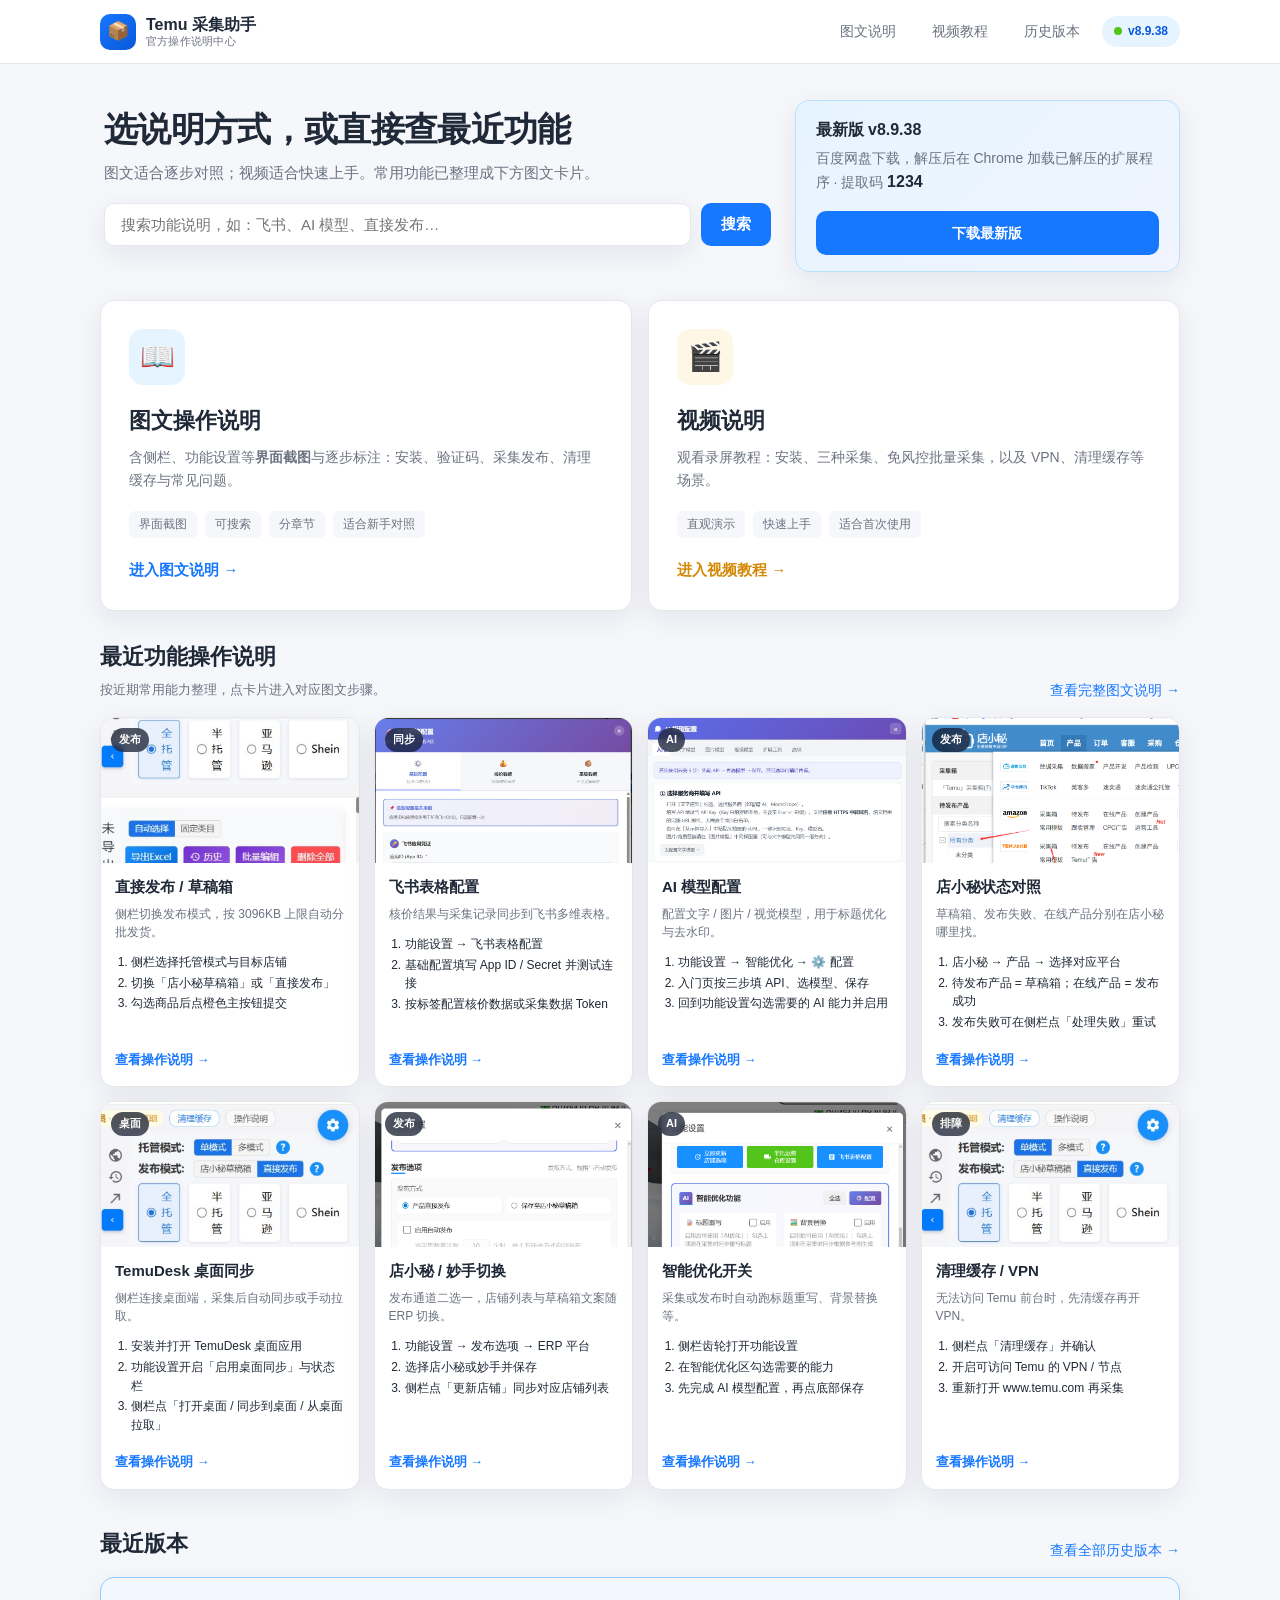
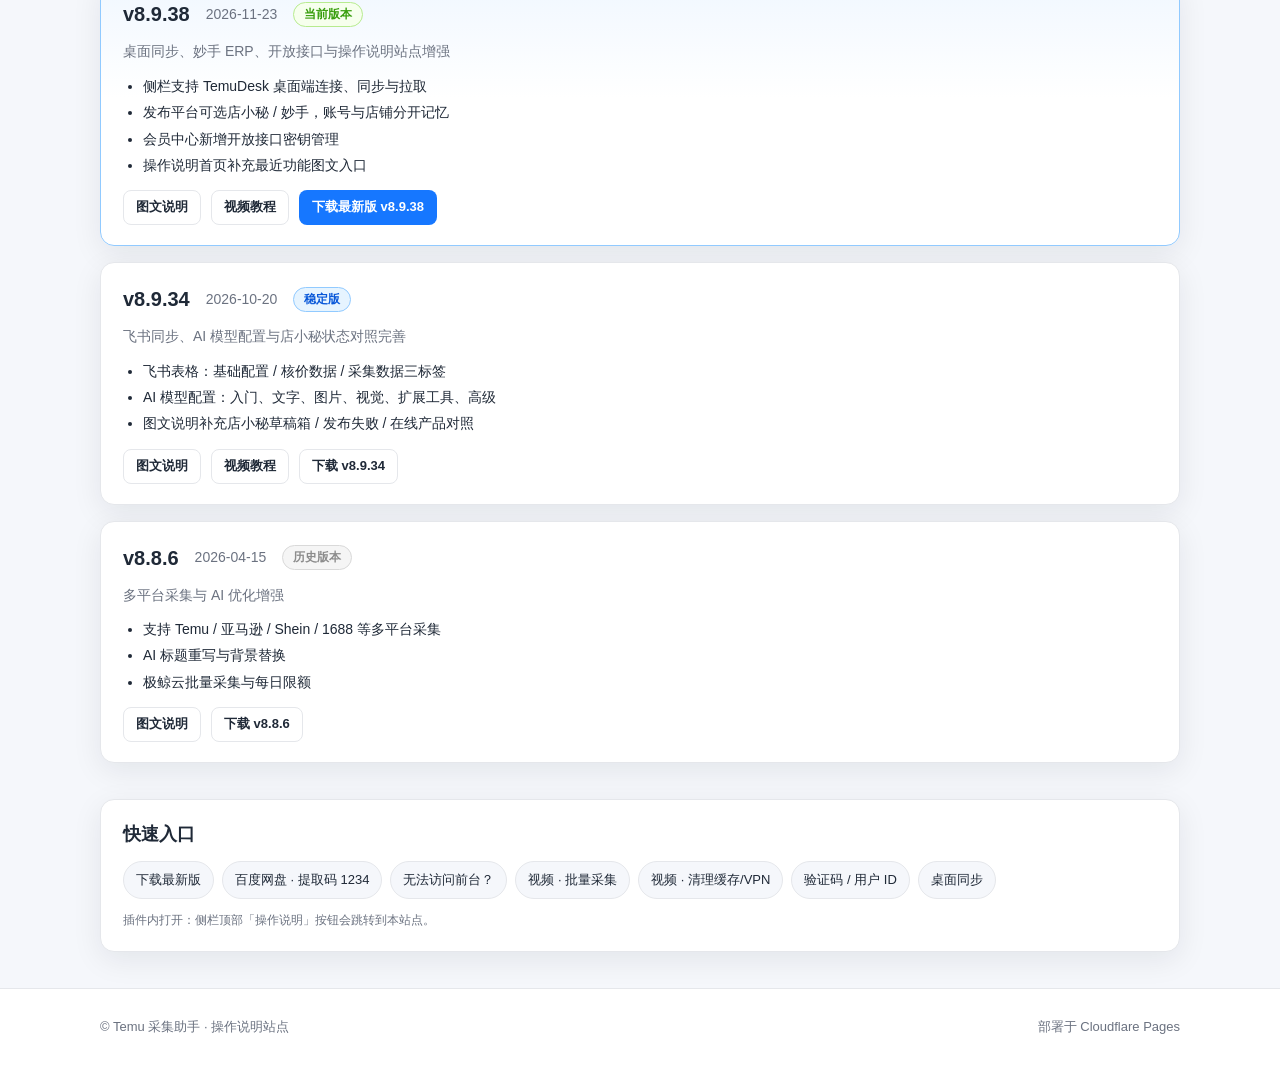
<file: index.html>
<!DOCTYPE html>
<html lang="zh-CN">
<head>
  <meta charset="UTF-8" />
  <meta name="viewport" content="width=device-width, initial-scale=1.0" />
  <meta name="description" content="Temu 采集助手操作说明 — 图文教程、视频教程、最近功能与历史版本" />
  <title>Temu 采集助手 · 操作说明</title>
  <link rel="stylesheet" href="css/style.css" />
</head>
<body data-page="home">
  <header class="site-header">
    <div class="container">
      <a class="brand" href="index.html">
        <span class="brand-icon">📦</span>
        <span class="brand-text">
          <span class="brand-name">Temu 采集助手</span>
          <span class="brand-sub">官方操作说明中心</span>
        </span>
      </a>
      <nav class="nav-links">
        <a href="guide/article.html">图文说明</a>
        <a href="guide/video.html">视频教程</a>
        <a href="versions/">历史版本</a>
        <span class="version-pill" id="current-version"><span class="dot"></span> 加载中</span>
      </nav>
    </div>
  </header>

  <main>
    <section class="hero hero-home container">
      <div class="hero-main">
        <h1>选说明方式，或直接查最近功能</h1>
        <p>图文适合逐步对照；视频适合快速上手。常用功能已整理成下方图文卡片。</p>
        <form class="home-search" action="guide/article.html" method="get" role="search">
          <input class="home-search-input" type="search" name="q" placeholder="搜索功能说明，如：飞书、AI 模型、直接发布…" autocomplete="off" />
          <button class="home-search-btn" type="submit">搜索</button>
        </form>
      </div>
      <aside class="hero-aside" id="latest-download-panel" aria-label="最新版下载"></aside>
    </section>

    <section class="container home-choices">
      <div class="choice-grid">
        <a class="choice-card article" href="guide/article.html">
          <div class="choice-icon">📖</div>
          <h2>图文操作说明</h2>
          <p>含侧栏、功能设置等<strong>界面截图</strong>与逐步标注：安装、验证码、采集发布、清理缓存与常见问题。</p>
          <div class="choice-tags">
            <span class="tag">界面截图</span>
            <span class="tag">可搜索</span>
            <span class="tag">分章节</span>
            <span class="tag">适合新手对照</span>
          </div>
          <span class="choice-cta">进入图文说明 →</span>
        </a>

        <a class="choice-card video" href="guide/video.html">
          <div class="choice-icon">🎬</div>
          <h2>视频说明</h2>
          <p>观看录屏教程：安装、三种采集、免风控批量采集，以及 VPN、清理缓存等场景。</p>
          <div class="choice-tags">
            <span class="tag">直观演示</span>
            <span class="tag">快速上手</span>
            <span class="tag">适合首次使用</span>
          </div>
          <span class="choice-cta">进入视频教程 →</span>
        </a>
      </div>
    </section>

    <section class="section container" id="recent-features">
      <div class="section-header">
        <div>
          <h2>最近功能操作说明</h2>
          <p class="section-desc">按近期常用能力整理，点卡片进入对应图文步骤。</p>
        </div>
        <a href="guide/article.html">查看完整图文说明 →</a>
      </div>
      <div class="feature-card-grid" id="home-feature-list">
        <p class="version-summary">正在加载功能说明…</p>
      </div>
    </section>

    <section class="section container">
      <div class="section-header">
        <h2>最近版本</h2>
        <a href="versions/">查看全部历史版本 →</a>
      </div>
      <div class="version-list" id="home-version-list">
        <p class="version-summary">正在加载版本信息…</p>
      </div>
    </section>

    <section class="section container">
      <div class="quick-grid">
        <h2>快速入口</h2>
        <div class="quick-chips">
          <a class="quick-chip" href="versions/">下载最新版</a>
          <a class="quick-chip" href="https://pan.baidu.com/s/1vOCE_M9bs8p2WjL3Edbl8A?pwd=1234" target="_blank" rel="noopener">百度网盘 · 提取码 1234</a>
          <a class="quick-chip" href="guide/article.html#troubleshoot">无法访问前台？</a>
          <a class="quick-chip" href="guide/video.html#video-batch">视频 · 批量采集</a>
          <a class="quick-chip" href="guide/video.html#video-troubleshoot">视频 · 清理缓存/VPN</a>
          <a class="quick-chip" href="guide/article.html#verify">验证码 / 用户 ID</a>
          <a class="quick-chip" href="guide/article.html#desktop-bridge">桌面同步</a>
        </div>
        <p class="quick-note">插件内打开：侧栏顶部「操作说明」按钮会跳转到本站点。</p>
      </div>
    </section>
  </main>

  <footer class="site-footer">
    <div class="container">
      <span>© Temu 采集助手 · 操作说明站点</span>
      <span>部署于 Cloudflare Pages</span>
    </div>
  </footer>

  <script src="js/app.js"></script>
</body>
</html>
</file>
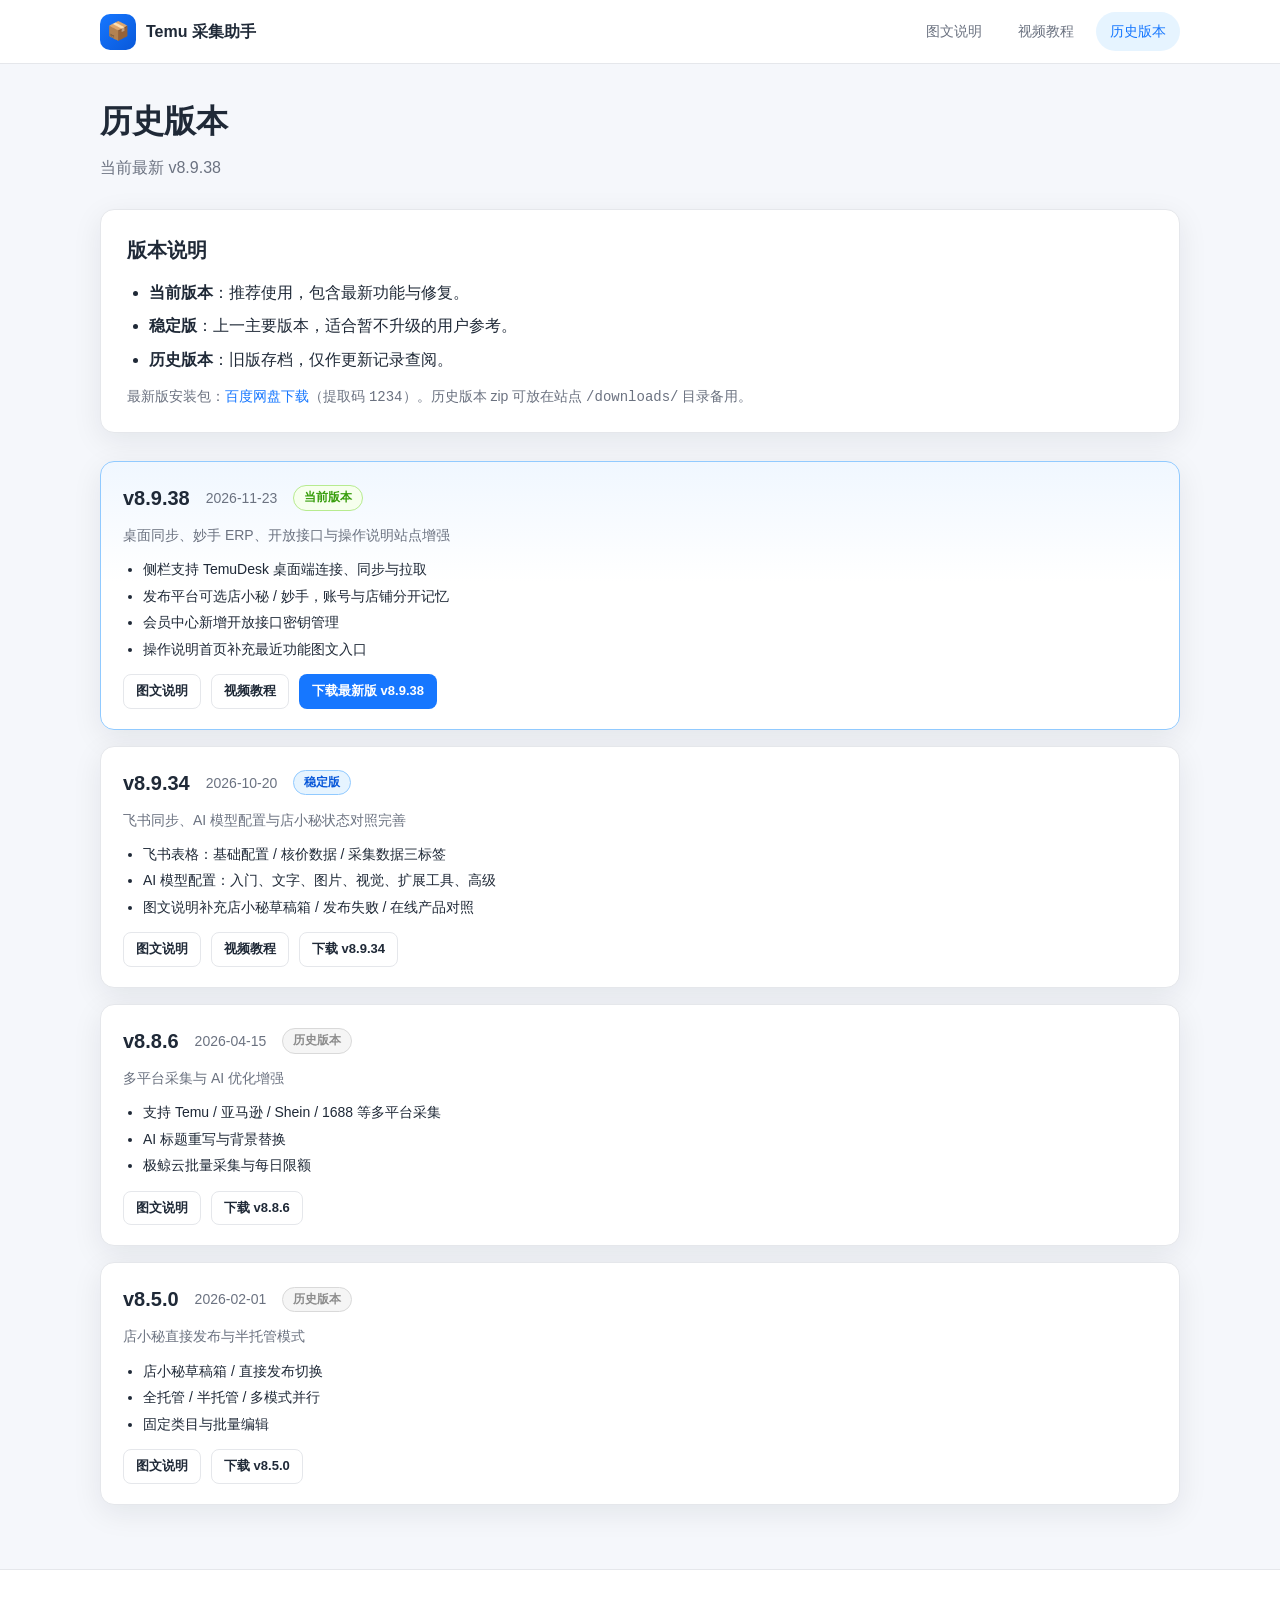
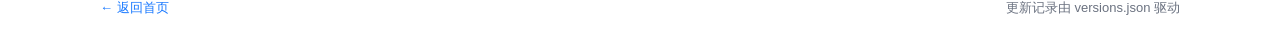
<file: versions/index.html>
<!DOCTYPE html>
<html lang="zh-CN">
<head>
  <meta charset="UTF-8" />
  <meta name="viewport" content="width=device-width, initial-scale=1.0" />
  <meta name="description" content="Temu 采集助手历史版本与更新日志" />
  <title>历史版本 · Temu 采集助手</title>
  <link rel="stylesheet" href="../css/style.css" />
</head>
<body data-page="versions">
  <header class="site-header">
    <div class="container">
      <a class="brand" href="../index.html">
        <span class="brand-icon">📦</span>
        <span>Temu 采集助手</span>
      </a>
      <nav class="nav-links">
        <a href="../guide/article.html">图文说明</a>
        <a href="../guide/video.html">视频教程</a>
        <a href="index.html" class="active">历史版本</a>
      </nav>
    </div>
  </header>

  <main class="page-main">
    <div class="container">
      <h1 class="page-title">历史版本</h1>
      <p class="page-desc" id="versions-current">加载中…</p>

      <div class="guide-block" style="margin-bottom:28px;">
        <h2>版本说明</h2>
        <ul>
          <li><strong>当前版本</strong>：推荐使用，包含最新功能与修复。</li>
          <li><strong>稳定版</strong>：上一主要版本，适合暂不升级的用户参考。</li>
          <li><strong>历史版本</strong>：旧版存档，仅作更新记录查阅。</li>
        </ul>
        <p style="margin:12px 0 0;font-size:14px;color:var(--text-secondary);">
          最新版安装包：<a href="https://pan.baidu.com/s/1vOCE_M9bs8p2WjL3Edbl8A?pwd=1234" target="_blank" rel="noopener">百度网盘下载</a>（提取码 <code>1234</code>）。历史版本 zip 可放在站点 <code>/downloads/</code> 目录备用。
        </p>
      </div>

      <div class="version-list" id="all-version-list">
        <p class="version-summary">正在加载…</p>
      </div>
    </div>
  </main>

  <footer class="site-footer">
    <div class="container">
      <a href="../index.html">← 返回首页</a>
      <span>更新记录由 versions.json 驱动</span>
    </div>
  </footer>

  <script src="../js/app.js"></script>
</body>
</html>
</file>
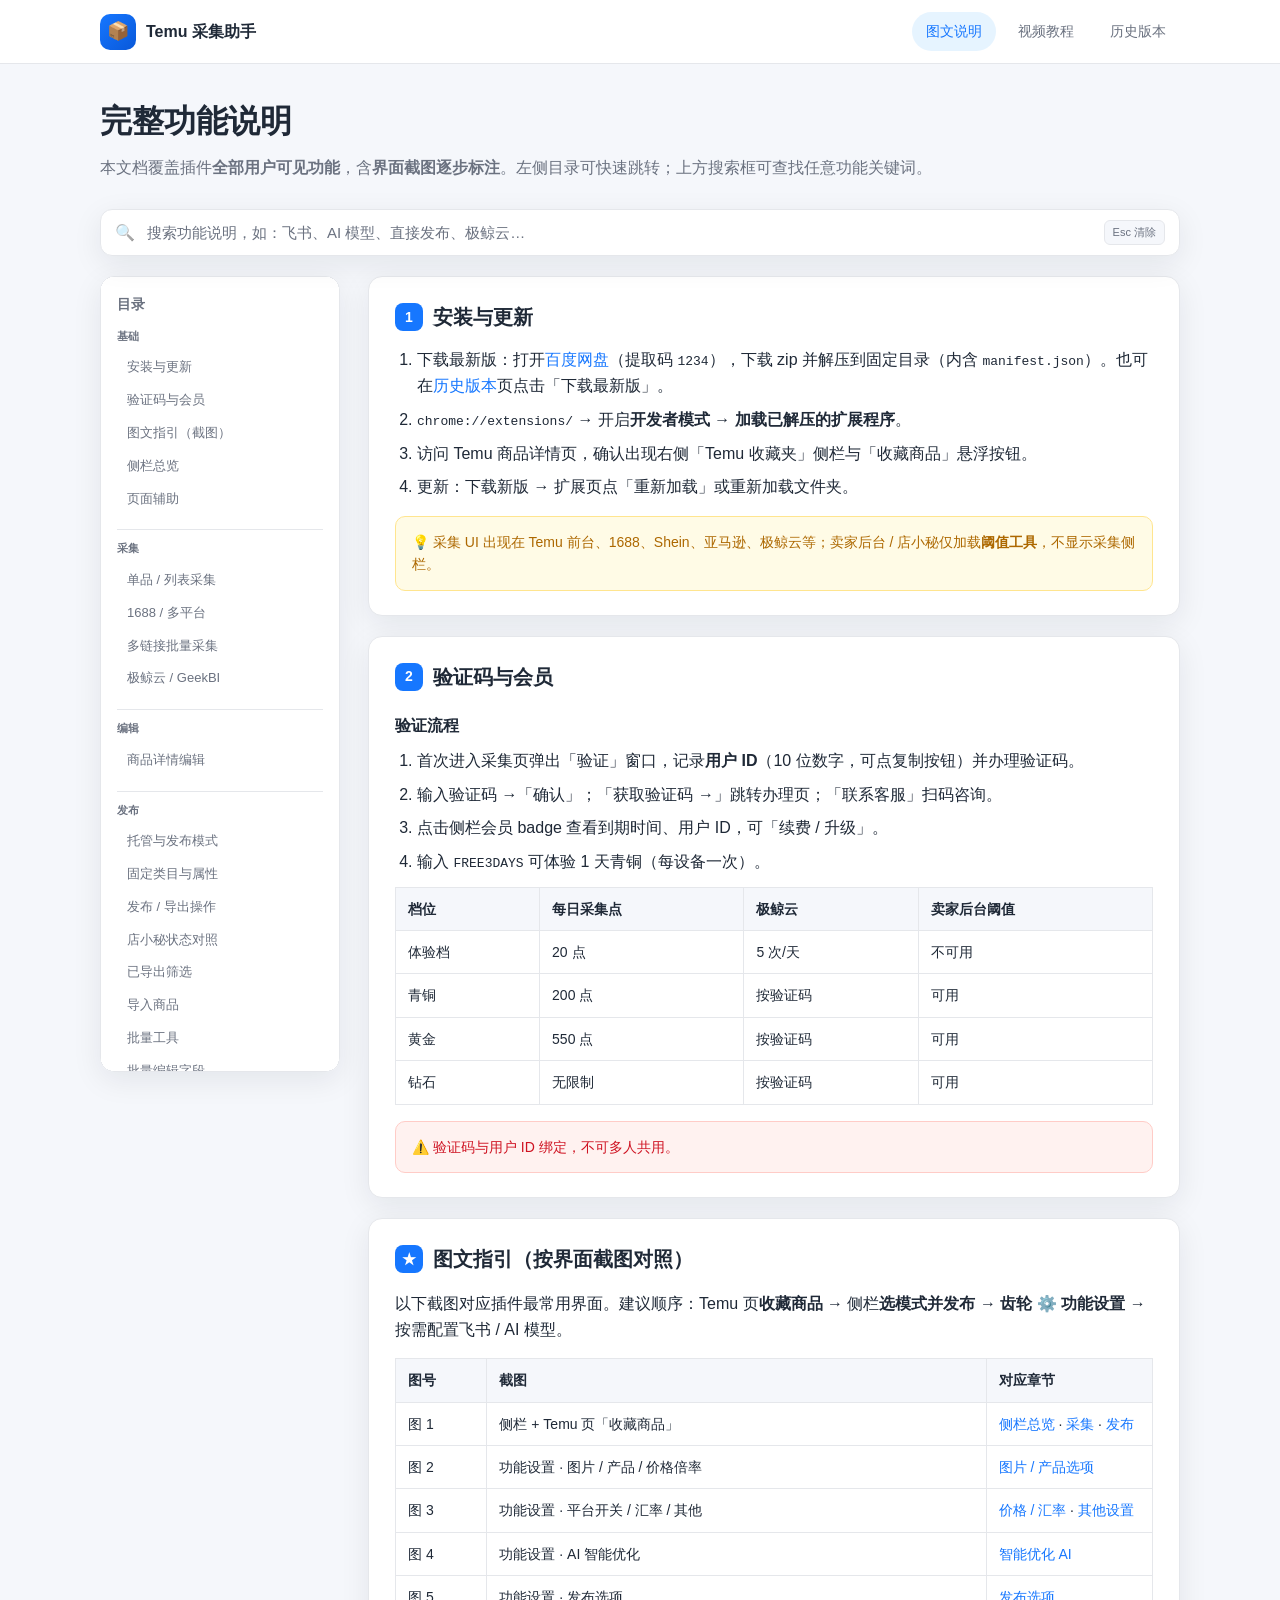
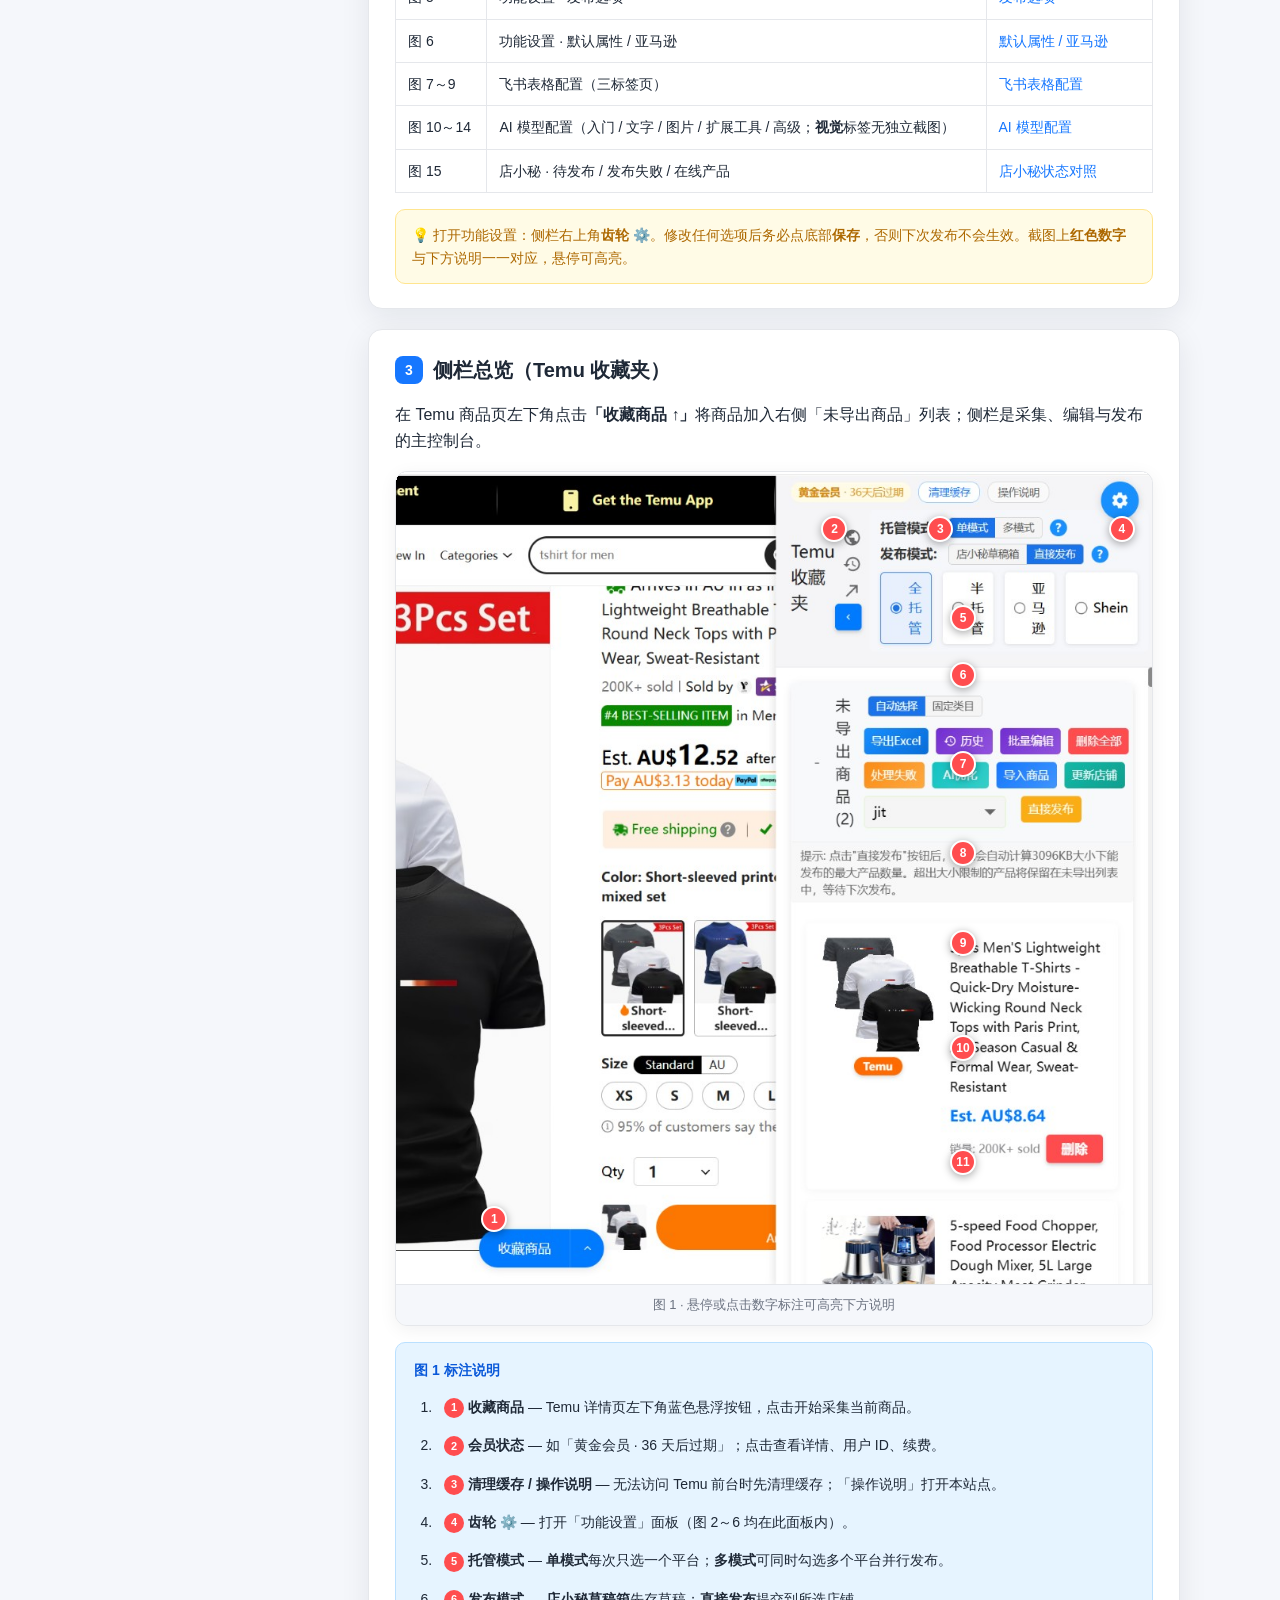
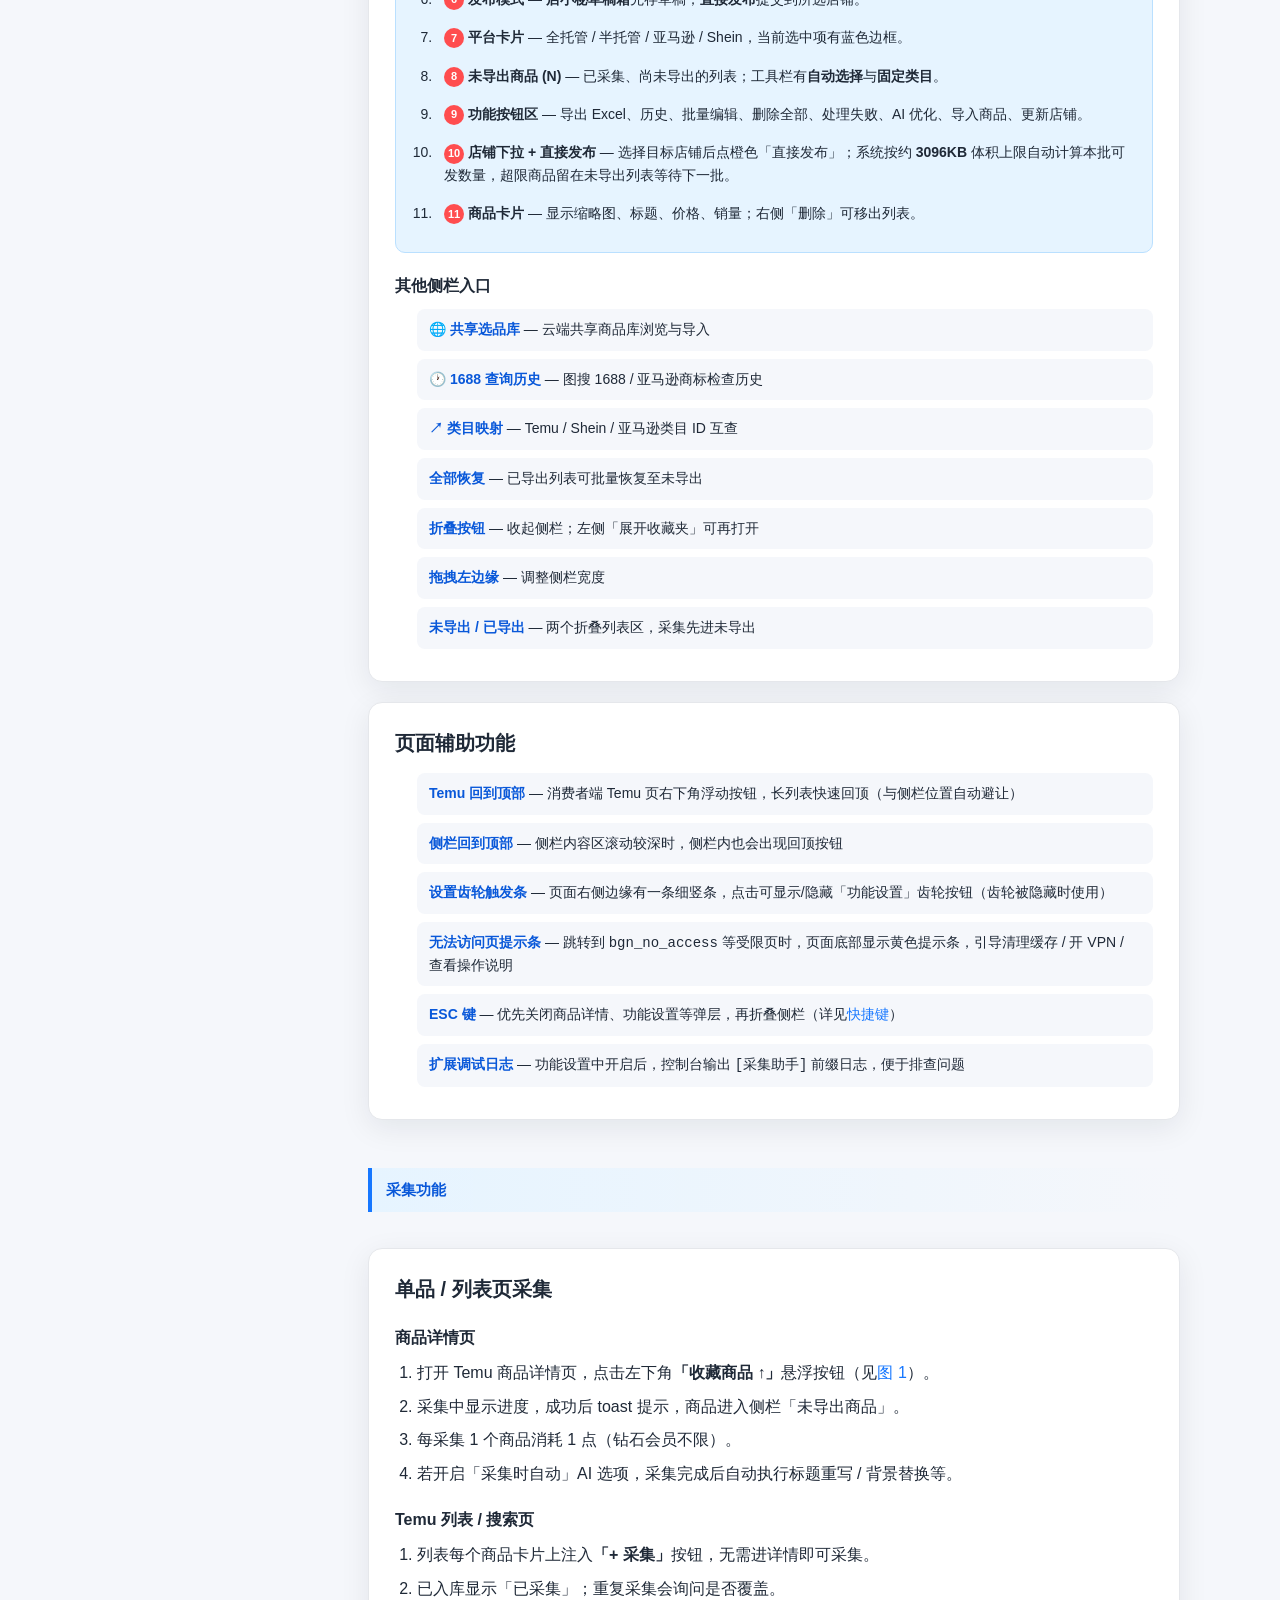
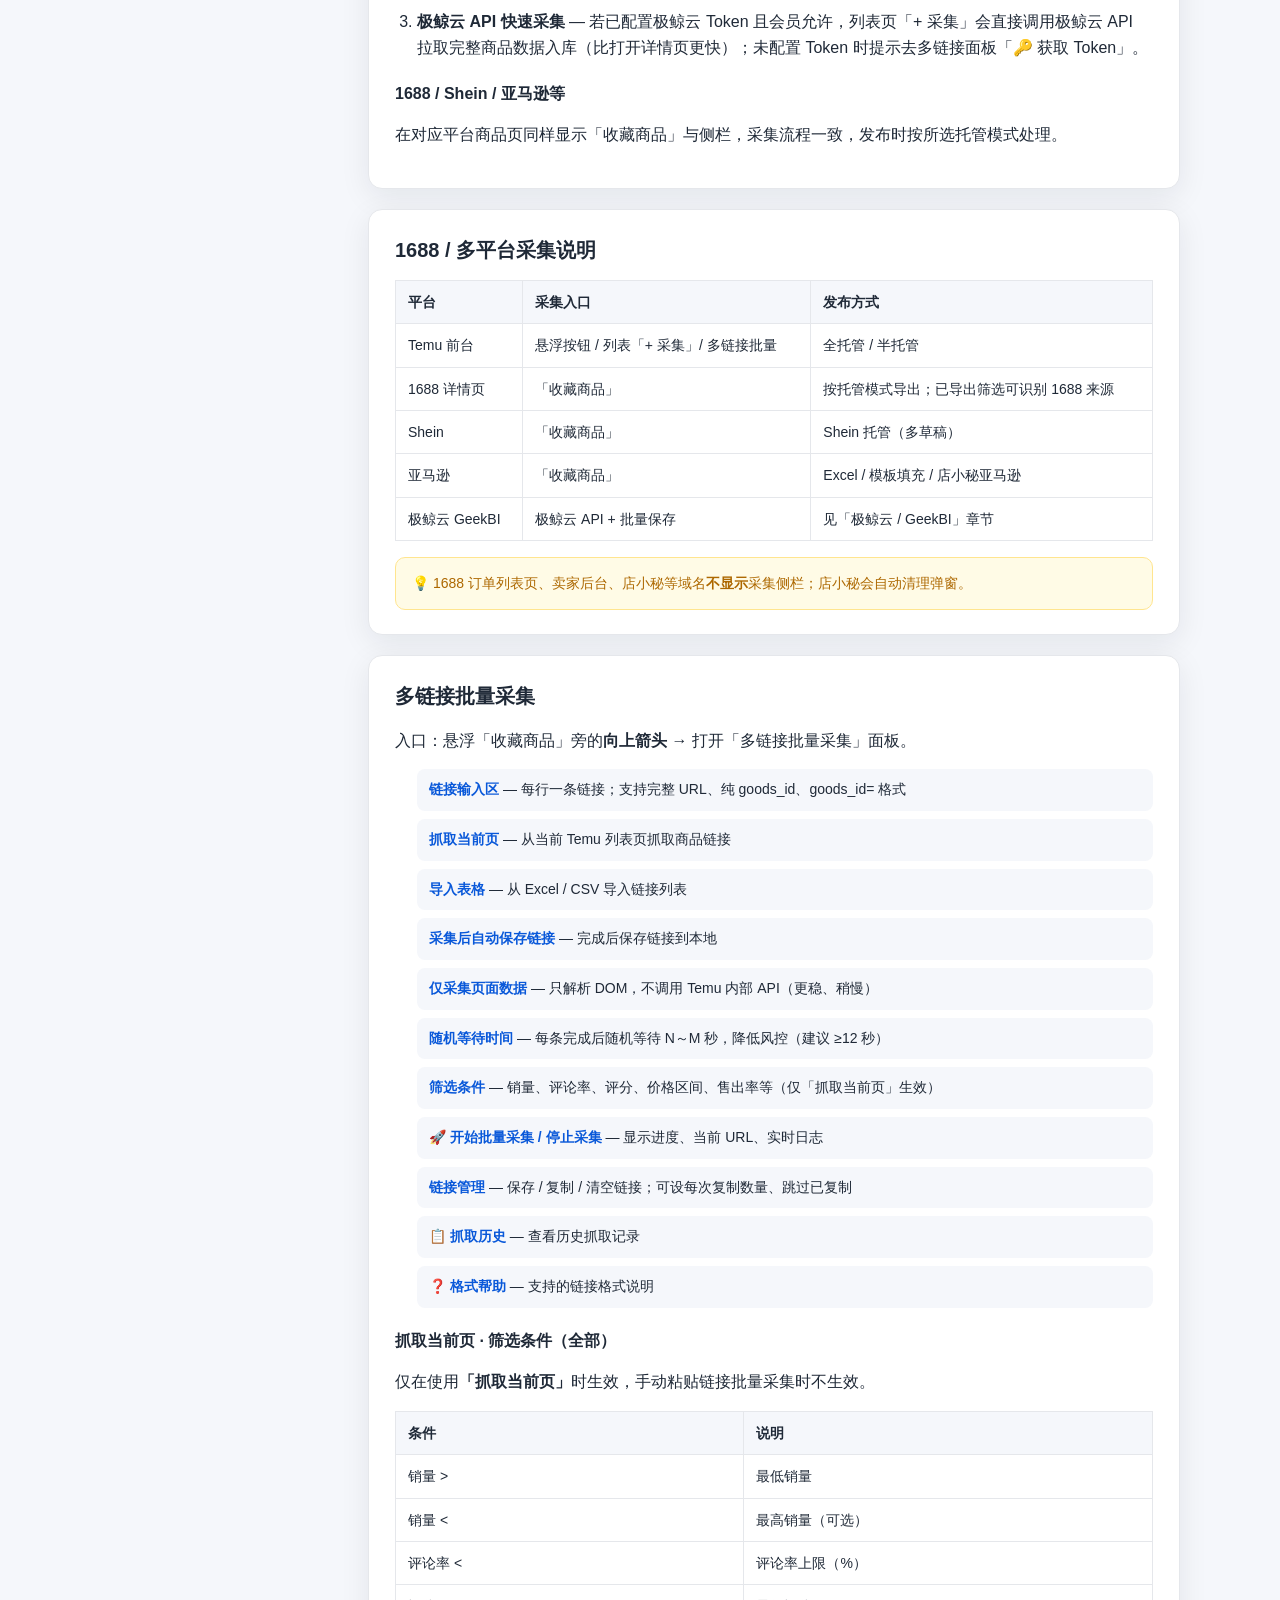
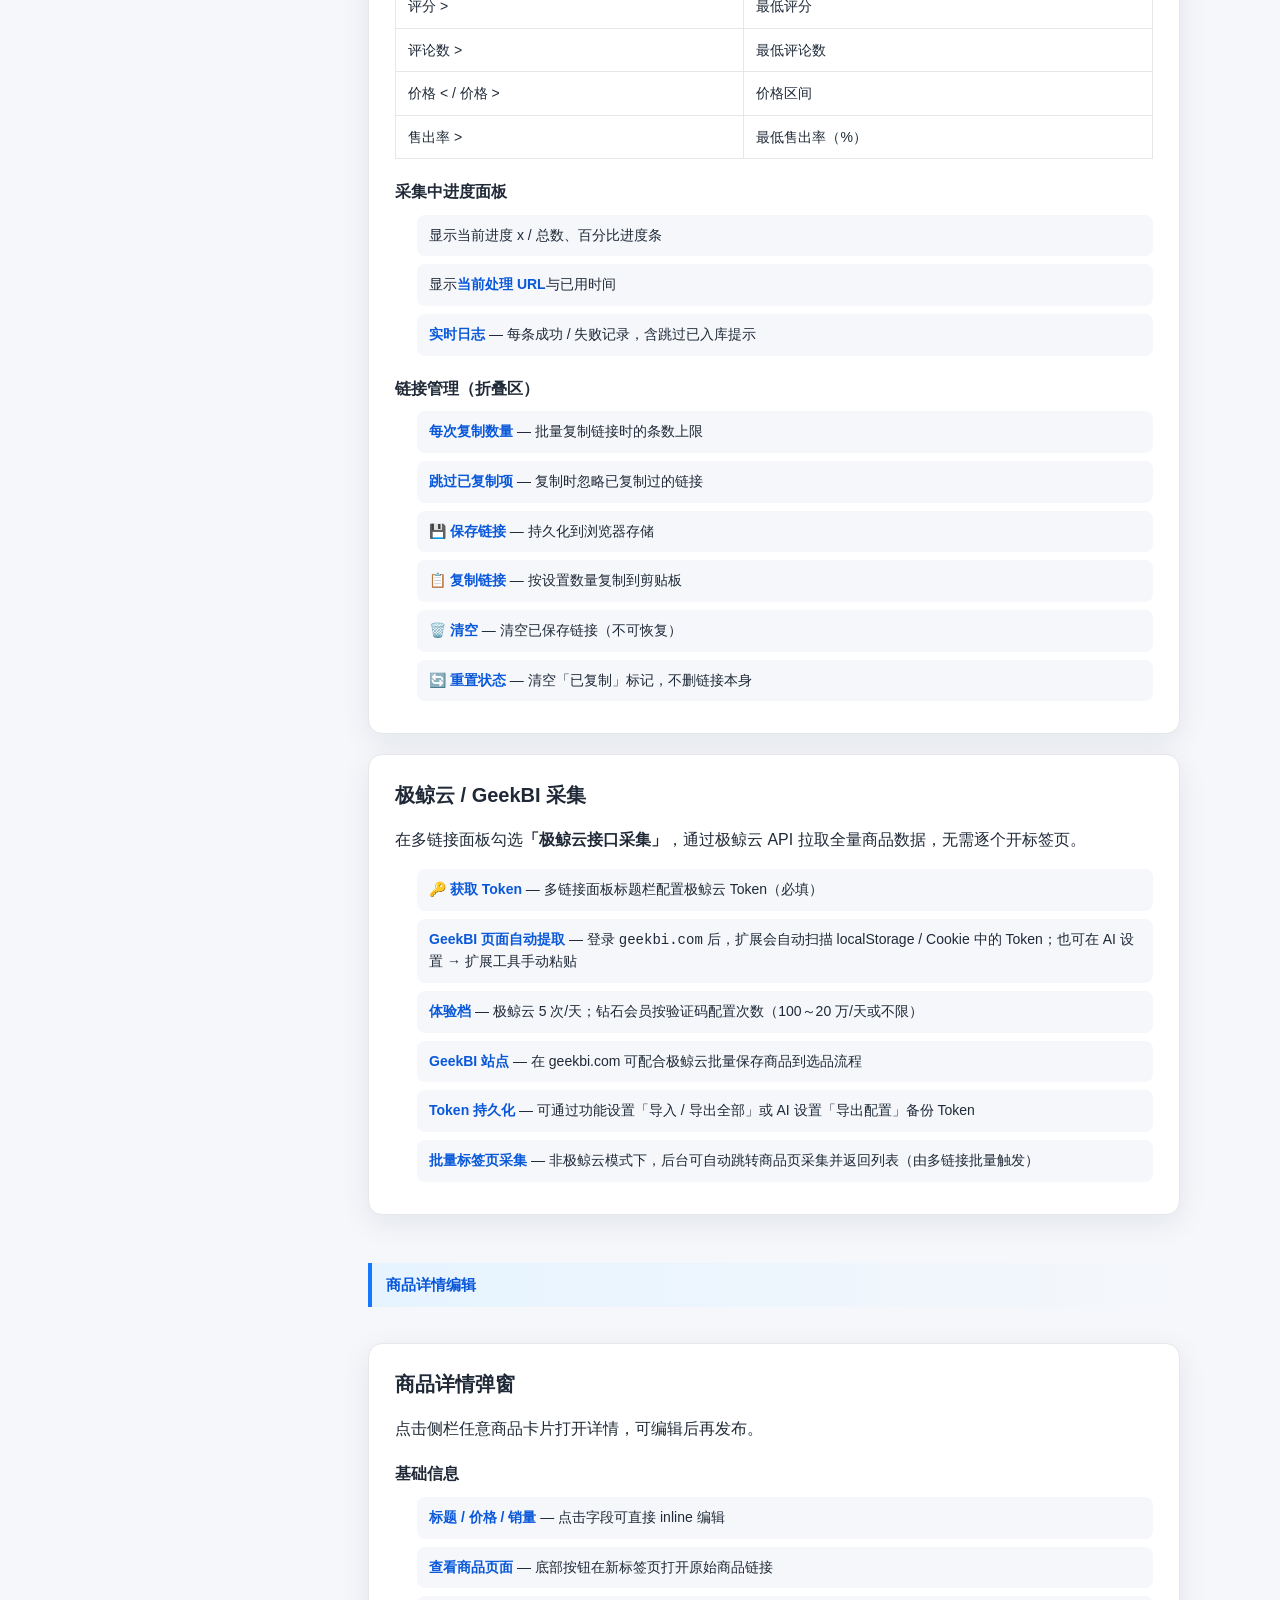
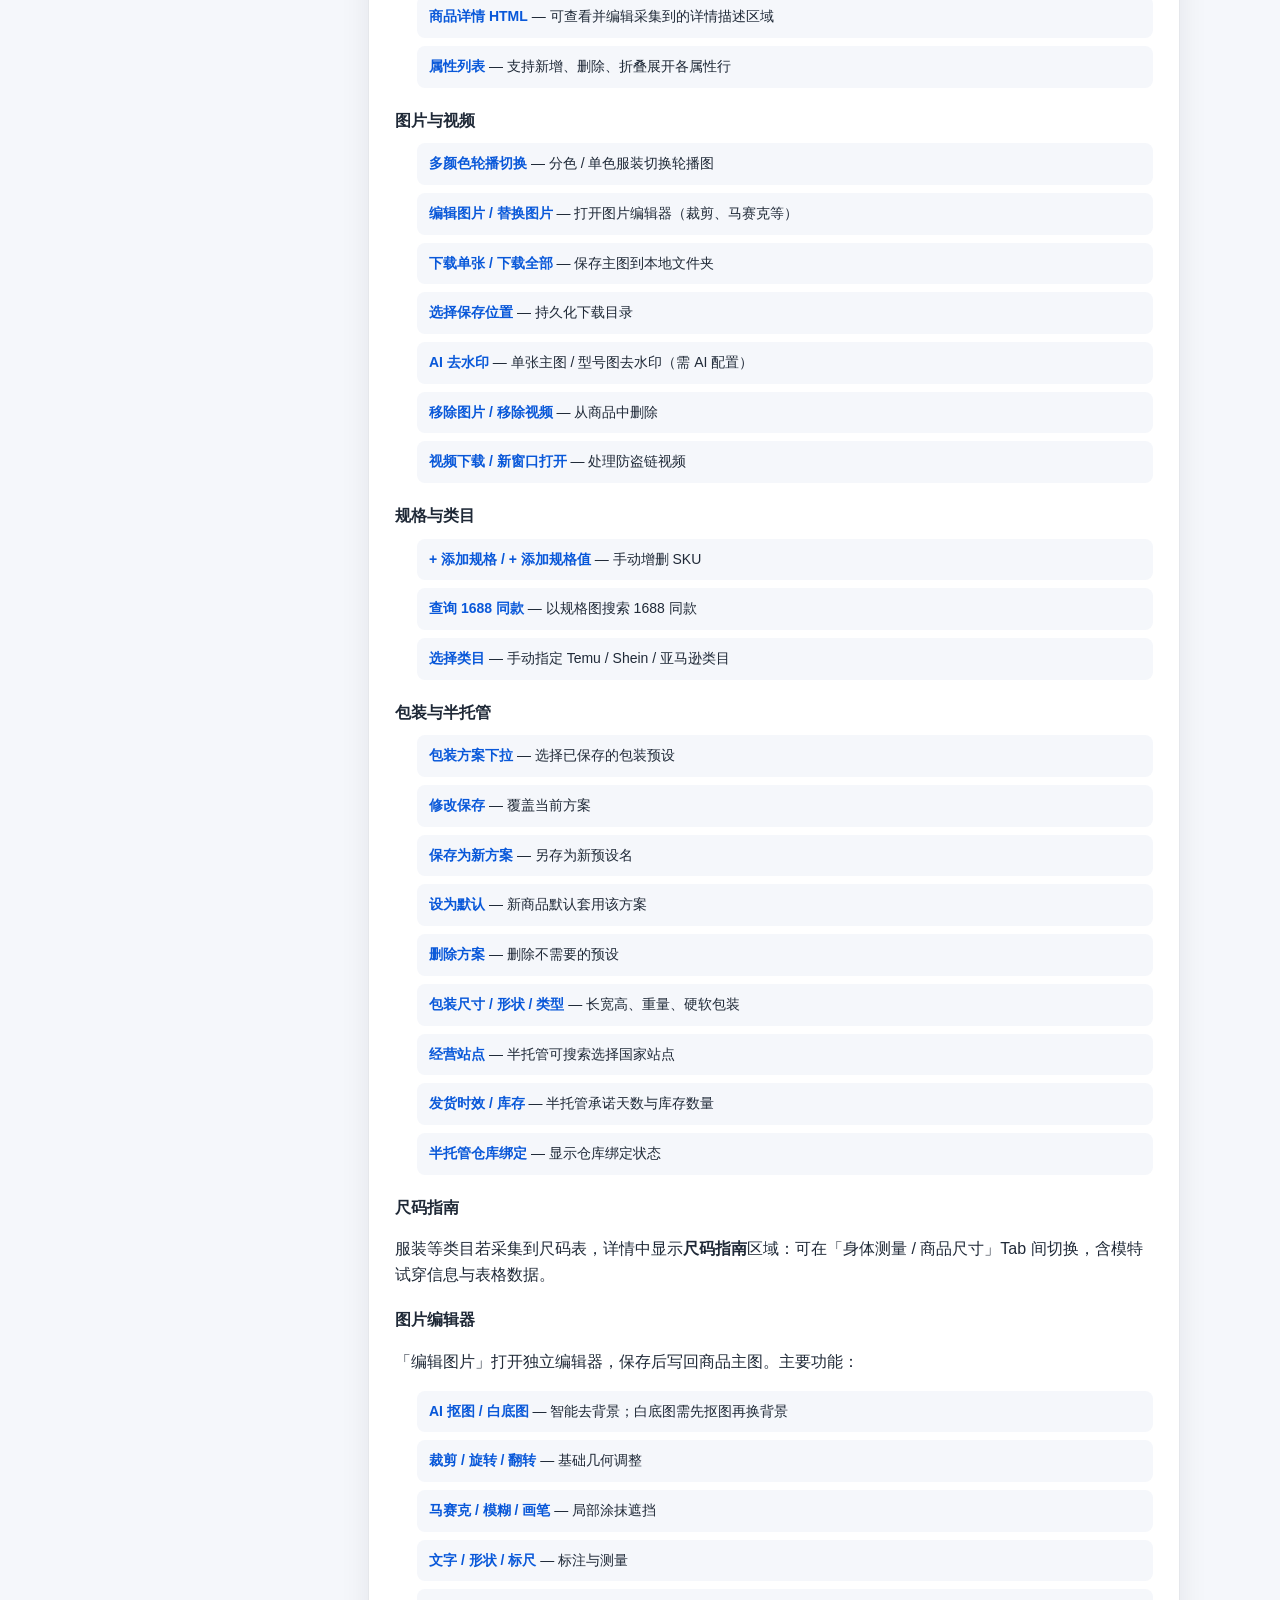
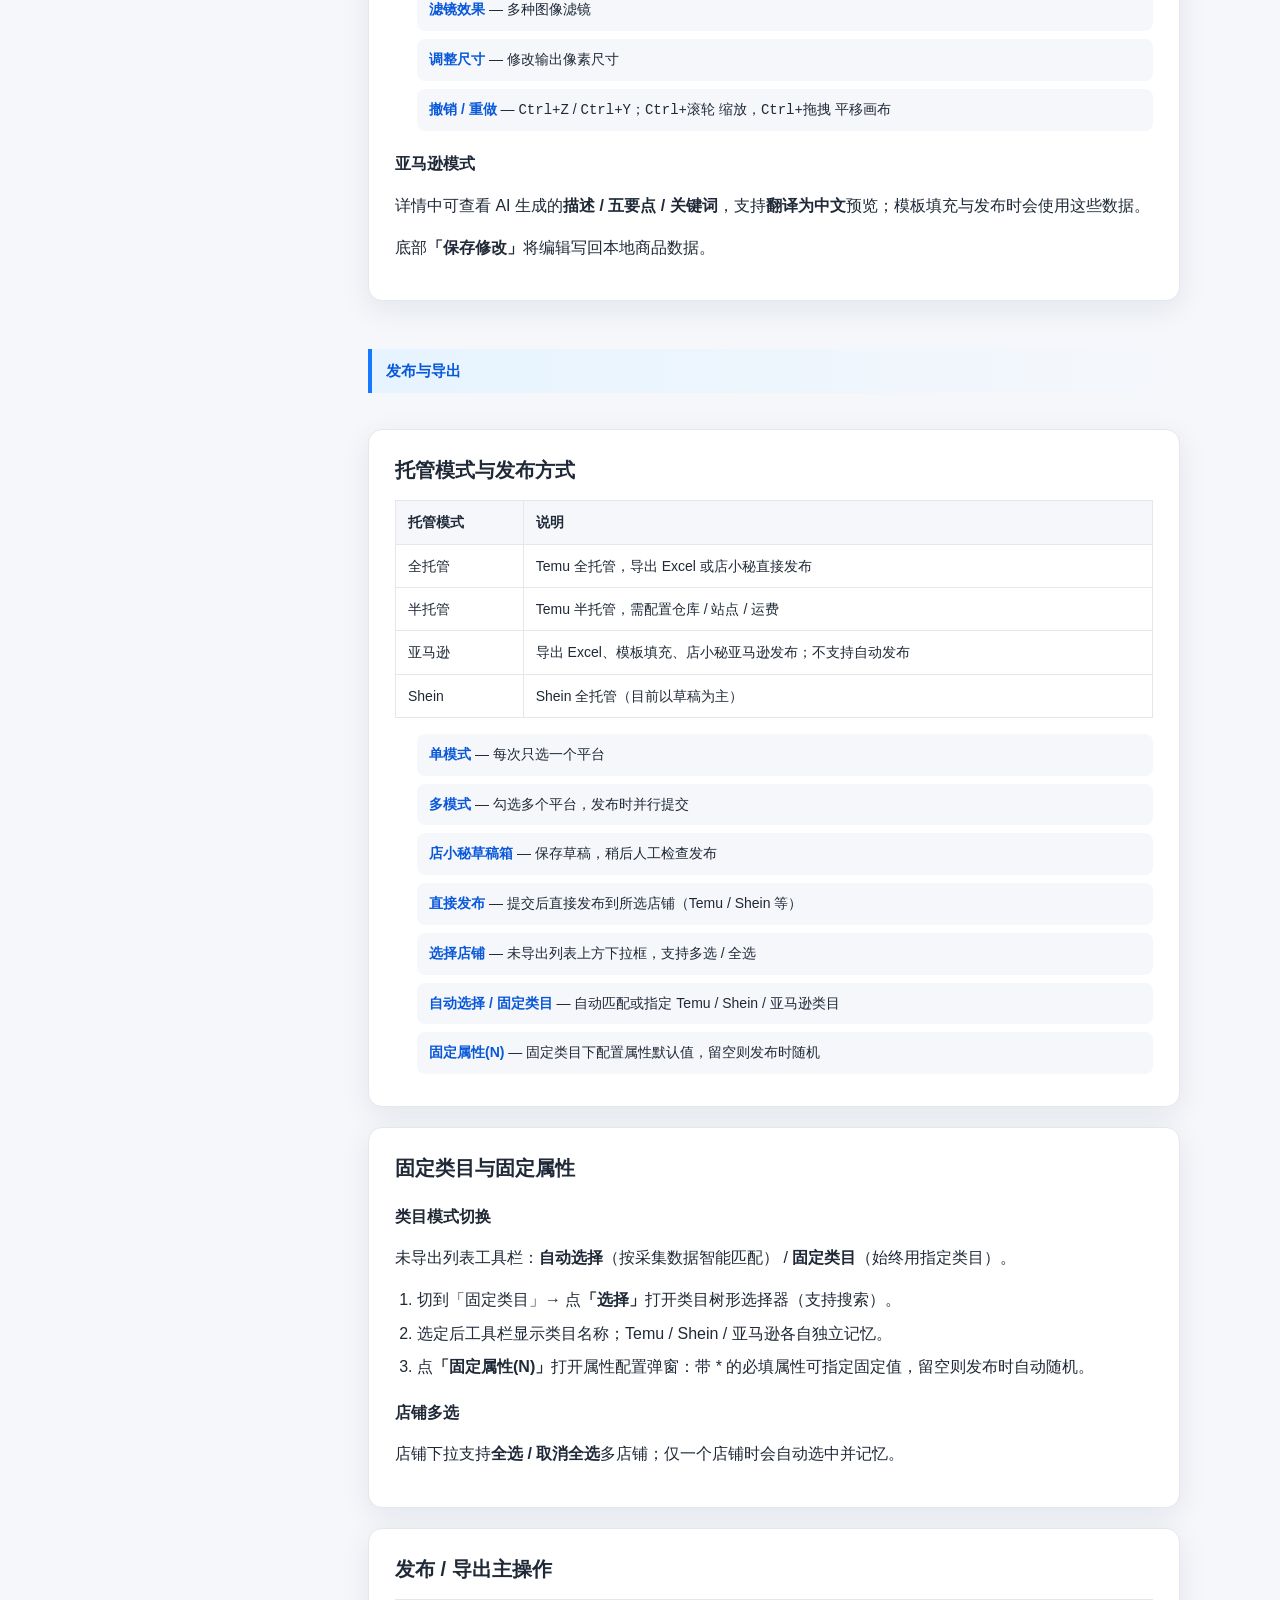
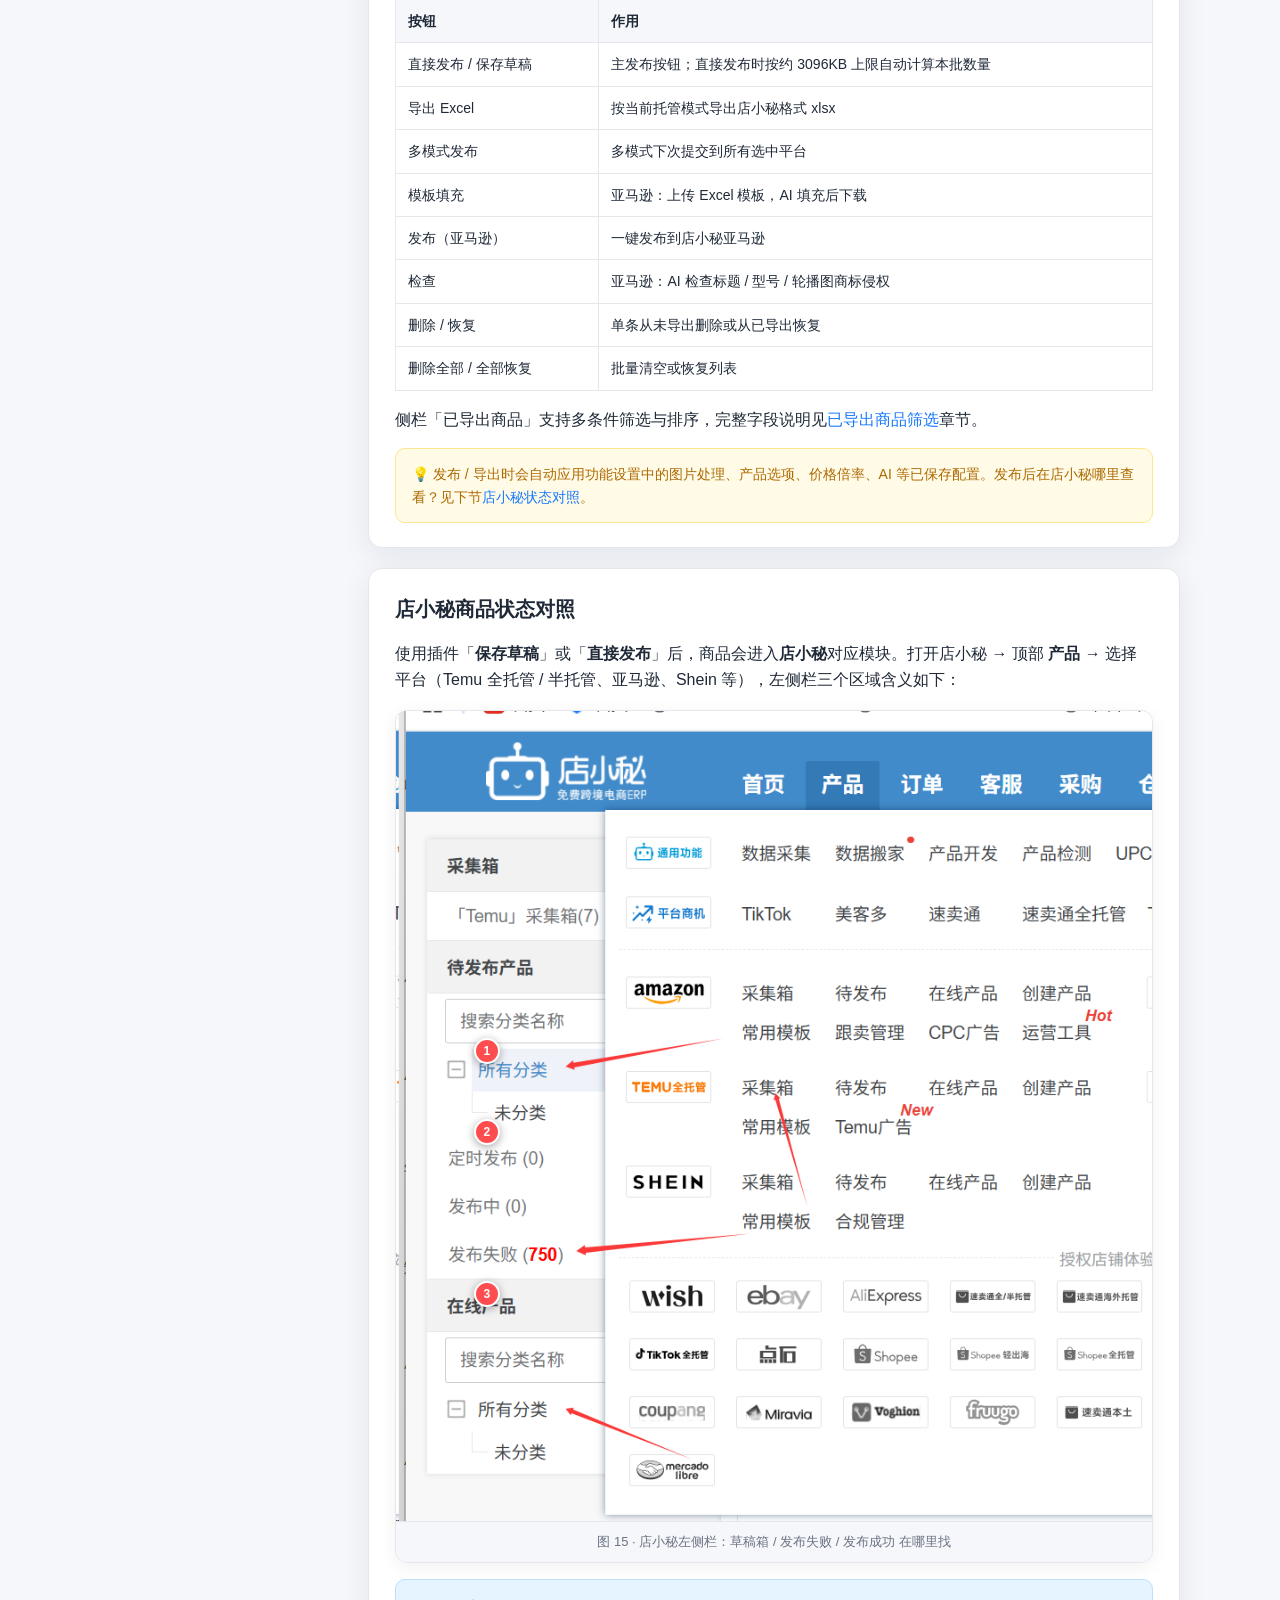
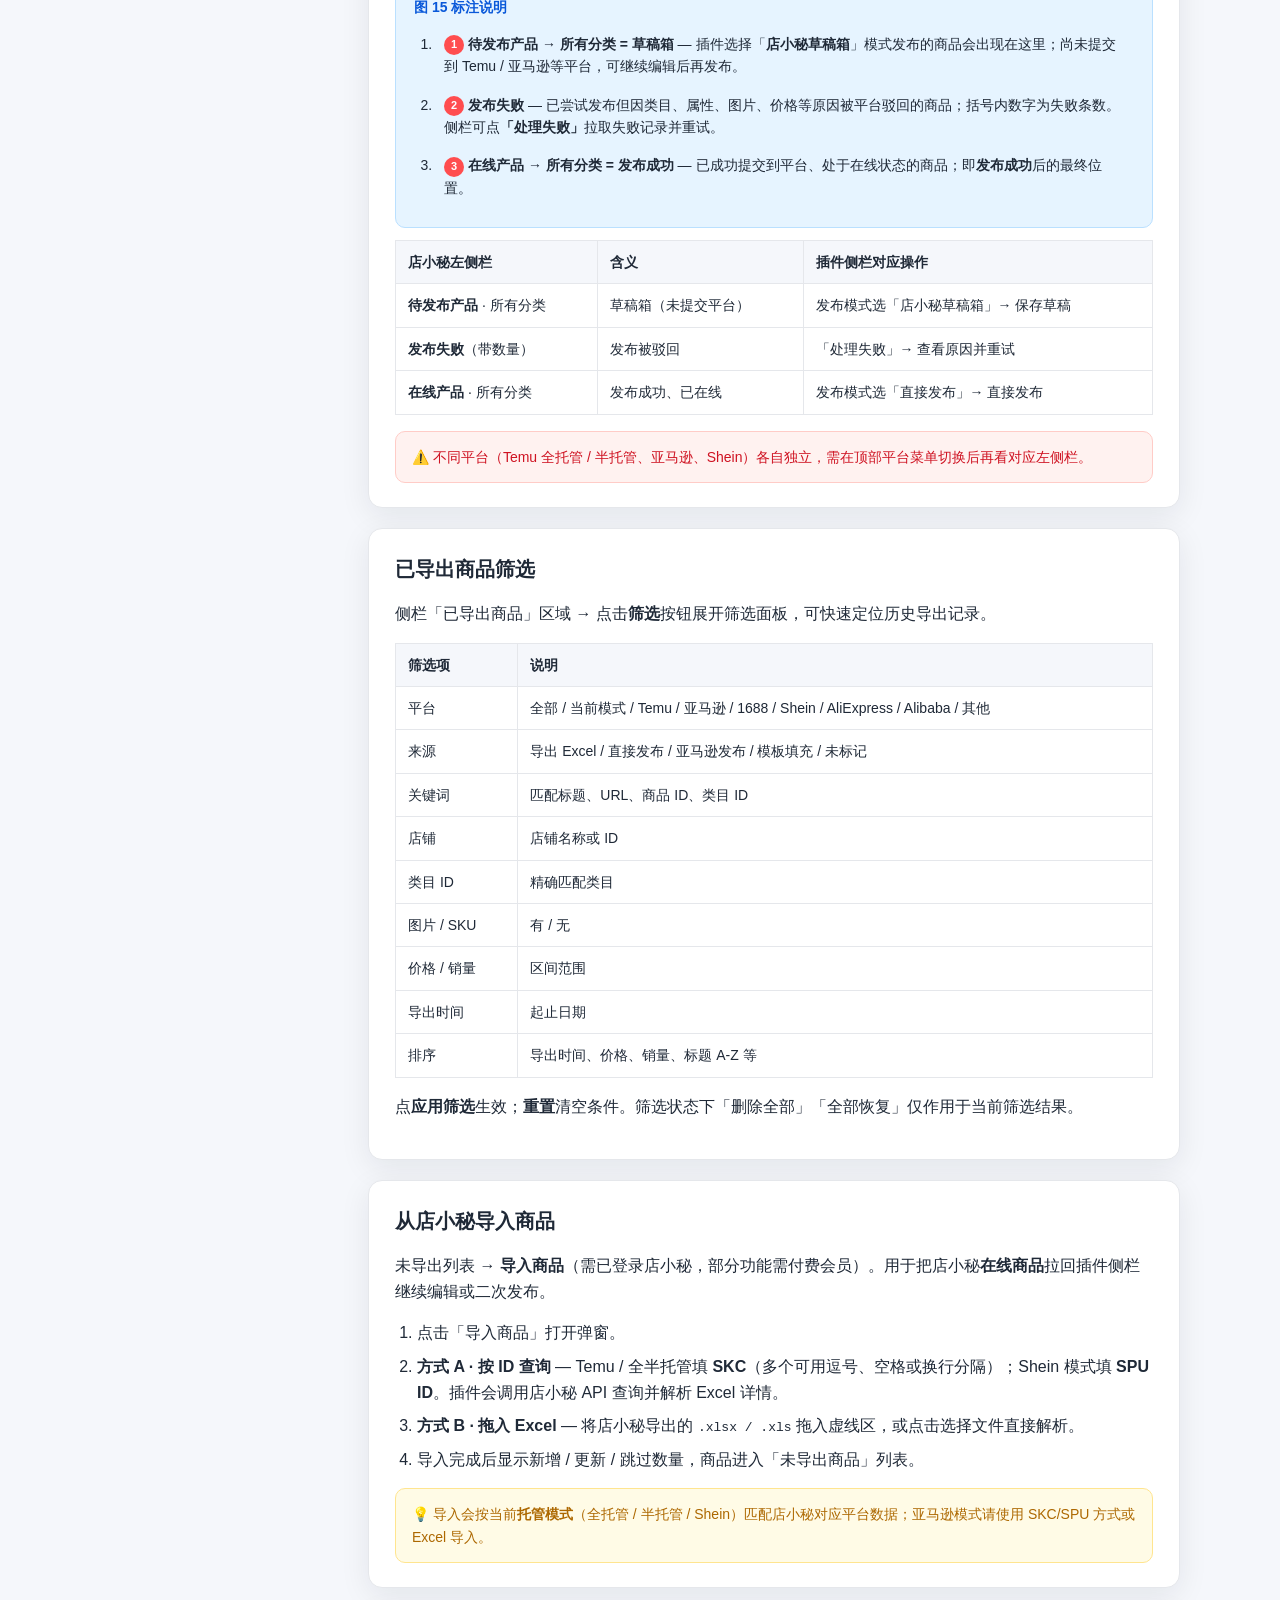
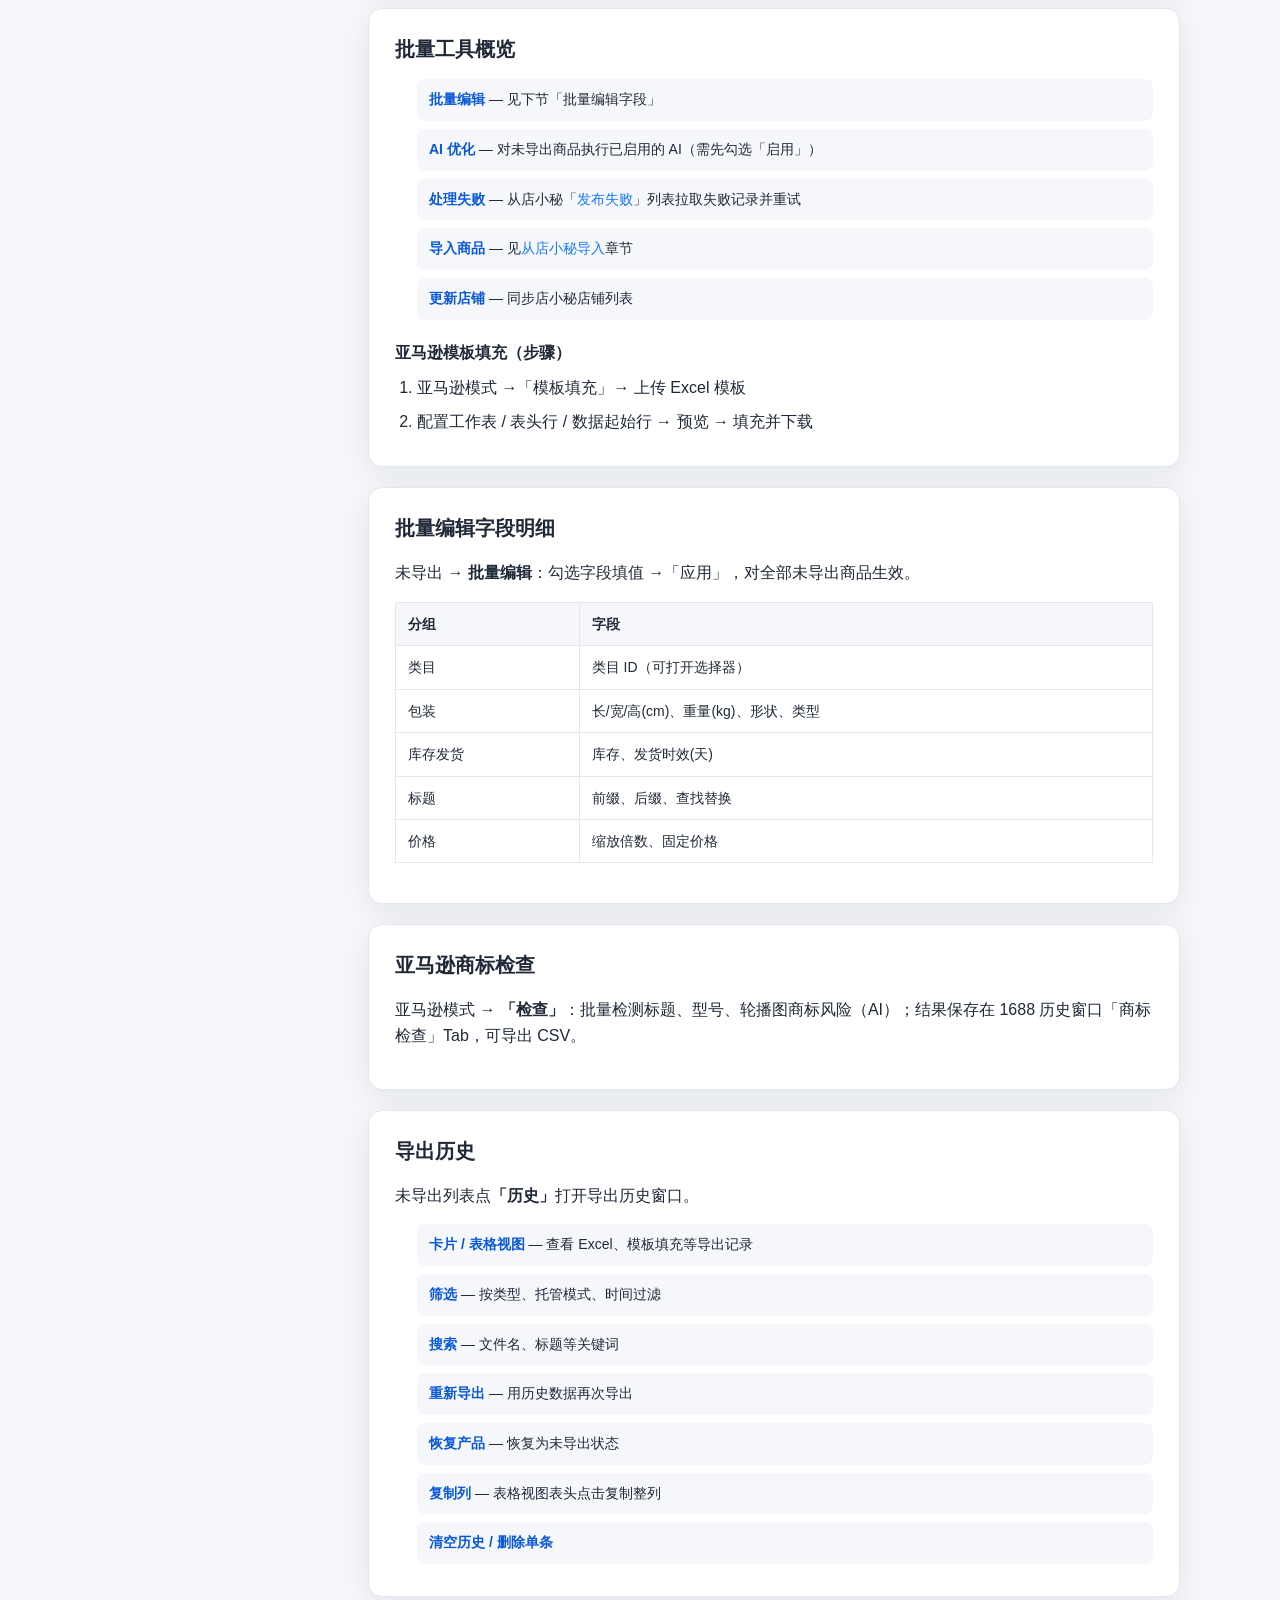
<file: guide/article.html>
<!DOCTYPE html>
<html lang="zh-CN">
<head>
  <meta charset="UTF-8" />
  <meta name="viewport" content="width=device-width, initial-scale=1.0" />
  <meta name="description" content="Temu 采集助手完整功能图文说明" />
  <title>完整功能说明 · Temu 采集助手</title>
  <link rel="stylesheet" href="../css/style.css" />
</head>
<body data-page="article">
  <header class="site-header">
    <div class="container">
      <a class="brand" href="../index.html">
        <span class="brand-icon">📦</span>
        <span>Temu 采集助手</span>
      </a>
      <nav class="nav-links">
        <a href="article.html" class="active">图文说明</a>
        <a href="video.html">视频教程</a>
        <a href="../versions/">历史版本</a>
      </nav>
    </div>
  </header>

  <main class="page-main">
    <div class="container">
      <h1 class="page-title">完整功能说明</h1>
      <p class="page-desc">本文档覆盖插件<strong>全部用户可见功能</strong>，含<strong>界面截图逐步标注</strong>。左侧目录可快速跳转；上方搜索框可查找任意功能关键词。</p>

      <div class="guide-search-wrap">
        <div class="guide-search">
          <span class="guide-search-icon" aria-hidden="true">🔍</span>
          <input type="search" id="guide-search-input" class="guide-search-input" placeholder="搜索功能说明，如：飞书、AI 模型、直接发布、极鲸云…" autocomplete="off" enterkeyhint="search" />
          <kbd class="guide-search-kbd">Esc 清除</kbd>
        </div>
        <div class="guide-search-results" id="guide-search-results" hidden></div>
      </div>

      <div class="guide-layout">
        <aside class="guide-toc">
          <h3>目录</h3>
          <div class="toc-group">基础</div>
          <a href="#install">安装与更新</a>
          <a href="#verify">验证码与会员</a>
          <a href="#guide-visual">图文指引（截图）</a>
          <a href="#sidebar">侧栏总览</a>
          <a href="#page-helpers">页面辅助</a>
          <div class="toc-group">采集</div>
          <a href="#collect-single">单品 / 列表采集</a>
          <a href="#collect-multiplatform">1688 / 多平台</a>
          <a href="#collect-batch">多链接批量采集</a>
          <a href="#geekbi">极鲸云 / GeekBI</a>
          <div class="toc-group">编辑</div>
          <a href="#detail">商品详情编辑</a>
          <div class="toc-group">发布</div>
          <a href="#publish-mode">托管与发布模式</a>
          <a href="#fixed-category">固定类目与属性</a>
          <a href="#publish-ops">发布 / 导出操作</a>
          <a href="#dianxiaomi-status">店小秘状态对照</a>
          <a href="#exported-filter">已导出筛选</a>
          <a href="#import-products">导入商品</a>
          <a href="#batch-ops">批量工具</a>
          <a href="#batch-edit-detail">批量编辑字段</a>
          <a href="#trademark-check">商标检查</a>
          <a href="#export-history">导出历史</a>
          <div class="toc-group">索引</div>
          <a href="#feature-index">功能覆盖索引</a>
          <div class="toc-group">设置</div>
          <a href="#settings-image">图片 / 产品选项</a>
          <a href="#settings-price">价格 / 汇率</a>
          <a href="#settings-ai">智能优化 AI</a>
          <a href="#settings-publish">发布选项</a>
          <a href="#erp-provider">店小秘 / 妙手</a>
          <a href="#desktop-bridge">桌面同步</a>
          <a href="#settings-attr">默认属性 / 亚马逊</a>
          <a href="#settings-warehouse">半托仓库 / 飞书</a>
          <a href="#feishu-config">飞书表格配置</a>
          <a href="#settings-other">其他设置</a>
          <a href="#ai-panel">AI 模型配置</a>
          <div class="toc-group">工具</div>
          <a href="#product-library">共享选品库</a>
          <a href="#history-1688">1688 / 商标历史</a>
          <a href="#category-mapper">类目 ID 映射</a>
          <a href="#shortcuts">快捷键</a>
          <div class="toc-group">卖家后台</div>
          <a href="#threshold">申报价格阈值</a>
          <div class="toc-group">其他</div>
          <a href="#troubleshoot">常见问题</a>
        </aside>

        <div class="guide-content">

          <!-- ===== 基础 ===== -->
          <section class="guide-block" id="install" data-search="安装 下载 百度网盘 解压 加载扩展">
            <h2><span class="step-num">1</span>安装与更新</h2>
            <ol>
              <li>下载最新版：打开<a href="https://pan.baidu.com/s/1vOCE_M9bs8p2WjL3Edbl8A?pwd=1234" target="_blank" rel="noopener">百度网盘</a>（提取码 <code>1234</code>），下载 zip 并解压到固定目录（内含 <code>manifest.json</code>）。也可在<a href="../versions/">历史版本</a>页点击「下载最新版」。</li>
              <li><code>chrome://extensions/</code> → 开启<strong>开发者模式</strong> → <strong>加载已解压的扩展程序</strong>。</li>
              <li>访问 Temu 商品详情页，确认出现右侧「Temu 收藏夹」侧栏与「收藏商品」悬浮按钮。</li>
              <li>更新：下载新版 → 扩展页点「重新加载」或重新加载文件夹。</li>
            </ol>
            <div class="tip-box">💡 采集 UI 出现在 Temu 前台、1688、Shein、亚马逊、极鲸云等；卖家后台 / 店小秘仅加载<strong>阈值工具</strong>，不显示采集侧栏。</div>
          </section>

          <section class="guide-block" id="verify">
            <h2><span class="step-num">2</span>验证码与会员</h2>
            <h3 class="guide-sub">验证流程</h3>
            <ol>
              <li>首次进入采集页弹出「验证」窗口，记录<strong>用户 ID</strong>（10 位数字，可点复制按钮）并办理验证码。</li>
              <li>输入验证码 →「确认」；「获取验证码 →」跳转办理页；「联系客服」扫码咨询。</li>
              <li>点击侧栏会员 badge 查看到期时间、用户 ID，可「续费 / 升级」。</li>
              <li>输入 <code>FREE3DAYS</code> 可体验 1 天青铜（每设备一次）。</li>
            </ol>
            <table class="guide-table">
              <thead><tr><th>档位</th><th>每日采集点</th><th>极鲸云</th><th>卖家后台阈值</th></tr></thead>
              <tbody>
                <tr><td>体验档</td><td>20 点</td><td>5 次/天</td><td>不可用</td></tr>
                <tr><td>青铜</td><td>200 点</td><td>按验证码</td><td>可用</td></tr>
                <tr><td>黄金</td><td>550 点</td><td>按验证码</td><td>可用</td></tr>
                <tr><td>钻石</td><td>无限制</td><td>按验证码</td><td>可用</td></tr>
              </tbody>
            </table>
            <div class="warn-box">⚠️ 验证码与用户 ID 绑定，不可多人共用。</div>
          </section>

          <section class="guide-block" id="guide-visual">
            <h2><span class="step-num">★</span>图文指引（按界面截图对照）</h2>
            <p>以下截图对应插件最常用界面。建议顺序：Temu 页<strong>收藏商品</strong> → 侧栏<strong>选模式并发布</strong> → <strong>齿轮 ⚙️ 功能设置</strong> → 按需配置飞书 / AI 模型。</p>
            <table class="guide-table">
              <thead><tr><th>图号</th><th>截图</th><th>对应章节</th></tr></thead>
              <tbody>
                <tr><td>图 1</td><td>侧栏 + Temu 页「收藏商品」</td><td><a href="#sidebar">侧栏总览</a> · <a href="#collect-single">采集</a> · <a href="#publish-ops">发布</a></td></tr>
                <tr><td>图 2</td><td>功能设置 · 图片 / 产品 / 价格倍率</td><td><a href="#settings-image">图片 / 产品选项</a></td></tr>
                <tr><td>图 3</td><td>功能设置 · 平台开关 / 汇率 / 其他</td><td><a href="#settings-price">价格 / 汇率</a> · <a href="#settings-other">其他设置</a></td></tr>
                <tr><td>图 4</td><td>功能设置 · AI 智能优化</td><td><a href="#settings-ai">智能优化 AI</a></td></tr>
                <tr><td>图 5</td><td>功能设置 · 发布选项</td><td><a href="#settings-publish">发布选项</a></td></tr>
                <tr><td>图 6</td><td>功能设置 · 默认属性 / 亚马逊</td><td><a href="#settings-attr">默认属性 / 亚马逊</a></td></tr>
                <tr><td>图 7～9</td><td>飞书表格配置（三标签页）</td><td><a href="#feishu-config">飞书表格配置</a></td></tr>
                <tr><td>图 10～14</td><td>AI 模型配置（入门 / 文字 / 图片 / 扩展工具 / 高级；<strong>视觉</strong>标签无独立截图）</td><td><a href="#ai-panel">AI 模型配置</a></td></tr>
                <tr><td>图 15</td><td>店小秘 · 待发布 / 发布失败 / 在线产品</td><td><a href="#dianxiaomi-status">店小秘状态对照</a></td></tr>
              </tbody>
            </table>
            <div class="tip-box">💡 打开功能设置：侧栏右上角<strong>齿轮 ⚙️</strong>。修改任何选项后务必点底部<strong>保存</strong>，否则下次发布不会生效。截图上<strong>红色数字</strong>与下方说明一一对应，悬停可高亮。</div>
          </section>

          <section class="guide-block" id="sidebar">
            <h2><span class="step-num">3</span>侧栏总览（Temu 收藏夹）</h2>
            <p>在 Temu 商品页左下角点击<strong>「收藏商品 ↑」</strong>将商品加入右侧「未导出商品」列表；侧栏是采集、编辑与发布的主控制台。</p>
            <figure class="guide-figure" data-figure="fig1">
              <div class="guide-figure-media">
                <img src="../assets/guide/01-sidepanel.png" alt="Temu 收藏夹侧栏与收藏商品按钮" loading="lazy" />
                <span class="guide-pin" style="left:13%;top:92%" data-pin="1">1</span>
                <span class="guide-pin" style="left:58%;top:7%" data-pin="2">2</span>
                <span class="guide-pin" style="left:72%;top:7%" data-pin="3">3</span>
                <span class="guide-pin" style="left:96%;top:7%" data-pin="4">4</span>
                <span class="guide-pin" style="left:75%;top:18%" data-pin="5">5</span>
                <span class="guide-pin" style="left:75%;top:25%" data-pin="6">6</span>
                <span class="guide-pin" style="left:75%;top:36%" data-pin="7">7</span>
                <span class="guide-pin" style="left:75%;top:47%" data-pin="8">8</span>
                <span class="guide-pin" style="left:75%;top:58%" data-pin="9">9</span>
                <span class="guide-pin" style="left:75%;top:71%" data-pin="10">10</span>
                <span class="guide-pin" style="left:75%;top:85%" data-pin="11">11</span>
              </div>
              <figcaption class="guide-caption">图 1 · 悬停或点击数字标注可高亮下方说明</figcaption>
            </figure>
            <div class="guide-callout">
              <div class="guide-callout-title">图 1 标注说明</div>
              <ol class="guide-pin-list" data-figure="fig1">
                <li id="fig1-pin-1" data-pin="1"><strong><span class="pin-num">1</span>收藏商品</strong> — Temu 详情页左下角蓝色悬浮按钮，点击开始采集当前商品。</li>
                <li id="fig1-pin-2" data-pin="2"><strong><span class="pin-num">2</span>会员状态</strong> — 如「黄金会员 · 36 天后过期」；点击查看详情、用户 ID、续费。</li>
                <li id="fig1-pin-3" data-pin="3"><strong><span class="pin-num">3</span>清理缓存 / 操作说明</strong> — 无法访问 Temu 前台时先清理缓存；「操作说明」打开本站点。</li>
                <li id="fig1-pin-4" data-pin="4"><strong><span class="pin-num">4</span>齿轮 ⚙️</strong> — 打开「功能设置」面板（图 2～6 均在此面板内）。</li>
                <li id="fig1-pin-5" data-pin="5"><strong><span class="pin-num">5</span>托管模式</strong> — <strong>单模式</strong>每次只选一个平台；<strong>多模式</strong>可同时勾选多个平台并行发布。</li>
                <li id="fig1-pin-6" data-pin="6"><strong><span class="pin-num">6</span>发布模式</strong> — <strong>店小秘草稿箱</strong>先存草稿；<strong>直接发布</strong>提交到所选店铺。</li>
                <li id="fig1-pin-7" data-pin="7"><strong><span class="pin-num">7</span>平台卡片</strong> — 全托管 / 半托管 / 亚马逊 / Shein，当前选中项有蓝色边框。</li>
                <li id="fig1-pin-8" data-pin="8"><strong><span class="pin-num">8</span>未导出商品 (N)</strong> — 已采集、尚未导出的列表；工具栏有<strong>自动选择</strong>与<strong>固定类目</strong>。</li>
                <li id="fig1-pin-9" data-pin="9"><strong><span class="pin-num">9</span>功能按钮区</strong> — 导出 Excel、历史、批量编辑、删除全部、处理失败、AI 优化、导入商品、更新店铺。</li>
                <li id="fig1-pin-10" data-pin="10"><strong><span class="pin-num">10</span>店铺下拉 + 直接发布</strong> — 选择目标店铺后点橙色「直接发布」；系统按约 <strong>3096KB</strong> 体积上限自动计算本批可发数量，超限商品留在未导出列表等待下一批。</li>
                <li id="fig1-pin-11" data-pin="11"><strong><span class="pin-num">11</span>商品卡片</strong> — 显示缩略图、标题、价格、销量；右侧「删除」可移出列表。</li>
              </ol>
            </div>
            <h3 class="guide-sub">其他侧栏入口</h3>
            <ul class="feature-list">
              <li><strong>🌐 共享选品库</strong> — 云端共享商品库浏览与导入</li>
              <li><strong>🕐 1688 查询历史</strong> — 图搜 1688 / 亚马逊商标检查历史</li>
              <li><strong>↗ 类目映射</strong> — Temu / Shein / 亚马逊类目 ID 互查</li>
              <li><strong>全部恢复</strong> — 已导出列表可批量恢复至未导出</li>
              <li><strong>折叠按钮</strong> — 收起侧栏；左侧「展开收藏夹」可再打开</li>
              <li><strong>拖拽左边缘</strong> — 调整侧栏宽度</li>
              <li><strong>未导出 / 已导出</strong> — 两个折叠列表区，采集先进未导出</li>
            </ul>
          </section>

          <section class="guide-block" id="page-helpers">
            <h2>页面辅助功能</h2>
            <ul class="feature-list">
              <li><strong>Temu 回到顶部</strong> — 消费者端 Temu 页右下角浮动按钮，长列表快速回顶（与侧栏位置自动避让）</li>
              <li><strong>侧栏回到顶部</strong> — 侧栏内容区滚动较深时，侧栏内也会出现回顶按钮</li>
              <li><strong>设置齿轮触发条</strong> — 页面右侧边缘有一条细竖条，点击可显示/隐藏「功能设置」齿轮按钮（齿轮被隐藏时使用）</li>
              <li><strong>无法访问页提示条</strong> — 跳转到 <code>bgn_no_access</code> 等受限页时，页面底部显示黄色提示条，引导清理缓存 / 开 VPN / 查看操作说明</li>
              <li><strong>ESC 键</strong> — 优先关闭商品详情、功能设置等弹层，再折叠侧栏（详见<a href="#shortcuts">快捷键</a>）</li>
              <li><strong>扩展调试日志</strong> — 功能设置中开启后，控制台输出 <code>[采集助手]</code> 前缀日志，便于排查问题</li>
            </ul>
          </section>

          <div class="guide-category">采集功能</div>

          <section class="guide-block" id="collect-single">
            <h2>单品 / 列表页采集</h2>
            <h3 class="guide-sub">商品详情页</h3>
            <ol>
              <li>打开 Temu 商品详情页，点击左下角<strong>「收藏商品 ↑」</strong>悬浮按钮（见<a href="#sidebar">图 1</a>）。</li>
              <li>采集中显示进度，成功后 toast 提示，商品进入侧栏「未导出商品」。</li>
              <li>每采集 1 个商品消耗 1 点（钻石会员不限）。</li>
              <li>若开启「采集时自动」AI 选项，采集完成后自动执行标题重写 / 背景替换等。</li>
            </ol>
            <h3 class="guide-sub">Temu 列表 / 搜索页</h3>
            <ol>
              <li>列表每个商品卡片上注入<strong>「+ 采集」</strong>按钮，无需进详情即可采集。</li>
              <li>已入库显示「已采集」；重复采集会询问是否覆盖。</li>
              <li><strong>极鲸云 API 快速采集</strong> — 若已配置极鲸云 Token 且会员允许，列表页「+ 采集」会直接调用极鲸云 API 拉取完整商品数据入库（比打开详情页更快）；未配置 Token 时提示去多链接面板「🔑 获取 Token」。</li>
            </ol>
            <h3 class="guide-sub">1688 / Shein / 亚马逊等</h3>
            <p>在对应平台商品页同样显示「收藏商品」与侧栏，采集流程一致，发布时按所选托管模式处理。</p>
          </section>

          <section class="guide-block" id="collect-multiplatform">
            <h2>1688 / 多平台采集说明</h2>
            <table class="guide-table">
              <thead><tr><th>平台</th><th>采集入口</th><th>发布方式</th></tr></thead>
              <tbody>
                <tr><td>Temu 前台</td><td>悬浮按钮 / 列表「+ 采集」/ 多链接批量</td><td>全托管 / 半托管</td></tr>
                <tr><td>1688 详情页</td><td>「收藏商品」</td><td>按托管模式导出；已导出筛选可识别 1688 来源</td></tr>
                <tr><td>Shein</td><td>「收藏商品」</td><td>Shein 托管（多草稿）</td></tr>
                <tr><td>亚马逊</td><td>「收藏商品」</td><td>Excel / 模板填充 / 店小秘亚马逊</td></tr>
                <tr><td>极鲸云 GeekBI</td><td>极鲸云 API + 批量保存</td><td>见「极鲸云 / GeekBI」章节</td></tr>
              </tbody>
            </table>
            <div class="tip-box">💡 1688 订单列表页、卖家后台、店小秘等域名<strong>不显示</strong>采集侧栏；店小秘会自动清理弹窗。</div>
          </section>

          <section class="guide-block" id="collect-batch">
            <h2>多链接批量采集</h2>
            <p>入口：悬浮「收藏商品」旁的<strong>向上箭头</strong> → 打开「多链接批量采集」面板。</p>
            <ul class="feature-list">
              <li><strong>链接输入区</strong> — 每行一条链接；支持完整 URL、纯 goods_id、goods_id= 格式</li>
              <li><strong>抓取当前页</strong> — 从当前 Temu 列表页抓取商品链接</li>
              <li><strong>导入表格</strong> — 从 Excel / CSV 导入链接列表</li>
              <li><strong>采集后自动保存链接</strong> — 完成后保存链接到本地</li>
              <li><strong>仅采集页面数据</strong> — 只解析 DOM，不调用 Temu 内部 API（更稳、稍慢）</li>
              <li><strong>随机等待时间</strong> — 每条完成后随机等待 N～M 秒，降低风控（建议 ≥12 秒）</li>
              <li><strong>筛选条件</strong> — 销量、评论率、评分、价格区间、售出率等（仅「抓取当前页」生效）</li>
              <li><strong>🚀 开始批量采集 / 停止采集</strong> — 显示进度、当前 URL、实时日志</li>
              <li><strong>链接管理</strong> — 保存 / 复制 / 清空链接；可设每次复制数量、跳过已复制</li>
              <li><strong>📋 抓取历史</strong> — 查看历史抓取记录</li>
              <li><strong>❓ 格式帮助</strong> — 支持的链接格式说明</li>
            </ul>
            <h3 class="guide-sub">抓取当前页 · 筛选条件（全部）</h3>
            <p>仅在使用<strong>「抓取当前页」</strong>时生效，手动粘贴链接批量采集时不生效。</p>
            <table class="guide-table">
              <thead><tr><th>条件</th><th>说明</th></tr></thead>
              <tbody>
                <tr><td>销量 &gt;</td><td>最低销量</td></tr>
                <tr><td>销量 &lt;</td><td>最高销量（可选）</td></tr>
                <tr><td>评论率 &lt;</td><td>评论率上限（%）</td></tr>
                <tr><td>评分 &gt;</td><td>最低评分</td></tr>
                <tr><td>评论数 &gt;</td><td>最低评论数</td></tr>
                <tr><td>价格 &lt; / 价格 &gt;</td><td>价格区间</td></tr>
                <tr><td>售出率 &gt;</td><td>最低售出率（%）</td></tr>
              </tbody>
            </table>
            <h3 class="guide-sub">采集中进度面板</h3>
            <ul class="feature-list">
              <li>显示当前进度 x / 总数、百分比进度条</li>
              <li>显示<strong>当前处理 URL</strong>与已用时间</li>
              <li><strong>实时日志</strong> — 每条成功 / 失败记录，含跳过已入库提示</li>
            </ul>
            <h3 class="guide-sub">链接管理（折叠区）</h3>
            <ul class="feature-list">
              <li><strong>每次复制数量</strong> — 批量复制链接时的条数上限</li>
              <li><strong>跳过已复制项</strong> — 复制时忽略已复制过的链接</li>
              <li><strong>💾 保存链接</strong> — 持久化到浏览器存储</li>
              <li><strong>📋 复制链接</strong> — 按设置数量复制到剪贴板</li>
              <li><strong>🗑️ 清空</strong> — 清空已保存链接（不可恢复）</li>
              <li><strong>🔄 重置状态</strong> — 清空「已复制」标记，不删链接本身</li>
            </ul>
          </section>

          <section class="guide-block" id="geekbi">
            <h2>极鲸云 / GeekBI 采集</h2>
            <p>在多链接面板勾选<strong>「极鲸云接口采集」</strong>，通过极鲸云 API 拉取全量商品数据，无需逐个开标签页。</p>
            <ul class="feature-list">
              <li><strong>🔑 获取 Token</strong> — 多链接面板标题栏配置极鲸云 Token（必填）</li>
              <li><strong>GeekBI 页面自动提取</strong> — 登录 <code>geekbi.com</code> 后，扩展会自动扫描 localStorage / Cookie 中的 Token；也可在 AI 设置 → 扩展工具手动粘贴</li>
              <li><strong>体验档</strong> — 极鲸云 5 次/天；钻石会员按验证码配置次数（100～20 万/天或不限）</li>
              <li><strong>GeekBI 站点</strong> — 在 geekbi.com 可配合极鲸云批量保存商品到选品流程</li>
              <li><strong>Token 持久化</strong> — 可通过功能设置「导入 / 导出全部」或 AI 设置「导出配置」备份 Token</li>
              <li><strong>批量标签页采集</strong> — 非极鲸云模式下，后台可自动跳转商品页采集并返回列表（由多链接批量触发）</li>
            </ul>
          </section>

          <div class="guide-category">商品详情编辑</div>

          <section class="guide-block" id="detail" data-search="商品详情 编辑 标题 价格 属性 1688同款 图片编辑器 抠图">
            <h2>商品详情弹窗</h2>
            <p>点击侧栏任意商品卡片打开详情，可编辑后再发布。</p>
            <h3 class="guide-sub">基础信息</h3>
            <ul class="feature-list">
              <li><strong>标题 / 价格 / 销量</strong> — 点击字段可直接 inline 编辑</li>
              <li><strong>查看商品页面</strong> — 底部按钮在新标签页打开原始商品链接</li>
              <li><strong>商品详情 HTML</strong> — 可查看并编辑采集到的详情描述区域</li>
              <li><strong>属性列表</strong> — 支持新增、删除、折叠展开各属性行</li>
            </ul>
            <h3 class="guide-sub">图片与视频</h3>
            <ul class="feature-list">
              <li><strong>多颜色轮播切换</strong> — 分色 / 单色服装切换轮播图</li>
              <li><strong>编辑图片 / 替换图片</strong> — 打开图片编辑器（裁剪、马赛克等）</li>
              <li><strong>下载单张 / 下载全部</strong> — 保存主图到本地文件夹</li>
              <li><strong>选择保存位置</strong> — 持久化下载目录</li>
              <li><strong>AI 去水印</strong> — 单张主图 / 型号图去水印（需 AI 配置）</li>
              <li><strong>移除图片 / 移除视频</strong> — 从商品中删除</li>
              <li><strong>视频下载 / 新窗口打开</strong> — 处理防盗链视频</li>
            </ul>
            <h3 class="guide-sub">规格与类目</h3>
            <ul class="feature-list">
              <li><strong>+ 添加规格 / + 添加规格值</strong> — 手动增删 SKU</li>
              <li><strong>查询 1688 同款</strong> — 以规格图搜索 1688 同款</li>
              <li><strong>选择类目</strong> — 手动指定 Temu / Shein / 亚马逊类目</li>
            </ul>
            <h3 class="guide-sub">包装与半托管</h3>
            <ul class="feature-list">
              <li><strong>包装方案下拉</strong> — 选择已保存的包装预设</li>
              <li><strong>修改保存</strong> — 覆盖当前方案</li>
              <li><strong>保存为新方案</strong> — 另存为新预设名</li>
              <li><strong>设为默认</strong> — 新商品默认套用该方案</li>
              <li><strong>删除方案</strong> — 删除不需要的预设</li>
              <li><strong>包装尺寸 / 形状 / 类型</strong> — 长宽高、重量、硬软包装</li>
              <li><strong>经营站点</strong> — 半托管可搜索选择国家站点</li>
              <li><strong>发货时效 / 库存</strong> — 半托管承诺天数与库存数量</li>
              <li><strong>半托管仓库绑定</strong> — 显示仓库绑定状态</li>
            </ul>
            <h3 class="guide-sub">尺码指南</h3>
            <p>服装等类目若采集到尺码表，详情中显示<strong>尺码指南</strong>区域：可在「身体测量 / 商品尺寸」Tab 间切换，含模特试穿信息与表格数据。</p>
            <h3 class="guide-sub">图片编辑器</h3>
            <p>「编辑图片」打开独立编辑器，保存后写回商品主图。主要功能：</p>
            <ul class="feature-list">
              <li><strong>AI 抠图 / 白底图</strong> — 智能去背景；白底图需先抠图再换背景</li>
              <li><strong>裁剪 / 旋转 / 翻转</strong> — 基础几何调整</li>
              <li><strong>马赛克 / 模糊 / 画笔</strong> — 局部涂抹遮挡</li>
              <li><strong>文字 / 形状 / 标尺</strong> — 标注与测量</li>
              <li><strong>滤镜效果</strong> — 多种图像滤镜</li>
              <li><strong>调整尺寸</strong> — 修改输出像素尺寸</li>
              <li><strong>撤销 / 重做</strong> — <code>Ctrl+Z</code> / <code>Ctrl+Y</code>；<code>Ctrl+滚轮</code> 缩放，<code>Ctrl+拖拽</code> 平移画布</li>
            </ul>
            <h3 class="guide-sub">亚马逊模式</h3>
            <p>详情中可查看 AI 生成的<strong>描述 / 五要点 / 关键词</strong>，支持<strong>翻译为中文</strong>预览；模板填充与发布时会使用这些数据。</p>
            <p>底部<strong>「保存修改」</strong>将编辑写回本地商品数据。</p>
          </section>

          <div class="guide-category">发布与导出</div>

          <section class="guide-block" id="publish-mode">
            <h2>托管模式与发布方式</h2>
            <table class="guide-table">
              <thead><tr><th>托管模式</th><th>说明</th></tr></thead>
              <tbody>
                <tr><td>全托管</td><td>Temu 全托管，导出 Excel 或店小秘直接发布</td></tr>
                <tr><td>半托管</td><td>Temu 半托管，需配置仓库 / 站点 / 运费</td></tr>
                <tr><td>亚马逊</td><td>导出 Excel、模板填充、店小秘亚马逊发布；不支持自动发布</td></tr>
                <tr><td>Shein</td><td>Shein 全托管（目前以草稿为主）</td></tr>
              </tbody>
            </table>
            <ul class="feature-list">
              <li><strong>单模式</strong> — 每次只选一个平台</li>
              <li><strong>多模式</strong> — 勾选多个平台，发布时并行提交</li>
              <li><strong>店小秘草稿箱</strong> — 保存草稿，稍后人工检查发布</li>
              <li><strong>直接发布</strong> — 提交后直接发布到所选店铺（Temu / Shein 等）</li>
              <li><strong>选择店铺</strong> — 未导出列表上方下拉框，支持多选 / 全选</li>
              <li><strong>自动选择 / 固定类目</strong> — 自动匹配或指定 Temu / Shein / 亚马逊类目</li>
              <li><strong>固定属性(N)</strong> — 固定类目下配置属性默认值，留空则发布时随机</li>
            </ul>
          </section>

          <section class="guide-block" id="fixed-category">
            <h2>固定类目与固定属性</h2>
            <h3 class="guide-sub">类目模式切换</h3>
            <p>未导出列表工具栏：<strong>自动选择</strong>（按采集数据智能匹配） / <strong>固定类目</strong>（始终用指定类目）。</p>
            <ol>
              <li>切到「固定类目」→ 点<strong>「选择」</strong>打开类目树形选择器（支持搜索）。</li>
              <li>选定后工具栏显示类目名称；Temu / Shein / 亚马逊各自独立记忆。</li>
              <li>点<strong>「固定属性(N)」</strong>打开属性配置弹窗：带 * 的必填属性可指定固定值，留空则发布时自动随机。</li>
            </ol>
            <h3 class="guide-sub">店铺多选</h3>
            <p>店铺下拉支持<strong>全选 / 取消全选</strong>多店铺；仅一个店铺时会自动选中并记忆。</p>
          </section>

          <section class="guide-block" id="publish-ops">
            <h2>发布 / 导出主操作</h2>
            <table class="guide-table">
              <thead><tr><th>按钮</th><th>作用</th></tr></thead>
              <tbody>
                <tr><td>直接发布 / 保存草稿</td><td>主发布按钮；直接发布时按约 3096KB 上限自动计算本批数量</td></tr>
                <tr><td>导出 Excel</td><td>按当前托管模式导出店小秘格式 xlsx</td></tr>
                <tr><td>多模式发布</td><td>多模式下次提交到所有选中平台</td></tr>
                <tr><td>模板填充</td><td>亚马逊：上传 Excel 模板，AI 填充后下载</td></tr>
                <tr><td>发布（亚马逊）</td><td>一键发布到店小秘亚马逊</td></tr>
                <tr><td>检查</td><td>亚马逊：AI 检查标题 / 型号 / 轮播图商标侵权</td></tr>
                <tr><td>删除 / 恢复</td><td>单条从未导出删除或从已导出恢复</td></tr>
                <tr><td>删除全部 / 全部恢复</td><td>批量清空或恢复列表</td></tr>
              </tbody>
            </table>
            <p>侧栏「已导出商品」支持多条件筛选与排序，完整字段说明见<a href="#exported-filter">已导出商品筛选</a>章节。</p>
            <div class="tip-box">💡 发布 / 导出时会自动应用功能设置中的图片处理、产品选项、价格倍率、AI 等已保存配置。发布后在店小秘哪里查看？见下节<a href="#dianxiaomi-status">店小秘状态对照</a>。</div>
          </section>

          <section class="guide-block" id="dianxiaomi-status" data-search="店小秘 草稿箱 待发布 发布失败 在线产品 在线商品 发布成功 dianxiaomi">
            <h2>店小秘商品状态对照</h2>
            <p>使用插件「<strong>保存草稿</strong>」或「<strong>直接发布</strong>」后，商品会进入<strong>店小秘</strong>对应模块。打开店小秘 → 顶部 <strong>产品</strong> → 选择平台（Temu 全托管 / 半托管、亚马逊、Shein 等），左侧栏三个区域含义如下：</p>
            <figure class="guide-figure" data-figure="fig15">
              <div class="guide-figure-media">
                <img src="../assets/guide/15-dianxiaomi-status.png" alt="店小秘产品页：待发布、发布失败、在线产品对照" loading="lazy" />
                <span class="guide-pin" style="left:12%;top:42%" data-pin="1">1</span>
                <span class="guide-pin" style="left:12%;top:52%" data-pin="2">2</span>
                <span class="guide-pin" style="left:12%;top:72%" data-pin="3">3</span>
              </div>
              <figcaption class="guide-caption">图 15 · 店小秘左侧栏：草稿箱 / 发布失败 / 发布成功 在哪里找</figcaption>
            </figure>
            <div class="guide-callout">
              <div class="guide-callout-title">图 15 标注说明</div>
              <ol class="guide-pin-list" data-figure="fig15">
                <li id="fig15-pin-1" data-pin="1"><strong><span class="pin-num">1</span>待发布产品 → 所有分类 = 草稿箱</strong> — 插件选择「<strong>店小秘草稿箱</strong>」模式发布的商品会出现在这里；尚未提交到 Temu / 亚马逊等平台，可继续编辑后再发布。</li>
                <li id="fig15-pin-2" data-pin="2"><strong><span class="pin-num">2</span>发布失败</strong> — 已尝试发布但因类目、属性、图片、价格等原因被平台驳回的商品；括号内数字为失败条数。侧栏可点<strong>「处理失败」</strong>拉取失败记录并重试。</li>
                <li id="fig15-pin-3" data-pin="3"><strong><span class="pin-num">3</span>在线产品 → 所有分类 = 发布成功</strong> — 已成功提交到平台、处于在线状态的商品；即<strong>发布成功</strong>后的最终位置。</li>
              </ol>
            </div>
            <table class="guide-table">
              <thead><tr><th>店小秘左侧栏</th><th>含义</th><th>插件侧栏对应操作</th></tr></thead>
              <tbody>
                <tr><td><strong>待发布产品</strong> · 所有分类</td><td>草稿箱（未提交平台）</td><td>发布模式选「店小秘草稿箱」→ 保存草稿</td></tr>
                <tr><td><strong>发布失败</strong>（带数量）</td><td>发布被驳回</td><td>「处理失败」→ 查看原因并重试</td></tr>
                <tr><td><strong>在线产品</strong> · 所有分类</td><td>发布成功、已在线</td><td>发布模式选「直接发布」→ 直接发布</td></tr>
              </tbody>
            </table>
            <div class="warn-box">⚠️ 不同平台（Temu 全托管 / 半托管、亚马逊、Shein）各自独立，需在顶部平台菜单切换后再看对应左侧栏。</div>
          </section>

          <section class="guide-block" id="exported-filter" data-search="已导出 筛选 排序 平台 来源 店铺 类目 导出时间">
            <h2>已导出商品筛选</h2>
            <p>侧栏「已导出商品」区域 → 点击<strong>筛选</strong>按钮展开筛选面板，可快速定位历史导出记录。</p>
            <table class="guide-table">
              <thead><tr><th>筛选项</th><th>说明</th></tr></thead>
              <tbody>
                <tr><td>平台</td><td>全部 / 当前模式 / Temu / 亚马逊 / 1688 / Shein / AliExpress / Alibaba / 其他</td></tr>
                <tr><td>来源</td><td>导出 Excel / 直接发布 / 亚马逊发布 / 模板填充 / 未标记</td></tr>
                <tr><td>关键词</td><td>匹配标题、URL、商品 ID、类目 ID</td></tr>
                <tr><td>店铺</td><td>店铺名称或 ID</td></tr>
                <tr><td>类目 ID</td><td>精确匹配类目</td></tr>
                <tr><td>图片 / SKU</td><td>有 / 无</td></tr>
                <tr><td>价格 / 销量</td><td>区间范围</td></tr>
                <tr><td>导出时间</td><td>起止日期</td></tr>
                <tr><td>排序</td><td>导出时间、价格、销量、标题 A-Z 等</td></tr>
              </tbody>
            </table>
            <p>点<strong>应用筛选</strong>生效；<strong>重置</strong>清空条件。筛选状态下「删除全部」「全部恢复」仅作用于当前筛选结果。</p>
          </section>

          <section class="guide-block" id="import-products" data-search="导入商品 SKC SPU 店小秘 Excel 在线商品">
            <h2>从店小秘导入商品</h2>
            <p>未导出列表 → <strong>导入商品</strong>（需已登录店小秘，部分功能需付费会员）。用于把店小秘<strong>在线商品</strong>拉回插件侧栏继续编辑或二次发布。</p>
            <ol>
              <li>点击「导入商品」打开弹窗。</li>
              <li><strong>方式 A · 按 ID 查询</strong> — Temu / 全半托管填 <strong>SKC</strong>（多个可用逗号、空格或换行分隔）；Shein 模式填 <strong>SPU ID</strong>。插件会调用店小秘 API 查询并解析 Excel 详情。</li>
              <li><strong>方式 B · 拖入 Excel</strong> — 将店小秘导出的 <code>.xlsx / .xls</code> 拖入虚线区，或点击选择文件直接解析。</li>
              <li>导入完成后显示新增 / 更新 / 跳过数量，商品进入「未导出商品」列表。</li>
            </ol>
            <div class="tip-box">💡 导入会按当前<strong>托管模式</strong>（全托管 / 半托管 / Shein）匹配店小秘对应平台数据；亚马逊模式请使用 SKC/SPU 方式或 Excel 导入。</div>
          </section>

          <section class="guide-block" id="batch-ops">
            <h2>批量工具概览</h2>
            <ul class="feature-list">
              <li><strong>批量编辑</strong> — 见下节「批量编辑字段」</li>
              <li><strong>AI 优化</strong> — 对未导出商品执行已启用的 AI（需先勾选「启用」）</li>
              <li><strong>处理失败</strong> — 从店小秘「<a href="#dianxiaomi-status">发布失败</a>」列表拉取失败记录并重试</li>
              <li><strong>导入商品</strong> — 见<a href="#import-products">从店小秘导入</a>章节</li>
              <li><strong>更新店铺</strong> — 同步店小秘店铺列表</li>
            </ul>
            <h3 class="guide-sub">亚马逊模板填充（步骤）</h3>
            <ol>
              <li>亚马逊模式 →「模板填充」→ 上传 Excel 模板</li>
              <li>配置工作表 / 表头行 / 数据起始行 → 预览 → 填充并下载</li>
            </ol>
          </section>

          <section class="guide-block" id="batch-edit-detail">
            <h2>批量编辑字段明细</h2>
            <p>未导出 → <strong>批量编辑</strong>：勾选字段填值 →「应用」，对全部未导出商品生效。</p>
            <table class="guide-table">
              <thead><tr><th>分组</th><th>字段</th></tr></thead>
              <tbody>
                <tr><td>类目</td><td>类目 ID（可打开选择器）</td></tr>
                <tr><td>包装</td><td>长/宽/高(cm)、重量(kg)、形状、类型</td></tr>
                <tr><td>库存发货</td><td>库存、发货时效(天)</td></tr>
                <tr><td>标题</td><td>前缀、后缀、查找替换</td></tr>
                <tr><td>价格</td><td>缩放倍数、固定价格</td></tr>
              </tbody>
            </table>
          </section>

          <section class="guide-block" id="trademark-check">
            <h2>亚马逊商标检查</h2>
            <p>亚马逊模式 → <strong>「检查」</strong>：批量检测标题、型号、轮播图商标风险（AI）；结果保存在 1688 历史窗口「商标检查」Tab，可导出 CSV。</p>
          </section>

          <section class="guide-block" id="export-history">
            <h2>导出历史</h2>
            <p>未导出列表点<strong>「历史」</strong>打开导出历史窗口。</p>
            <ul class="feature-list">
              <li><strong>卡片 / 表格视图</strong> — 查看 Excel、模板填充等导出记录</li>
              <li><strong>筛选</strong> — 按类型、托管模式、时间过滤</li>
              <li><strong>搜索</strong> — 文件名、标题等关键词</li>
              <li><strong>重新导出</strong> — 用历史数据再次导出</li>
              <li><strong>恢复产品</strong> — 恢复为未导出状态</li>
              <li><strong>复制列</strong> — 表格视图表头点击复制整列</li>
              <li><strong>清空历史 / 删除单条</strong></li>
            </ul>
          </section>

          <div class="guide-category">功能设置（齿轮 ⚙️）</div>

          <section class="guide-block" id="settings-image">
            <h2>图片处理 / 产品信息选项</h2>
            <p>齿轮 ⚙️ → 功能设置，向下滚动至「图片处理选项」与「产品信息选项」。右上角<strong>全选</strong>可一键勾选本区全部项；每项旁 <strong>?</strong> 可查看详细说明。</p>
            <figure class="guide-figure" data-figure="fig2">
              <div class="guide-figure-media">
                <img src="../assets/guide/02-settings-image-product.png" alt="功能设置：图片处理、产品信息、价格倍率" loading="lazy" />
                <span class="guide-pin" style="left:22%;top:17%" data-pin="1">1</span>
                <span class="guide-pin" style="left:22%;top:43%" data-pin="2">2</span>
                <span class="guide-pin" style="left:35%;top:83%" data-pin="3">3</span>
              </div>
              <figcaption class="guide-caption">图 2 · 图片处理选项 · 产品信息选项 · 价格倍率设置</figcaption>
            </figure>
            <div class="guide-callout">
              <div class="guide-callout-title">图 2 标注说明</div>
              <ol class="guide-pin-list" data-figure="fig2">
                <li id="fig2-pin-1" data-pin="1"><strong><span class="pin-num">1</span>图片处理选项</strong> — 采集 / 发布前对轮播图批量处理，勾选后在导出或发布时自动执行。</li>
                <li id="fig2-pin-2" data-pin="2"><strong><span class="pin-num">2</span>产品信息选项</strong> — 对标题、SKU、属性值做随机化或规范化，降低重复度、提高过审率。</li>
                <li id="fig2-pin-3" data-pin="3"><strong><span class="pin-num">3</span>价格倍率设置</strong> — 按「Temu 全托管 / 半托管」等平台独立配置；卡片显示「未启用 / 已启用」，点击卡片进入倍率编辑。</li>
              </ol>
            </div>
            <h3 class="guide-sub">图片处理（逐项说明）</h3>
            <ul class="feature-list">
              <li><strong>图片尺寸修改</strong> — 采集时调整为平台合适尺寸（如 800×800）</li>
              <li><strong>图片翻译</strong> — OCR + 翻译图片内文字（需配置翻译 API）</li>
              <li><strong>主图添加马赛克</strong> — 遮挡 logo / 敏感区域</li>
              <li><strong>图片去重</strong> — 删除相似重复轮播图</li>
              <li><strong>随机背景</strong> — 替换随机背景</li>
              <li><strong>轮播图随机排序</strong> — 打乱轮播顺序</li>
            </ul>
            <h3 class="guide-sub">产品信息（逐项说明）</h3>
            <ul class="feature-list">
              <li><strong>标题规格随机</strong> — 标题内规格顺序随机化</li>
              <li><strong>SKU 规格随机</strong> — SKU 排列随机</li>
              <li><strong>SKU 随意组合</strong> — 自由组合颜色/尺寸生成新 SKU</li>
              <li><strong>随机选择属性值</strong> — 店小秘带 * 必填属性：优先默认配置 → 唯一选项自动选 → 同义词 / 随机</li>
              <li><strong>型号值同义</strong> — 型号等同义词替换</li>
              <li><strong>不携带产品视频</strong> — 采集时忽略视频</li>
              <li><strong>视频重新上传</strong> — 下载后上传自有存储</li>
              <li><strong>标题默认英文</strong> — 中文标题自动译英</li>
            </ul>
            <div class="tip-box">💡 价格倍率卡片在图 2 底部；平台总开关与汇率在<a href="#settings-price">图 3</a>。倍率开启后，供货价 = 原价 × 倍率（可设固定值或随机区间）。</div>
          </section>

          <section class="guide-block" id="settings-price">
            <h2>价格倍率 / 汇率 / 平台开关</h2>
            <p>在功能设置中继续向下滚动，可见各平台启用开关、汇率换算与其他快捷按钮。</p>
            <figure class="guide-figure" data-figure="fig3">
              <div class="guide-figure-media">
                <img src="../assets/guide/03-settings-rate-other.png" alt="功能设置：平台开关、汇率换算、其他设置" loading="lazy" />
                <span class="guide-pin" style="left:50%;top:17%" data-pin="1">1</span>
                <span class="guide-pin" style="left:62%;top:41%" data-pin="2">2</span>
                <span class="guide-pin" style="left:42%;top:58%" data-pin="3">3</span>
                <span class="guide-pin" style="left:22%;top:78%" data-pin="4">4</span>
                <span class="guide-pin" style="left:50%;top:78%" data-pin="5">5</span>
                <span class="guide-pin" style="left:78%;top:78%" data-pin="6">6</span>
              </div>
              <figcaption class="guide-caption">图 3 · 平台启用 · 汇率换算 · 其他设置与快捷按钮</figcaption>
            </figure>
            <div class="guide-callout">
              <div class="guide-callout-title">图 3 标注说明</div>
              <ol class="guide-pin-list" data-figure="fig3">
                <li id="fig3-pin-1" data-pin="1"><strong><span class="pin-num">1</span>平台启用</strong> — Temu 全托管 / 半托管 / Amazon / Shein 四个复选框；未启用的平台不会在侧栏平台卡片中生效。</li>
                <li id="fig3-pin-2" data-pin="2"><strong><span class="pin-num">2</span>汇率换算</strong> — 采集 / 导出时将外币供货价换算为人民币（CNY）；约每 6 小时自动刷新，也可点<strong>刷新实时汇率</strong>手动更新。</li>
                <li id="fig3-pin-3" data-pin="3"><strong><span class="pin-num">3</span>其他设置</strong> — 申报价格阈值按钮、历史去重、描述增强、调试日志等；默认建议保持「历史重复数据不采集」与「Temu 描述营销增强」开启。</li>
                <li id="fig3-pin-4" data-pin="4"><strong><span class="pin-num">4</span>立即更新店铺选项</strong> — 同步店小秘店铺列表（与侧栏「更新店铺」相同功能）。</li>
                <li id="fig3-pin-5" data-pin="5"><strong><span class="pin-num">5</span>半托运费 / 仓库设置</strong> — 配置半托管国家、仓库与运费模板，详见<a href="#settings-warehouse">半托仓库章节</a>。</li>
                <li id="fig3-pin-6" data-pin="6"><strong><span class="pin-num">6</span>飞书表格配置</strong> — 核价 / 采集数据同步飞书，详见<a href="#settings-warehouse">飞书章节</a>。</li>
              </ol>
            </div>
            <ul class="feature-list">
              <li><strong>Temu 全托管 / 半托管 / Amazon / Shein 倍率</strong> — 各平台独立开关；固定倍率或随机范围（入口在图 2 价格倍率卡片）</li>
              <li><strong>汇率换算</strong> — 显示当前 USD/CNY 等汇率与数据来源、更新时间</li>
              <li><strong>刷新实时汇率</strong> — 手动刷新汇率</li>
            </ul>
          </section>

          <section class="guide-block" id="settings-ai">
            <h2>智能优化功能（设置内）</h2>
            <p>功能设置 → <strong>AI 智能优化功能</strong>区域。每项卡片有<strong>启用</strong>复选框；部分项另有「采集时同步执行」的上项勾选。改后须点底部<strong>保存</strong>。</p>
            <figure class="guide-figure" data-figure="fig4">
              <div class="guide-figure-media">
                <img src="../assets/guide/04-settings-ai.png" alt="功能设置：AI 智能优化功能" loading="lazy" />
                <span class="guide-pin" style="left:38%;top:33%" data-pin="1">1</span>
                <span class="guide-pin" style="left:82%;top:33%" data-pin="2">2</span>
                <span class="guide-pin" style="left:38%;top:49%" data-pin="3">3</span>
                <span class="guide-pin" style="left:82%;top:49%" data-pin="4">4</span>
                <span class="guide-pin" style="left:38%;top:65%" data-pin="5">5</span>
                <span class="guide-pin" style="left:82%;top:65%" data-pin="6">6</span>
                <span class="guide-pin" style="left:77%;top:27%" data-pin="7">7</span>
              </div>
              <figcaption class="guide-caption">图 4 · AI 智能优化功能（六项卡片 + 配置按钮）</figcaption>
            </figure>
            <div class="guide-callout">
              <div class="guide-callout-title">图 4 标注说明</div>
              <ol class="guide-pin-list" data-figure="fig4">
                <li id="fig4-pin-1" data-pin="1"><strong><span class="pin-num">1</span>标题重写</strong> — 启用后侧栏「AI 优化」可用；勾选上项则采集完成时同步重写标题。</li>
                <li id="fig4-pin-2" data-pin="2"><strong><span class="pin-num">2</span>背景替换</strong> — 启用后可用 AI 优化；勾选上项则采集时按参考图生成展示图。</li>
                <li id="fig4-pin-3" data-pin="3"><strong><span class="pin-num">3</span>AI 裂变</strong> — 发布时通过 AI 生成额外变体（非采集时执行）。</li>
                <li id="fig4-pin-4" data-pin="4"><strong><span class="pin-num">4</span>亚马逊描述</strong> — 导出亚马逊格式时自动生成描述、五要点等。</li>
                <li id="fig4-pin-5" data-pin="5"><strong><span class="pin-num">5</span>尺寸识别</strong> — AI 分析图片识别长宽高与重量，写入包装信息。</li>
                <li id="fig4-pin-6" data-pin="6"><strong><span class="pin-num">6</span>主图去水印</strong> — 亚马逊模板填充时自动去除水印。</li>
                <li id="fig4-pin-7" data-pin="7"><strong><span class="pin-num">7</span>配置（紫色按钮）</strong> — 打开 AI 模型配置面板，设置 API Key、模型与提示词，详见<a href="#ai-panel">AI 模型配置</a>。</li>
              </ol>
            </div>
            <ul class="feature-list">
              <li><strong>AI 标题重写</strong> — 优化商品标题；侧栏「AI 优化」或采集时执行</li>
              <li><strong>AI 背景替换</strong> — 参考图生成商品展示图</li>
              <li><strong>AI 裂变</strong> — 发布时生成 1～5 个变体；可选：限制轮播图数量、重写标题、替换图片、去除详情</li>
              <li><strong>AI 亚马逊描述</strong> — 导出亚马逊格式时生成描述与五要点</li>
              <li><strong>AI 尺寸识别</strong> — 识别包装长宽高重量</li>
              <li><strong>AI 主图去水印</strong> — 模板填充时去水印；可先检测是否有文字</li>
              <li><strong>⚙️ 配置</strong> — 打开 AI 模型配置独立面板（见下文）</li>
            </ul>
          </section>

          <section class="guide-block" id="settings-publish">
            <h2>发布选项</h2>
            <p>功能设置 → <strong>发布选项</strong>：控制默认发布方式、自动发布阈值与并行数量。</p>
            <figure class="guide-figure" data-figure="fig5">
              <div class="guide-figure-media">
                <img src="../assets/guide/05-settings-publish.png" alt="功能设置：发布选项与默认属性入口" loading="lazy" />
                <span class="guide-pin" style="left:32%;top:30%" data-pin="1">1</span>
                <span class="guide-pin" style="left:58%;top:30%" data-pin="2">2</span>
                <span class="guide-pin" style="left:32%;top:43%" data-pin="3">3</span>
                <span class="guide-pin" style="left:32%;top:54%" data-pin="4">4</span>
                <span class="guide-pin" style="left:32%;top:65%" data-pin="5">5</span>
                <span class="guide-pin" style="left:82%;top:72%" data-pin="6">6</span>
              </div>
              <figcaption class="guide-caption">图 5 · 发布方式 · 自动发布 · 发布并行 · 限制规格数量</figcaption>
            </figure>
            <div class="guide-callout">
              <div class="guide-callout-title">图 5 标注说明</div>
              <ol class="guide-pin-list" data-figure="fig5">
                <li id="fig5-pin-1" data-pin="1"><strong><span class="pin-num">1</span>产品直接发布</strong> — 默认走侧栏橙色「直接发布」流程，提交到店小秘 / Temu。</li>
                <li id="fig5-pin-2" data-pin="2"><strong><span class="pin-num">2</span>保存至店小秘草稿箱</strong> — 默认存入草稿，适合先人工检查再发布。</li>
                <li id="fig5-pin-3" data-pin="3"><strong><span class="pin-num">3</span>启用自动发布</strong> — 未导出数量达到设定值（如 10）时，按上方选定方式自动发布。</li>
                <li id="fig5-pin-4" data-pin="4"><strong><span class="pin-num">4</span>发布并行</strong> — 同时处理 N 个商品（如 2），加快 Excel 准备与亚马逊发布；数值过大可能被限流。</li>
                <li id="fig5-pin-5" data-pin="5"><strong><span class="pin-num">5</span>限制发布规格数量</strong> — 勾选后最多发布 N 个 SKU，可从开头或随机选取（适合规格过多的商品）。</li>
                <li id="fig5-pin-6" data-pin="6"><strong><span class="pin-num">6</span>默认属性设置</strong> — 下方「编辑属性」入口，详见<a href="#settings-attr">图 6</a>。</li>
              </ol>
            </div>
            <ul class="feature-list">
              <li><strong>产品直接发布 / 保存至店小秘草稿箱</strong> — 默认发布方式（与侧栏「发布模式」联动；切换妙手后文案变为「妙手采集箱」）</li>
              <li><strong>启用自动发布</strong> — 未导出数量达到阈值 N 时自动发布</li>
              <li><strong>发布并行</strong> — 同时处理商品数（1～5）</li>
              <li><strong>限制发布规格数量</strong> — 最多发布 N 个 SKU；从开始或随机选取</li>
            </ul>
          </section>

          <section class="guide-block" id="erp-provider" data-search="店小秘 妙手 ERP 发布平台 91miaoshou 切换店铺">
            <h2>店小秘 / 妙手切换</h2>
            <p>插件支持两套 ERP 发布通道，<strong>同一时间只能选一个</strong>。店铺列表、草稿箱文案、更新店铺接口都会随选择切换，且各自记住上次选中的店铺。</p>
            <ol>
              <li>打开侧栏齿轮 → <strong>功能设置 → 发布选项</strong>。</li>
              <li>在 <strong>ERP 平台</strong> 中选择「店小秘」或「妙手」。</li>
              <li>若使用妙手：按提示填写妙手开放平台相关账号信息（本地保存），并到<a href="https://erp.91miaoshou.com/open_platform/index" target="_blank" rel="noopener">妙手开放平台</a>完成授权。</li>
              <li>点底部<strong>保存</strong>，再回侧栏点<strong>更新店铺</strong>同步店铺列表。</li>
              <li>侧栏发布模式会显示为「店小秘草稿箱」或「妙手采集箱」；「直接发布」逻辑不变。</li>
            </ol>
            <div class="tip-box">💡 切换 ERP 后若店铺下拉为空，先确认对应后台已绑定店铺，再点「更新店铺」。店小秘与妙手的店铺选择互不影响。</div>
            <figure class="guide-figure" data-figure="fig-erp">
              <div class="guide-figure-media">
                <img src="../assets/guide/05-settings-publish.png" alt="功能设置中的发布选项（含 ERP 相关配置）" loading="lazy" />
              </div>
              <figcaption class="guide-caption">图 · 发布选项区域：在此切换默认发布方式，并配置店小秘 / 妙手</figcaption>
            </figure>
          </section>

          <section class="guide-block" id="desktop-bridge" data-search="TemuDesk 桌面 同步 打开桌面 从桌面拉取 桌面未连接 desktop">
            <h2>TemuDesk 桌面同步</h2>
            <p>若已安装 <strong>TemuDesk</strong> 桌面应用，可在侧栏连接桌面端：采集商品自动同步、编辑后补丁同步，或手动从桌面拉取回侧栏。</p>
            <h3 class="guide-sub">开启步骤</h3>
            <ol>
              <li>安装并启动 TemuDesk 桌面应用（与浏览器插件配套使用）。</li>
              <li>侧栏齿轮 → 功能设置，找到<strong>桌面同步</strong>相关选项：
                <ul>
                  <li><strong>启用桌面同步</strong> — 总开关</li>
                  <li><strong>显示桌面连接状态栏</strong> — 侧栏顶部显示「桌面未连接 / 已连接」</li>
                  <li><strong>采集时自动同步到桌面</strong></li>
                  <li><strong>编辑后同步到桌面</strong> — 侧栏编辑、批量编辑、AI 优化保存后推送</li>
                  <li><strong>显示操作按钮</strong> — 「打开桌面 / 同步到桌面 / 从桌面拉取」</li>
                </ul>
              </li>
              <li>保存设置后，确认状态栏变为已连接；必要时点「打开桌面」拉起应用。</li>
            </ol>
            <h3 class="guide-sub">侧栏按钮说明</h3>
            <ul class="feature-list">
              <li><strong>打开桌面</strong> — 启动 / 聚焦 TemuDesk</li>
              <li><strong>同步到桌面</strong> — 将当前未导出列表推送到桌面端</li>
              <li><strong>从桌面拉取</strong> — 合并更新桌面产品到侧栏列表</li>
            </ul>
            <div class="warn-box">⚠️ 状态长期显示「桌面未连接」时：确认桌面应用已运行、本机防火墙未拦截本地桥接端口，然后刷新 Temu 页面重试。</div>
            <figure class="guide-figure" data-figure="fig-desktop">
              <div class="guide-figure-media">
                <img src="../assets/guide/01-sidepanel.png" alt="侧栏顶部区域（会员状态、清理缓存、操作说明与桌面状态栏所在位置）" loading="lazy" />
              </div>
              <figcaption class="guide-caption">图 · 侧栏顶部：启用桌面同步后，状态栏与操作按钮会出现在此区域</figcaption>
            </figure>
          </section>

          <section class="guide-block" id="settings-attr">
            <h2>默认属性 / 亚马逊默认值</h2>
            <p>功能设置继续向下：预填店小秘必填属性、管理属性统计、配置亚马逊模板默认值。</p>
            <figure class="guide-figure" data-figure="fig6">
              <div class="guide-figure-media">
                <img src="../assets/guide/06-settings-attr-amazon.png" alt="功能设置：默认属性、属性统计、亚马逊模式" loading="lazy" />
                <span class="guide-pin" style="left:82%;top:20%" data-pin="1">1</span>
                <span class="guide-pin" style="left:82%;top:42%" data-pin="2">2</span>
                <span class="guide-pin" style="left:82%;top:68%" data-pin="3">3</span>
                <span class="guide-pin" style="left:78%;top:92%" data-pin="4">4</span>
              </div>
              <figcaption class="guide-caption">图 6 · 默认属性设置 · 属性统计数据 · 亚马逊模式设置</figcaption>
            </figure>
            <div class="guide-callout">
              <div class="guide-callout-title">图 6 标注说明</div>
              <ol class="guide-pin-list" data-figure="fig6">
                <li id="fig6-pin-1" data-pin="1"><strong><span class="pin-num">1</span>编辑属性</strong> — 预览并编辑店小秘发布时的默认属性（如材质、产品优势、推荐用途）；发布时优先填入这些值。</li>
                <li id="fig6-pin-2" data-pin="2"><strong><span class="pin-num">2</span>管理统计</strong> — 查看已统计的分类 / 属性 / 属性值数量；可按类目管理、导入或删除统计数据。</li>
                <li id="fig6-pin-3" data-pin="3"><strong><span class="pin-num">3</span>配置默认值（亚马逊）</strong> — 上传 Excel 模板后，系统按表头自动填充；此处预设品牌、制造商、商品状况等固定字段（橙色 Amazon 区域）。</li>
                <li id="fig6-pin-4" data-pin="4"><strong><span class="pin-num">4</span>底部四按钮</strong> — <strong>导出全部</strong>备份设置 JSON；<strong>导入</strong>恢复；<strong>重置</strong>恢复默认；<strong>保存</strong>写入修改（每次改设置必点）。</li>
              </ol>
            </div>
            <ul class="feature-list">
              <li><strong>编辑属性</strong> — 店小秘发布默认属性预览与编辑</li>
              <li><strong>管理统计</strong> — 按类目管理属性值使用统计；可导入 / 删除</li>
              <li><strong>⚙️ 配置默认值（亚马逊）</strong> — 亚马逊模板字段默认值（品牌名、制造商、商品状况等）</li>
            </ul>
            <h3 class="guide-sub">设置面板底部（图 6 最下方）</h3>
            <ul class="feature-list">
              <li><strong>导出全部</strong> — 导出全部设置为 JSON 备份</li>
              <li><strong>导入</strong> — 从 JSON 恢复（含极鲸云 Token、类目映射等）</li>
              <li><strong>重置</strong> — 恢复默认；AI 相关选项一并关闭</li>
              <li><strong>保存</strong> — 写入当前所有修改</li>
            </ul>
          </section>

          <section class="guide-block" id="settings-warehouse" data-search="半托管 仓库 运费 店小秘 API 同步仓库 国家 运费模板">
            <h2>半托运费仓库 / 飞书表格</h2>
            <h3 class="guide-sub">半托运费 · 仓库设置（操作步骤）</h3>
            <p>功能设置 → <strong>半托运费 / 仓库设置</strong>（见<a href="#settings-price">图 3</a>绿色按钮）。半托管发布前需为各国家配置仓库与运费模板。</p>
            <ol>
              <li><strong>选择店铺</strong> — 下拉选择店小秘中的半托管店铺（需先在店小秘将店铺设为半托管模式）。</li>
              <li><strong>选择国家</strong> — 勾选要经营的国家（可「全部」或展开更多国家多选）。</li>
              <li><strong>国家设置</strong> — 为每个已选国家指定<strong>发货仓库</strong>与<strong>运费模板</strong>（从店小秘同步的列表中选择）。</li>
              <li><strong>🔄 更新仓库数据</strong> — 从店小秘重新拉取最新仓库列表。</li>
              <li><strong>保存</strong> — 写入本地；半托管商品发布时会自动套用对应国家配置。</li>
            </ol>
            <div class="tip-box">💡 首次打开面板时会尝试同步仓库；若提示「没有找到半托管店铺」，请先在店小秘确认店铺类型，并点侧栏「更新店铺」刷新列表。</div>

            <h3 class="guide-sub" id="feishu-config">飞书表格配置（三标签）</h3>
            <p>功能设置 → <strong>飞书表格配置</strong>（见<a href="#settings-price">图 3</a>蓝色按钮）。三个标签页共用同一套 App ID / App Secret，只需在「基础配置」填一次。</p>

            <h4 class="guide-sub guide-sub-sm">图 7 · 基础配置</h4>
            <figure class="guide-figure" data-figure="fig7">
              <div class="guide-figure-media">
                <img src="../assets/guide/07-feishu-basic.png" alt="飞书表格配置：基础配置" loading="lazy" />
                <span class="guide-pin" style="left:50%;top:22%" data-pin="1">1</span>
                <span class="guide-pin" style="left:50%;top:52%" data-pin="2">2</span>
                <span class="guide-pin" style="left:50%;top:68%" data-pin="3">3</span>
                <span class="guide-pin" style="left:82%;top:92%" data-pin="4">4</span>
              </div>
              <figcaption class="guide-caption">图 7 · 飞书应用凭证（App ID / App Secret）</figcaption>
            </figure>
            <div class="guide-callout">
              <div class="guide-callout-title">图 7 标注说明</div>
              <ol class="guide-pin-list" data-figure="fig7">
                <li id="fig7-pin-1" data-pin="1"><strong><span class="pin-num">1</span>三个标签页</strong> — 基础配置 / 核价数据 / 采集数据；切换标签配置不同同步功能。</li>
                <li id="fig7-pin-2" data-pin="2"><strong><span class="pin-num">2</span>应用 ID</strong> — 在<a href="https://open.feishu.cn/" target="_blank" rel="noopener">飞书开放平台</a>创建应用后获取，格式如 <code>cli_xxxxxx</code>。</li>
                <li id="fig7-pin-3" data-pin="3"><strong><span class="pin-num">3</span>应用密钥</strong> — App Secret，与 App ID 配对使用，所有飞书功能共用。</li>
                <li id="fig7-pin-4" data-pin="4"><strong><span class="pin-num">4</span>测试连接 / 保存配置</strong> — 填好 App ID 与密钥后，可先点<strong>🔗 测试连接</strong>验证凭证是否有效，再点<strong>保存配置</strong>写入本地。</li>
              </ol>
            </div>

            <h4 class="guide-sub guide-sub-sm">图 8 · 核价数据</h4>
            <figure class="guide-figure" data-figure="fig8">
              <div class="guide-figure-media">
                <img src="../assets/guide/08-feishu-pricing.png" alt="飞书表格配置：核价数据" loading="lazy" />
                <span class="guide-pin" style="left:37%;top:22%" data-pin="1">1</span>
                <span class="guide-pin" style="left:50%;top:42%" data-pin="2">2</span>
                <span class="guide-pin" style="left:50%;top:62%" data-pin="3">3</span>
                <span class="guide-pin" style="left:88%;top:58%" data-pin="4">4</span>
                <span class="guide-pin" style="left:50%;top:72%" data-pin="5">5</span>
                <span class="guide-pin" style="left:82%;top:92%" data-pin="6">6</span>
              </div>
              <figcaption class="guide-caption">图 8 · 1688 核价结果同步飞书多维表格</figcaption>
            </figure>
            <div class="guide-callout">
              <div class="guide-callout-title">图 8 标注说明</div>
              <ol class="guide-pin-list" data-figure="fig8">
                <li id="fig8-pin-1" data-pin="1"><strong><span class="pin-num">1</span>核价数据标签</strong> — 1688 图搜核价结果写入飞书多维表格。</li>
                <li id="fig8-pin-2" data-pin="2"><strong><span class="pin-num">2</span>多维表格 Token</strong> — 从飞书表格 URL 中获取，如 <code>https://xxx.feishu.cn/base/bascnxxxxxx</code> 中的 <code>bascnxxxxxx</code>。</li>
                <li id="fig8-pin-3" data-pin="3"><strong><span class="pin-num">3</span>店铺表格映射</strong> — 填写店铺 ID 与对应表格 ID（<code>tblxxxxxx</code>），将不同店铺核价写入不同表。</li>
                <li id="fig8-pin-4" data-pin="4"><strong><span class="pin-num">4</span>添加</strong> — 确认一行映射后点绿色「+ 添加」。</li>
                <li id="fig8-pin-5" data-pin="5"><strong><span class="pin-num">5</span>当前店铺 ID</strong> — 自动读取 Temu 卖家页店铺；若显示「未检测到」，请在 Temu 页面刷新后重试。</li>
                <li id="fig8-pin-6" data-pin="6"><strong><span class="pin-num">6</span>保存配置</strong> — 保存核价同步设置。</li>
              </ol>
            </div>

            <h4 class="guide-sub guide-sub-sm">图 9 · 采集数据</h4>
            <figure class="guide-figure" data-figure="fig9">
              <div class="guide-figure-media">
                <img src="../assets/guide/09-feishu-collect.png" alt="飞书表格配置：采集数据" loading="lazy" />
                <span class="guide-pin" style="left:63%;top:22%" data-pin="1">1</span>
                <span class="guide-pin" style="left:50%;top:38%" data-pin="2">2</span>
                <span class="guide-pin" style="left:50%;top:58%" data-pin="3">3</span>
                <span class="guide-pin" style="left:50%;top:78%" data-pin="4">4</span>
                <span class="guide-pin" style="left:82%;top:92%" data-pin="5">5</span>
              </div>
              <figcaption class="guide-caption">图 9 · 产品采集记录同步飞书（自动建表 / 去重）</figcaption>
            </figure>
            <div class="guide-callout">
              <div class="guide-callout-title">图 9 标注说明</div>
              <ol class="guide-pin-list" data-figure="fig9">
                <li id="fig9-pin-1" data-pin="1"><strong><span class="pin-num">1</span>采集数据标签</strong> — 将插件采集的商品记录同步到飞书。</li>
                <li id="fig9-pin-2" data-pin="2"><strong><span class="pin-num">2</span>采集数据 Token</strong> — 目标飞书多维表格 Token，同样从 URL 中获取。</li>
                <li id="fig9-pin-3" data-pin="3"><strong><span class="pin-num">3</span>表格管理</strong> — 显示已创建的同步表格列表；首次上传时自动创建。</li>
                <li id="fig9-pin-4" data-pin="4"><strong><span class="pin-num">4</span>自动管理说明</strong> — 每表最多 2 万条，接近满额自动建新表；按「平台 + 产品 ID」去重。</li>
                <li id="fig9-pin-5" data-pin="5"><strong><span class="pin-num">5</span>保存配置</strong> — 保存采集同步设置。</li>
              </ol>
            </div>
          </section>

          <section class="guide-block" id="settings-other">
            <h2>其他设置</h2>
            <p>位于功能设置中部（见<a href="#settings-price">图 3 · 其他设置</a>区域），与平台开关、汇率在同一屏。</p>
            <ul class="feature-list">
              <li><strong>显示申报价格阈值设置按钮</strong> — Temu 卖家页右下角显示阈值浮动钮</li>
              <li><strong>历史重复数据不采集</strong> — 已采集链接自动跳过（建议保持开启）</li>
              <li><strong>Temu 描述营销增强</strong> — 详情 HTML 差异化 / 季节文案（建议保持开启）</li>
              <li><strong>扩展调试日志</strong> — 控制台输出 [采集助手] 调试信息</li>
              <li><strong>立即更新店铺选项</strong> — 同步店小秘店铺列表</li>
            </ul>
          </section>

          <section class="guide-block" id="ai-panel" data-search="AI 模型配置 API Key 智谱 文字模型 图片模型 视觉模型 扩展工具 高级 极鲸云 Token 科大讯飞 Cookie 提示词">
            <h2>AI 模型配置面板</h2>
            <p>入口：功能设置 → 智能优化区 → 紫色 <strong>⚙️ 配置</strong>。首次使用建议从「入门」标签按三步完成：填 API → 选模型 → 保存。</p>

            <h3 class="guide-sub">图 10 · 入门（快速上手）</h3>
            <figure class="guide-figure" data-figure="fig10">
              <div class="guide-figure-media">
                <img src="../assets/guide/10-ai-intro.png" alt="AI 模型配置：入门" loading="lazy" />
                <span class="guide-pin" style="left:50%;top:18%" data-pin="1">1</span>
                <span class="guide-pin" style="left:50%;top:38%" data-pin="2">2</span>
                <span class="guide-pin" style="left:50%;top:55%" data-pin="3">3</span>
                <span class="guide-pin" style="left:50%;top:72%" data-pin="4">4</span>
                <span class="guide-pin" style="left:82%;top:93%" data-pin="5">5</span>
              </div>
              <figcaption class="guide-caption">图 10 · 入门：配置 API → 选模型 → 保存并启用</figcaption>
            </figure>
            <div class="guide-callout">
              <div class="guide-callout-title">图 10 标注说明</div>
              <ol class="guide-pin-list" data-figure="fig10">
                <li id="fig10-pin-1" data-pin="1"><strong><span class="pin-num">1</span>六个标签页</strong> — 入门 / 文字 / 图片 / 视觉 / 扩展工具 / 高级。</li>
                <li id="fig10-pin-2" data-pin="2"><strong><span class="pin-num">2</span>步骤 ①</strong> — 到「文字模型」选服务商（智谱 AI、ModelScope 等），填写 API 地址与 Key；支持粘贴 cURL 自动解析。</li>
                <li id="fig10-pin-3" data-pin="3"><strong><span class="pin-num">3</span>步骤 ②</strong> — 添加模型名称（如 <code>glm-4-flash</code>），设优先级与每日限额（0 = 不限）。</li>
                <li id="fig10-pin-4" data-pin="4"><strong><span class="pin-num">4</span>步骤 ③</strong> — 点「保存配置」，再到功能设置勾选 AI 功能「启用」。</li>
                <li id="fig10-pin-5" data-pin="5"><strong><span class="pin-num">5</span>保存配置</strong> — 右下角蓝色按钮，修改任何 AI 设置后必点。</li>
              </ol>
            </div>

            <h3 class="guide-sub">图 11 · 文字模型</h3>
            <figure class="guide-figure" data-figure="fig11">
              <div class="guide-figure-media">
                <img src="../assets/guide/11-ai-text.png" alt="AI 模型配置：文字模型" loading="lazy" />
                <span class="guide-pin" style="left:35%;top:28%" data-pin="1">1</span>
                <span class="guide-pin" style="left:50%;top:42%" data-pin="2">2</span>
                <span class="guide-pin" style="left:50%;top:62%" data-pin="3">3</span>
                <span class="guide-pin" style="left:12%;top:58%" data-pin="4">4</span>
                <span class="guide-pin" style="left:82%;top:93%" data-pin="5">5</span>
              </div>
              <figcaption class="guide-caption">图 11 · 文字模型：标题优化、文案生成、亚马逊描述</figcaption>
            </figure>
            <div class="guide-callout">
              <div class="guide-callout-title">图 11 标注说明</div>
              <ol class="guide-pin-list" data-figure="fig11">
                <li id="fig11-pin-1" data-pin="1"><strong><span class="pin-num">1</span>服务商</strong> — 下拉选择智谱 AI 等；可「+」添加自定义服务商、「管理」编辑。</li>
                <li id="fig11-pin-2" data-pin="2"><strong><span class="pin-num">2</span>API Key</strong> — 填写密钥；右侧「获取 API Key」跳转官网。支持从 cURL 示例一键导入。</li>
                <li id="fig11-pin-3" data-pin="3"><strong><span class="pin-num">3</span>模型列表</strong> — 按优先级排序，达到每日限额自动切换下一个模型；拖拽调整顺序。</li>
                <li id="fig11-pin-4" data-pin="4"><strong><span class="pin-num">4</span>+ 添加</strong> — 新增模型行，填写模型名与每日限额（次/天）。</li>
                <li id="fig11-pin-5" data-pin="5"><strong><span class="pin-num">5</span>保存配置</strong> — 保存文字模型与提示词设置。</li>
              </ol>
            </div>

            <h3 class="guide-sub">图 12 · 图片模型</h3>
            <figure class="guide-figure" data-figure="fig12">
              <div class="guide-figure-media">
                <img src="../assets/guide/12-ai-image.png" alt="AI 模型配置：图片模型" loading="lazy" />
                <span class="guide-pin" style="left:50%;top:38%" data-pin="1">1</span>
                <span class="guide-pin" style="left:50%;top:58%" data-pin="2">2</span>
                <span class="guide-pin" style="left:50%;top:78%" data-pin="3">3</span>
                <span class="guide-pin" style="left:82%;top:93%" data-pin="4">4</span>
              </div>
              <figcaption class="guide-caption">图 12 · 图片模型：展示图生成、去水印、轮播图处理数量</figcaption>
            </figure>
            <div class="guide-callout">
              <div class="guide-callout-title">图 12 标注说明</div>
              <ol class="guide-pin-list" data-figure="fig12">
                <li id="fig12-pin-1" data-pin="1"><strong><span class="pin-num">1</span>商品展示图生成</strong> — 参考图 → 展示图的 AI 提示词；用于「背景替换」功能。</li>
                <li id="fig12-pin-2" data-pin="2"><strong><span class="pin-num">2</span>去水印</strong> — 主图去水印提示词；需在功能设置启用「主图去水印」。</li>
                <li id="fig12-pin-3" data-pin="3"><strong><span class="pin-num">3</span>轮播图处理数量</strong> — 0 = 仅 SKU 图；1～10 = 前 N 张轮播 + 全部 SKU 图。</li>
                <li id="fig12-pin-4" data-pin="4"><strong><span class="pin-num">4</span>保存配置</strong> — 保存图片相关提示词。</li>
              </ol>
            </div>

            <h3 class="guide-sub">视觉模型（无独立截图）</h3>
            <p>AI 模型配置 → 切换到<strong>「视觉」</strong>标签（图 10 标注 ① 中六个标签之一）。界面结构与文字 / 图片模型相同：选服务商、填 API Key、添加模型列表；无单独截图，可按文字模型步骤对照操作。</p>
            <ul class="feature-list">
              <li><strong>用途</strong> — 产品尺寸识别：从商品图识别包装长 / 宽 / 高 / 重量，写入半托管等字段（需在功能设置启用「产品尺寸识别」）</li>
              <li><strong>推荐模型</strong> — 魔塔 Qwen2.5-VL 等支持多图分析的视觉模型</li>
              <li><strong>提示词方案</strong> — 顶部下拉可切换多套「视觉提示词方案」；支持<strong>保存方案 / 新增 / 删除</strong>，便于 A/B 测试不同识别策略</li>
              <li><strong>尺寸识别提示词</strong> — 可编辑识别逻辑；系统会自动附加 JSON 输出格式，无需手写格式说明</li>
              <li><strong>可用变量</strong> — <code>{title}</code> 标题、<code>{attributes}</code> 属性</li>
            </ul>

            <h3 class="guide-sub">图 13 · 扩展工具</h3>
            <figure class="guide-figure" data-figure="fig13">
              <div class="guide-figure-media">
                <img src="../assets/guide/13-ai-tools.png" alt="AI 模型配置：扩展工具" loading="lazy" />
                <span class="guide-pin" style="left:50%;top:38%" data-pin="1">1</span>
                <span class="guide-pin" style="left:88%;top:42%" data-pin="2">2</span>
                <span class="guide-pin" style="left:50%;top:62%" data-pin="3">3</span>
                <span class="guide-pin" style="left:82%;top:93%" data-pin="4">4</span>
              </div>
              <figcaption class="guide-caption">图 13 · 扩展工具：1688 图片翻译 Cookie、极鲸云 Token</figcaption>
            </figure>
            <div class="guide-callout">
              <div class="guide-callout-title">图 13 标注说明</div>
              <ol class="guide-pin-list" data-figure="fig13">
                <li id="fig13-pin-1" data-pin="1"><strong><span class="pin-num">1</span>科大讯飞 Cookie</strong> — 1688 专用图片翻译；登录 fanyi.xfyun.cn 后在开发者工具复制 Cookie。</li>
                <li id="fig13-pin-2" data-pin="2"><strong><span class="pin-num">2</span>测试 Cookie</strong> — 验证 Cookie 是否有效。</li>
                <li id="fig13-pin-3" data-pin="3"><strong><span class="pin-num">3</span>极鲸云 Token</strong> — 列表页一键采集；从 geekbi.com 请求 Authorization 头复制 Bearer 后内容。</li>
                <li id="fig13-pin-4" data-pin="4"><strong><span class="pin-num">4</span>保存配置</strong> — 保存扩展工具凭证。</li>
              </ol>
            </div>

            <h3 class="guide-sub">图 14 · 高级</h3>
            <figure class="guide-figure" data-figure="fig14">
              <div class="guide-figure-media">
                <img src="../assets/guide/14-ai-advanced.png" alt="AI 模型配置：高级" loading="lazy" />
                <span class="guide-pin" style="left:50%;top:35%" data-pin="1">1</span>
                <span class="guide-pin" style="left:50%;top:62%" data-pin="2">2</span>
                <span class="guide-pin" style="left:82%;top:93%" data-pin="3">3</span>
              </div>
              <figcaption class="guide-caption">图 14 · 高级：目标语言、Token、Temperature、并发与超时</figcaption>
            </figure>
            <div class="guide-callout">
              <div class="guide-callout-title">图 14 标注说明</div>
              <ol class="guide-pin-list" data-figure="fig14">
                <li id="fig14-pin-1" data-pin="1"><strong><span class="pin-num">1</span>高级参数</strong> — 目标语言、最大 Token 数、Temperature；可勾选「请求前压缩提示词」减少消耗。</li>
                <li id="fig14-pin-2" data-pin="2"><strong><span class="pin-num">2</span>并发与超时</strong> — AI 优化并行商品数、单商品图片并行数、API 超时、图片生成等待与轮询间隔。</li>
                <li id="fig14-pin-3" data-pin="3"><strong><span class="pin-num">3</span>保存配置</strong> — 保存高级参数。</li>
              </ol>
            </div>

            <h3 class="guide-sub">底部通用按钮</h3>
            <ul class="feature-list">
              <li><strong>恢复默认提示词</strong> — 重置各标签页提示词为内置默认</li>
              <li><strong>导出配置 / 导入配置</strong> — 备份或迁移 AI 设置（含 API Key，请妥善保管）</li>
              <li><strong>取消 / 保存配置</strong> — 关闭面板或写入全部 AI 配置</li>
            </ul>

            <h3 class="guide-sub">提示词方案（文字 / 图片 / 视觉）</h3>
            <p>在「文字模型」「图片模型」「视觉模型」标签页顶部，各有一套独立的<strong>提示词方案</strong>工具栏：</p>
            <ul class="feature-list">
              <li><strong>下拉选择</strong> — 切换当前编辑的方案（如「默认提示词」「方案 2」）</li>
              <li><strong>保存方案</strong> — 将当前输入框内容写入所选方案</li>
              <li><strong>新增 / 删除</strong> — 创建新方案或删除当前方案（至少保留一套）</li>
            </ul>
            <p>三套方案互不影响：可给标题优化用一套提示词、给去水印用另一套，便于按场景切换。</p>

            <h3 class="guide-sub">连接测试</h3>
            <ul class="feature-list">
              <li><strong>扩展工具 · 测试 Cookie</strong> — 图 13 标注 ②；验证科大讯飞 Cookie 是否可用于 1688 图片翻译</li>
              <li><strong>文字模型 · 扣子平台</strong> — 选择扣子（Coze）服务商时，可点<strong>🧪 测试配置</strong>发送试请求验证 API</li>
              <li><strong>飞书 · 测试连接</strong> — 图 7 基础配置底部<strong>🔗 测试连接</strong>，验证 App ID / Secret 是否有效</li>
            </ul>

            <table class="guide-table">
              <thead><tr><th>标签页</th><th>用途</th></tr></thead>
              <tbody>
                <tr><td>文字模型</td><td>标题重写、AI 裂变、亚马逊描述等文案类功能</td></tr>
                <tr><td>图片模型</td><td>背景替换、主图去水印提示词</td></tr>
                <tr><td>视觉模型</td><td>尺寸识别（包装长宽高重量）</td></tr>
                <tr><td>扩展工具</td><td>1688 图片翻译 Cookie、极鲸云 Token</td></tr>
                <tr><td>高级</td><td>全局语言、Token 上限、并发 / 超时调优</td></tr>
              </tbody>
            </table>
          </section>

          <div class="guide-category">辅助工具</div>

          <section class="guide-block" id="product-library">
            <h2>共享选品库 🌐</h2>
            <p>侧栏标题栏地球图标 → 打开云端共享选品库。</p>
            <ul class="feature-list">
              <li><strong>搜索</strong> — 标题 / 链接关键词</li>
              <li><strong>筛选</strong> — 平台、类目、上架时间、价格、评分、评论、导入次数</li>
              <li><strong>Chip 筛选</strong> — 有专利 / 有商标 / 无风险 / 上升趋势 / 排除已上传 / 排除已导入</li>
              <li><strong>排序</strong> — 综合、销量、评分、价格、采集时间等</li>
              <li><strong>卡片详情</strong> — 销量曲线、属性、规格缩略图</li>
              <li><strong>单条导入 / 批量导入</strong> — 导入本地收藏夹（消耗采集点数）</li>
              <li><strong>全选当前页</strong> — 批量勾选导入</li>
            </ul>
          </section>

          <section class="guide-block" id="history-1688">
            <h2>1688 查询 / 商标历史 🕐</h2>
            <p>侧栏时钟图标 → 历史窗口两个 Tab：</p>
            <ul class="feature-list">
              <li><strong>1688 图片搜索</strong> — 历史图搜记录、价格统计；商品详情型号图也可发起 1688 搜同款</li>
              <li><strong>亚马逊商标检查</strong> — 历史商标 / 型号 / 图片检查结果</li>
              <li><strong>查看详情 / 删除 / 导出 CSV</strong></li>
            </ul>
          </section>

          <section class="guide-block" id="category-mapper">
            <h2>类目 ID 映射 ↗</h2>
            <p>侧栏箭头图标，或快捷键 <strong>Ctrl+Shift+M</strong>。</p>
            <ul class="feature-list">
              <li><strong>Temu ↔ Shein / Temu ↔ 亚马逊 / Shein ↔ 亚马逊</strong> — 跨平台类目 ID 互查</li>
              <li><strong>关键词搜索</strong> — 按类目名称搜索</li>
              <li><strong>映射统计</strong> — 类目总数与覆盖率</li>
              <li><strong>点击复制</strong> — 复制 ID / 路径</li>
            </ul>
          </section>

          <section class="guide-block" id="shortcuts" data-search="快捷键 Esc Ctrl 撤销 重做 类目映射 阈值">
            <h2>快捷键</h2>
            <table class="guide-table">
              <thead><tr><th>快捷键</th><th>功能</th><th>适用页面</th></tr></thead>
              <tbody>
                <tr><td>Esc</td><td>依次关闭：商品详情 → 功能设置 → 侧栏折叠（详见<a href="#page-helpers">页面辅助</a>）</td><td>Temu 采集页</td></tr>
                <tr><td>Ctrl + Shift + M</td><td>打开 / 关闭类目映射窗口</td><td>Temu 等采集页</td></tr>
                <tr><td>Ctrl + 1</td><td>显示申报价格阈值浮动按钮</td><td>Temu 卖家后台</td></tr>
                <tr><td>Ctrl + 2</td><td>隐藏申报价格阈值浮动按钮</td><td>Temu 卖家后台</td></tr>
                <tr><td>Ctrl + Z</td><td>图片编辑器撤销</td><td>商品详情 · 图片编辑</td></tr>
                <tr><td>Ctrl + Y</td><td>图片编辑器重做</td><td>商品详情 · 图片编辑</td></tr>
                <tr><td>Ctrl + 滚轮</td><td>图片编辑器缩放画布</td><td>商品详情 · 图片编辑</td></tr>
                <tr><td>Ctrl + 拖拽</td><td>图片编辑器平移画布</td><td>商品详情 · 图片编辑</td></tr>
              </tbody>
            </table>
          </section>

          <div class="guide-category">卖家后台 · 申报价格阈值</div>

          <section class="guide-block" id="threshold" data-search="申报价格阈值 核价 备货单 待发货 加入发货台 定时任务 卖家后台">
            <h2>申报价格阈值工具</h2>
            <p>适用于 <code>agentseller.temu.com</code>、<code>seller.kuajingmaihuo.com</code> 等卖家后台。<span class="badge-restrict">需付费会员（非体验档）</span></p>
            <p>入口：页面右下角<strong>「申报价格阈值设置」</strong>浮动按钮（可在功能设置中开关显示）。</p>

            <h3 class="guide-sub">基础设置</h3>
            <ul class="feature-list">
              <li><strong>利润率阈值 (%)</strong> — 达标则自动接受申报价</li>
              <li><strong>成本价模式</strong> — 自动获取 1688 价 / 固定成本 / 价格差异百分比</li>
              <li><strong>每次减价百分比</strong> — 利润率不足时逐步降价</li>
              <li><strong>最多执行次数 / 执行间隔</strong> — 控制自动核价轮次</li>
              <li><strong>达到最大次数时</strong> — 拒绝申报价 / 跳过不处理</li>
              <li><strong>开始执行 / 停止执行</strong></li>
            </ul>

            <h3 class="guide-sub">定时任务</h3>
            <ul class="feature-list">
              <li><strong>启用定时任务</strong> — 定时一键拒绝调价</li>
              <li><strong>间隔执行 / 每天定时</strong></li>
              <li><strong>紧急停止</strong></li>
              <li><strong>自动移除营销弹窗</strong> — 隐藏卖家中心营销浮层</li>
            </ul>

            <h3 class="guide-sub">快捷工具 Tab</h3>
            <ul class="feature-list">
              <li><strong>一键拒绝调价</strong> — 拒绝所有待处理调价</li>
              <li><strong>清除弹窗</strong></li>
              <li><strong>待发货列表</strong> — SKC/SKU、换仓、约快递、导出 JSON（见下节明细）</li>
              <li><strong>备货单列表</strong> — 同步卖家中心备货子单，支持搜索、筛选、批量加入发货台（见下节明细）</li>
              <li><strong>核价成功数据</strong> — 批量查询、上传飞书、导出 CSV、查看供应商</li>
              <li><strong>功能设置</strong> — 打开采集端功能设置</li>
              <li><strong>核价日志 📋</strong> — 核价 / 飞书 / 1688 / 系统日志</li>
              <li><strong>执行记录 📊</strong> — 自动核价轮次历史，可导出 CSV</li>
            </ul>
            <div class="tip-box">💡 店小秘域名 (<code>dianxiaomi.com</code>) 会自动清理烦人弹窗，不显示采集侧栏。</div>

            <h3 class="guide-sub">域名限制说明</h3>
            <p>部分工具必须在<strong>正确卖家域名</strong>使用，否则会提示跳转：</p>
            <ul class="feature-list">
              <li><strong>待发货列表 / 备货单列表</strong> — 需在 <code>agentseller.temu.com</code> 卖家中心</li>
              <li><strong>备货单列表</strong> — 跳转备货管理子单页</li>
            </ul>

            <h3 class="guide-sub">待发货列表（明细）</h3>
            <ul class="feature-list">
              <li>查看 SKC / SKU 待发货数量，复制 ID</li>
              <li><strong>导出 JSON</strong> — 按 SKC 分组复制 JSON 数据</li>
              <li><strong>换仓</strong> — 修改发货仓库</li>
              <li><strong>约快递</strong> — 预约快递相关操作</li>
            </ul>

            <h3 class="guide-sub">备货单列表（明细）</h3>
            <p>阈值工具 → <strong>备货单列表</strong>，需在 <code>agentseller.temu.com</code> 卖家中心打开。弹窗与卖家中心备货管理数据同步，便于批量操作。</p>
            <ul class="feature-list">
              <li><strong>三个主 Tab</strong> — 紧急备货 / 普通备货 / 定制品；普通备货下还有「待创建」「待发货」子 Tab</li>
              <li><strong>搜索</strong> — 备货单号 / SKC / 商品名；支持仓库、类目、超时、今日可发、标签（履约考核 / VMI / JIT）、状态等筛选</li>
              <li><strong>列表字段</strong> — 备货单号、商品图与 SKC、状态时间线（发货 / 到货截止）、SKU 明细、申报价、库存水位</li>
              <li><strong>单条操作</strong> — 备货管理、修改数量、加入发货台、操作记录；单号旁 📋 可复制</li>
              <li><strong>加入发货台</strong> — 「待创建」状态会先自动<strong>接单</strong>，再校验 restrictionReason，确认后提交；不可加入时会显示原因</li>
              <li><strong>批量操作</strong> — 勾选多行 → 底部<strong>批量加入发货台</strong>或<strong>批量取消备货单</strong></li>
              <li><strong>分页</strong> — 每页 10 / 20 / 40 / 100 条，支持首页 / 末页 / 跳转页码</li>
            </ul>

            <h3 class="guide-sub">核价成功数据（明细）</h3>
            <ul class="feature-list">
              <li><strong>一键查询全部</strong> — 批量查未查询 SKU 的 1688 成本</li>
              <li><strong>上传全部到飞书</strong> — 需先配置飞书「核价数据」表格</li>
              <li><strong>导出 CSV</strong>、<strong>导入已导出 SKC</strong> — 数据管理</li>
              <li><strong>查看供应商</strong> — 单条 SKU 供应商信息</li>
              <li><strong>刷新 / 清除本地缓存</strong></li>
            </ul>

            <h3 class="guide-sub">核价日志 / 执行记录</h3>
            <ul class="feature-list">
              <li><strong>核价日志</strong> — 筛选：核价决策 / 飞书 / 1688 查询 / 系统；含错误详情列</li>
              <li><strong>执行记录</strong> — 自动核价每轮统计；刷新、清空、导出 CSV、删除单条</li>
            </ul>

            <h3 class="guide-sub">阈值浮动按钮</h3>
            <ul class="feature-list">
              <li>右下角「申报价格阈值设置」可点 × 关闭；在功能设置重新开启</li>
              <li>运行中显示<strong>浮动停止按钮</strong>，可紧急停止自动核价</li>
            </ul>
          </section>

          <section class="guide-block" id="feature-index" data-search="功能索引 清单 覆盖">
            <h2>功能覆盖索引</h2>
            <p>以下为对照代码库整理的<strong>功能清单</strong>，若某功能未在正文展开，可在此检索名称：</p>
            <table class="guide-table">
              <thead><tr><th>模块</th><th>功能点</th><th>正文章节</th></tr></thead>
              <tbody>
                <tr><td>采集</td><td>收藏商品、列表+采集、多链接批量、抓取当前页、导入表格、极鲸云、GeekBI、链接管理、抓取历史、实时日志</td><td><a href="#collect-single">采集</a> · <a href="#geekbi">极鲸云</a></td></tr>
                <tr><td>侧栏</td><td>折叠/展开、拖拽宽度、会员、清理缓存、操作说明、齿轮设置、选品库、1688历史、类目映射、回顶</td><td><a href="#sidebar">侧栏</a> · <a href="#page-helpers">页面辅助</a></td></tr>
                <tr><td>详情</td><td>轮播切换、图片编辑、下载、去水印、规格编辑、1688同款、尺码指南、包装方案、半托管字段、亚马逊关键词、保存修改</td><td><a href="#detail">商品详情</a></td></tr>
                <tr><td>发布</td><td>单/多模式、四平台托管、草稿/直接发布、店小秘/妙手切换、店铺多选、固定类目/属性、导出/发布/模板/检查、已导出筛选</td><td><a href="#publish-ops">发布</a> · <a href="#erp-provider">店小秘/妙手</a> · <a href="#dianxiaomi-status">店小秘状态</a></td></tr>
                <tr><td>桌面</td><td>TemuDesk 连接状态、打开桌面、同步到桌面、从桌面拉取、采集/编辑自动同步</td><td><a href="#desktop-bridge">桌面同步</a></td></tr>
                <tr><td>批量</td><td>批量编辑、AI优化、处理失败、导入商品、更新店铺、导出历史、商标检查</td><td><a href="#batch-ops">批量工具</a> · <a href="#import-products">导入商品</a></td></tr>
                <tr><td>设置</td><td>图片6项、产品8项、四平台倍率、汇率、AI6项+裂变、发布4项、默认属性、亚马逊默认、半托仓库、飞书3Tab、桌面同步开关、导入导出JSON、齿轮触发条</td><td><a href="#settings-image">功能设置</a> · <a href="#settings-warehouse">半托仓库</a> · <a href="#feishu-config">飞书</a> · <a href="#desktop-bridge">桌面</a></td></tr>
                <tr><td>AI</td><td>文字/图片/视觉模型、提示词方案、cURL导入、测试Cookie、扣子测试、飞书测试连接</td><td><a href="#ai-panel">AI 模型配置</a></td></tr>
                <tr><td>卖家后台</td><td>自动核价、定时拒绝、待发货、备货单（接单/加入发货台/取消）、核价数据、日志、执行记录、一键拒绝、清弹窗</td><td><a href="#threshold">申报价格阈值</a></td></tr>
              </tbody>
            </table>
          </section>

          <section class="guide-block" id="troubleshoot">
            <h2>常见问题</h2>
            <h3 class="guide-sub">无法访问 Temu 前台</h3>
            <ol>
              <li>侧栏「清理缓存」→ 关闭所有 Temu 标签 → 重开 www.temu.com</li>
              <li>仍失败：开 VPN 后访问；清理后可能需重新登录</li>
            </ol>
            <h3 class="guide-sub">验证后无侧栏 / 无齿轮 / 双面板</h3>
            <ol>
              <li><code>chrome://extensions/</code> 重新加载扩展 → 刷新页面</li>
            </ol>
            <h3 class="guide-sub">点数 / 极鲸云用完</h3>
            <p>体验档 20 点/天、极鲸云 5 次/天，次日重置；或输入更高档位验证码升级。</p>
            <h3 class="guide-sub">发布失败</h3>
            <ol>
              <li>检查店小秘 API 与店铺；点「处理失败」看原因</li>
              <li>固定类目 / 补全默认属性；减少单次发布数量</li>
            </ol>
            <h3 class="guide-sub">体验档提示「请开通会员」</h3>
            <p>卖家后台阈值、部分高级工具需青铜及以上；采集侧栏基础功能在体验档可用（受点数限制）。</p>
            <div class="tip-box">📺 演示视频：<a href="video.html#video-intro">安装</a> · <a href="video.html#video-collect">采集发布</a> · <a href="video.html#video-troubleshoot">清理缓存/VPN</a>；仍无法解决请验证弹窗「联系客服」。</div>
          </section>

        </div>
      </div>
    </div>
  </main>

  <footer class="site-footer">
    <div class="container">
      <a href="../index.html">← 返回首页</a>
      <a href="video.html">视频教程 →</a>
    </div>
  </footer>

  <script src="../js/app.js"></script>
  <script src="../js/guide-pins.js"></script>
  <script src="../js/guide-search.js"></script>
</body>
</html>
</file>
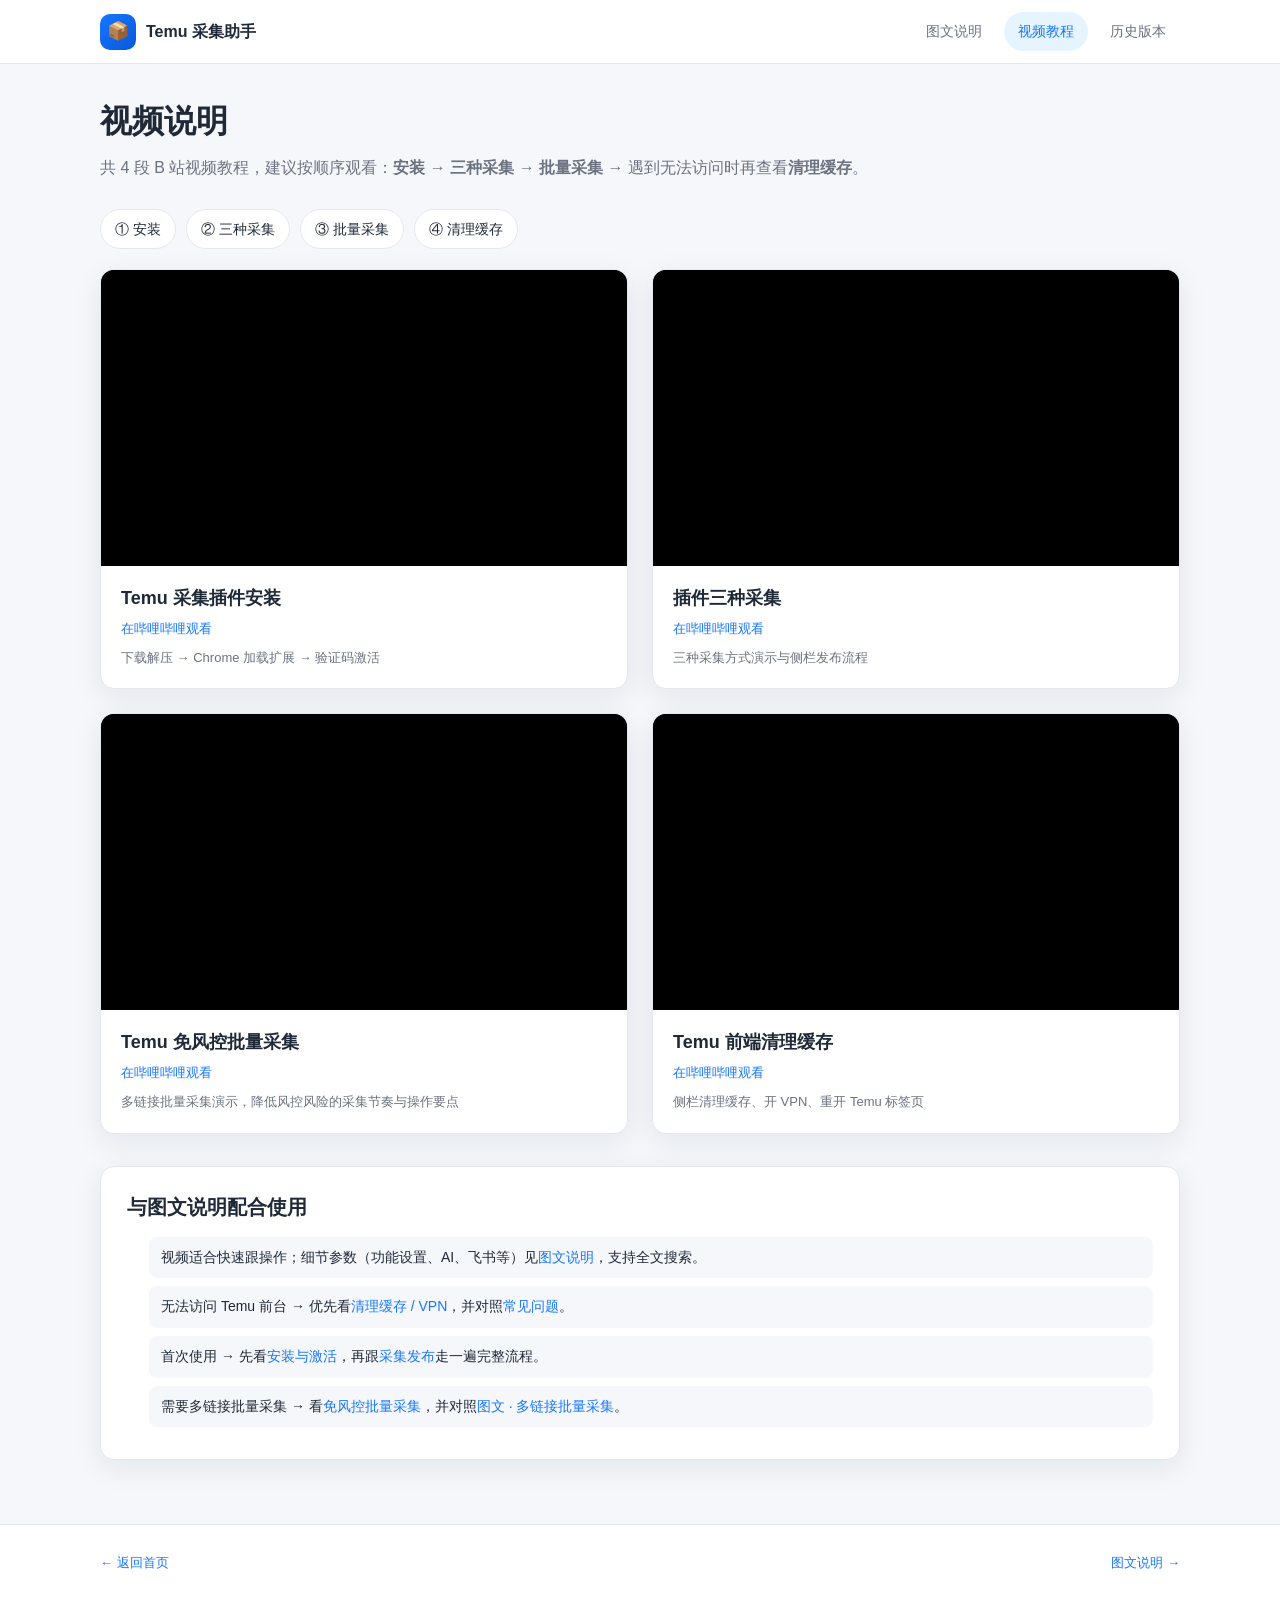
<file: guide/video.html>
<!DOCTYPE html>
<html lang="zh-CN">
<head>
  <meta charset="UTF-8" />
  <meta name="viewport" content="width=device-width, initial-scale=1.0" />
  <meta name="description" content="Temu 采集助手视频教程：安装、采集发布、批量采集、清理缓存与 VPN" />
  <title>视频说明 · Temu 采集助手</title>
  <link rel="stylesheet" href="../css/style.css" />
</head>
<body data-page="video">
  <header class="site-header">
    <div class="container">
      <a class="brand" href="../index.html">
        <span class="brand-icon">📦</span>
        <span>Temu 采集助手</span>
      </a>
      <nav class="nav-links">
        <a href="article.html">图文说明</a>
        <a href="video.html" class="active">视频教程</a>
        <a href="../versions/">历史版本</a>
      </nav>
    </div>
  </header>

  <main class="page-main">
    <div class="container">
      <h1 class="page-title">视频说明</h1>
      <p class="page-desc">共 4 段 B 站视频教程，建议按顺序观看：<strong>安装</strong> → <strong>三种采集</strong> → <strong>批量采集</strong> → 遇到无法访问时再查看<strong>清理缓存</strong>。</p>

      <div class="video-jump">
        <a class="video-jump-link" href="#video-intro">① 安装</a>
        <a class="video-jump-link" href="#video-collect">② 三种采集</a>
        <a class="video-jump-link" href="#video-batch">③ 批量采集</a>
        <a class="video-jump-link" href="#video-troubleshoot">④ 清理缓存</a>
      </div>

      <div class="video-grid" id="video-grid">
        <p class="version-summary">正在加载视频列表…</p>
      </div>

      <section class="guide-block" style="margin-top:32px;">
        <h2>与图文说明配合使用</h2>
        <ul class="feature-list">
          <li>视频适合快速跟操作；细节参数（功能设置、AI、飞书等）见<a href="article.html">图文说明</a>，支持全文搜索。</li>
          <li>无法访问 Temu 前台 → 优先看<a href="#video-troubleshoot">清理缓存 / VPN</a>，并对照<a href="article.html#troubleshoot">常见问题</a>。</li>
          <li>首次使用 → 先看<a href="#video-intro">安装与激活</a>，再跟<a href="#video-collect">采集发布</a>走一遍完整流程。</li>
          <li>需要多链接批量采集 → 看<a href="#video-batch">免风控批量采集</a>，并对照<a href="article.html#collect-batch">图文 · 多链接批量采集</a>。</li>
        </ul>
      </section>
    </div>
  </main>

  <footer class="site-footer">
    <div class="container">
      <a href="../index.html">← 返回首页</a>
      <a href="article.html">图文说明 →</a>
    </div>
  </footer>

  <script src="../js/app.js"></script>
</body>
</html>
</file>
<file: css/style.css>
:root {
  --primary: #1677ff;
  --primary-dark: #0958d9;
  --primary-light: #e6f4ff;
  --accent: #faad14;
  --bg: #f5f7fb;
  --surface: #ffffff;
  --text: #1f2937;
  --text-secondary: #6b7280;
  --border: #e5e7eb;
  --radius: 14px;
  --shadow: 0 8px 30px rgba(15, 23, 42, 0.08);
  --shadow-hover: 0 14px 40px rgba(22, 119, 255, 0.15);
  --max-width: 1080px;
  --header-height: 64px;
}

* {
  box-sizing: border-box;
}

html {
  scroll-behavior: smooth;
}

body {
  margin: 0;
  font-family: -apple-system, BlinkMacSystemFont, "Segoe UI", "PingFang SC",
    "Hiragino Sans GB", "Microsoft YaHei", sans-serif;
  background: var(--bg);
  color: var(--text);
  line-height: 1.6;
  min-height: 100vh;
}

a {
  color: var(--primary);
  text-decoration: none;
}

a:hover {
  text-decoration: underline;
}

img {
  max-width: 100%;
  height: auto;
}

.container {
  width: min(var(--max-width), calc(100% - 32px));
  margin: 0 auto;
}

/* Header */
.site-header {
  position: sticky;
  top: 0;
  z-index: 100;
  height: var(--header-height);
  background: rgba(255, 255, 255, 0.92);
  backdrop-filter: blur(12px);
  border-bottom: 1px solid var(--border);
}

.site-header .container {
  height: 100%;
  display: flex;
  align-items: center;
  justify-content: space-between;
  gap: 16px;
}

.brand {
  display: flex;
  align-items: center;
  gap: 10px;
  font-weight: 700;
  font-size: 16px;
  color: var(--text);
  text-decoration: none;
}

.brand:hover {
  text-decoration: none;
}

.brand-text {
  display: flex;
  flex-direction: column;
  gap: 1px;
  line-height: 1.2;
}

.brand-name {
  font-size: 16px;
  font-weight: 700;
}

.brand-sub {
  font-size: 11px;
  font-weight: 500;
  color: var(--text-secondary);
  letter-spacing: 0.02em;
}

.brand-icon {
  width: 36px;
  height: 36px;
  border-radius: 10px;
  background: linear-gradient(135deg, var(--primary), var(--primary-dark));
  color: #fff;
  display: grid;
  place-items: center;
  font-size: 18px;
  flex-shrink: 0;
}

.nav-links {
  display: flex;
  align-items: center;
  gap: 8px;
  flex-wrap: wrap;
}

.nav-links a {
  padding: 8px 14px;
  border-radius: 999px;
  color: var(--text-secondary);
  font-size: 14px;
  text-decoration: none;
  transition: background 0.2s, color 0.2s;
}

.nav-links a:hover,
.nav-links a.active {
  background: var(--primary-light);
  color: var(--primary);
  text-decoration: none;
}

.version-pill {
  display: inline-flex;
  align-items: center;
  gap: 6px;
  padding: 6px 12px;
  border-radius: 999px;
  background: var(--primary-light);
  color: var(--primary-dark);
  font-size: 12px;
  font-weight: 600;
}

.version-pill .dot {
  width: 8px;
  height: 8px;
  border-radius: 50%;
  background: #52c41a;
}

/* Hero */
.hero {
  padding: 36px 0 20px;
  text-align: center;
}

.hero-home {
  display: grid;
  grid-template-columns: minmax(0, 1.4fr) minmax(260px, 0.8fr);
  gap: 20px;
  align-items: stretch;
  text-align: left;
}

.hero-main {
  padding: 8px 4px 0;
}

.hero-badge {
  display: inline-block;
  padding: 6px 14px;
  border-radius: 999px;
  background: #fff;
  border: 1px solid var(--border);
  color: var(--text-secondary);
  font-size: 13px;
  margin-bottom: 16px;
}

.hero h1 {
  margin: 0 0 10px;
  font-size: clamp(24px, 4vw, 34px);
  line-height: 1.25;
  letter-spacing: -0.02em;
}

.hero p {
  margin: 0 0 18px;
  max-width: 560px;
  color: var(--text-secondary);
  font-size: 15px;
}

.hero-aside {
  display: flex;
}

.hero-aside .download-banner {
  margin: 0;
  max-width: none;
  width: 100%;
  flex-direction: column;
  align-items: flex-start;
  justify-content: space-between;
}

.hero-aside .download-banner .btn {
  width: 100%;
}

.download-banner {
  display: flex;
  flex-wrap: wrap;
  align-items: center;
  justify-content: space-between;
  gap: 16px;
  max-width: 640px;
  margin: 24px auto 0;
  padding: 16px 20px;
  text-align: left;
  background: linear-gradient(135deg, #e6f4ff 0%, #f0f5ff 100%);
  border: 1px solid #bae0ff;
  border-radius: 14px;
  box-shadow: var(--shadow);
}

.download-banner-text {
  display: flex;
  flex-direction: column;
  gap: 4px;
  font-size: 14px;
  color: var(--text-secondary);
}

.download-banner-text strong {
  font-size: 16px;
  color: var(--text);
}

.home-choices {
  margin-top: 8px;
}

/* Choice cards */
.choice-grid {
  display: grid;
  grid-template-columns: repeat(2, minmax(0, 1fr));
  gap: 16px;
  margin: 8px 0 28px;
}

.choice-card {
  position: relative;
  display: flex;
  flex-direction: column;
  padding: 28px;
  background: var(--surface);
  border: 1px solid var(--border);
  border-radius: var(--radius);
  box-shadow: var(--shadow);
  text-decoration: none;
  color: inherit;
  transition: transform 0.25s, box-shadow 0.25s, border-color 0.25s;
  overflow: hidden;
}

.choice-card::before {
  content: "";
  position: absolute;
  inset: 0 0 auto 0;
  height: 4px;
  background: linear-gradient(90deg, var(--primary), #69b1ff);
  opacity: 0;
  transition: opacity 0.25s;
}

.choice-card:hover {
  transform: translateY(-4px);
  box-shadow: var(--shadow-hover);
  border-color: #91caff;
  text-decoration: none;
}

.choice-card:hover::before {
  opacity: 1;
}

.choice-card.video::before {
  background: linear-gradient(90deg, #fa8c16, #ffd666);
}

.choice-icon {
  width: 56px;
  height: 56px;
  border-radius: 14px;
  display: grid;
  place-items: center;
  font-size: 28px;
  margin-bottom: 18px;
}

.choice-card.article .choice-icon {
  background: var(--primary-light);
}

.choice-card.video .choice-icon {
  background: #fff7e6;
}

.choice-card h2 {
  margin: 0 0 8px;
  font-size: 22px;
}

.choice-card p {
  margin: 0 0 20px;
  color: var(--text-secondary);
  font-size: 14px;
  flex: 1;
}

.choice-tags {
  display: flex;
  flex-wrap: wrap;
  gap: 8px;
  margin-bottom: 20px;
}

.tag {
  padding: 4px 10px;
  border-radius: 6px;
  background: var(--bg);
  color: var(--text-secondary);
  font-size: 12px;
}

.choice-cta {
  display: inline-flex;
  align-items: center;
  gap: 6px;
  font-weight: 600;
  color: var(--primary);
  font-size: 15px;
}

.choice-card.video .choice-cta {
  color: #d48806;
}

/* Section */
.section {
  margin-bottom: 36px;
}

.section-header {
  display: flex;
  align-items: flex-end;
  justify-content: space-between;
  gap: 12px;
  margin-bottom: 16px;
}

.section-header h2 {
  margin: 0;
  font-size: 22px;
}

.section-desc {
  margin: 6px 0 0;
  color: var(--text-secondary);
  font-size: 13px;
}

.section-header a {
  font-size: 14px;
  white-space: nowrap;
}

/* Recent feature cards */
.feature-card-grid {
  display: grid;
  grid-template-columns: repeat(4, minmax(0, 1fr));
  gap: 14px;
}

.feature-card {
  display: flex;
  flex-direction: column;
  background: var(--surface);
  border: 1px solid var(--border);
  border-radius: var(--radius);
  overflow: hidden;
  box-shadow: var(--shadow);
  text-decoration: none;
  color: inherit;
  transition: transform 0.2s, box-shadow 0.2s, border-color 0.2s;
  min-height: 100%;
}

.feature-card:hover {
  transform: translateY(-3px);
  box-shadow: var(--shadow-hover);
  border-color: #91caff;
  text-decoration: none;
}

.feature-card-cover {
  position: relative;
  aspect-ratio: 16 / 9;
  background: #eef2f7;
  overflow: hidden;
}

.feature-card-cover img {
  width: 100%;
  height: 100%;
  object-fit: cover;
  object-position: top center;
  display: block;
}

.feature-card-tag {
  position: absolute;
  top: 10px;
  left: 10px;
  padding: 3px 8px;
  border-radius: 999px;
  background: rgba(15, 23, 42, 0.72);
  color: #fff;
  font-size: 11px;
  font-weight: 600;
  backdrop-filter: blur(4px);
}

.feature-card-body {
  display: flex;
  flex-direction: column;
  gap: 8px;
  padding: 14px 14px 16px;
  flex: 1;
}

.feature-card-body h3 {
  margin: 0;
  font-size: 15px;
  line-height: 1.35;
}

.feature-card-body p {
  margin: 0;
  color: var(--text-secondary);
  font-size: 12px;
  line-height: 1.5;
}

.feature-card-steps {
  margin: 2px 0 0;
  padding-left: 16px;
  color: var(--text);
  font-size: 12px;
  line-height: 1.55;
}

.feature-card-steps li {
  margin: 2px 0;
}

.feature-card-cta {
  margin-top: auto;
  padding-top: 8px;
  font-size: 13px;
  font-weight: 600;
  color: var(--primary);
}

.quick-grid {
  background: var(--surface);
  border: 1px solid var(--border);
  border-radius: var(--radius);
  padding: 20px 22px;
  box-shadow: var(--shadow);
}

.quick-grid h2 {
  margin: 0 0 12px;
  font-size: 18px;
}

.quick-chips {
  display: flex;
  flex-wrap: wrap;
  gap: 8px;
}

.quick-chip {
  display: inline-flex;
  align-items: center;
  padding: 8px 12px;
  border-radius: 999px;
  background: var(--bg);
  border: 1px solid var(--border);
  color: var(--text);
  font-size: 13px;
  text-decoration: none;
  transition: border-color 0.15s, background 0.15s, color 0.15s;
}

.quick-chip:hover {
  border-color: #91caff;
  background: var(--primary-light);
  color: var(--primary-dark);
  text-decoration: none;
}

.quick-note {
  margin: 12px 0 0;
  color: var(--text-secondary);
  font-size: 12px;
}

/* Version timeline */
.version-list {
  display: flex;
  flex-direction: column;
  gap: 16px;
}

.version-item {
  background: var(--surface);
  border: 1px solid var(--border);
  border-radius: var(--radius);
  padding: 20px 22px;
  box-shadow: var(--shadow);
}

.version-item.latest {
  border-color: #91caff;
  background: linear-gradient(180deg, #f0f7ff 0%, #fff 120px);
}

.version-item-head {
  display: flex;
  flex-wrap: wrap;
  align-items: center;
  gap: 10px 16px;
  margin-bottom: 10px;
}

.version-number {
  font-size: 20px;
  font-weight: 700;
}

.version-date {
  color: var(--text-secondary);
  font-size: 14px;
}

.status-badge {
  padding: 2px 10px;
  border-radius: 999px;
  font-size: 12px;
  font-weight: 600;
}

.status-badge.latest {
  background: #f6ffed;
  color: #389e0d;
  border: 1px solid #b7eb8f;
}

.status-badge.stable {
  background: #e6f4ff;
  color: #0958d9;
  border: 1px solid #91caff;
}

.status-badge.archived {
  background: #f5f5f5;
  color: #8c8c8c;
  border: 1px solid #d9d9d9;
}

.version-summary {
  margin: 0 0 12px;
  color: var(--text-secondary);
  font-size: 14px;
}

.version-highlights {
  margin: 0;
  padding-left: 20px;
  color: var(--text);
  font-size: 14px;
}

.version-highlights li {
  margin: 4px 0;
}

.version-actions {
  display: flex;
  flex-wrap: wrap;
  gap: 10px;
  margin-top: 14px;
}

.btn {
  display: inline-flex;
  align-items: center;
  justify-content: center;
  gap: 6px;
  padding: 10px 18px;
  border-radius: 10px;
  border: 1px solid transparent;
  font-size: 14px;
  font-weight: 600;
  cursor: pointer;
  text-decoration: none;
  transition: background 0.2s, border-color 0.2s, transform 0.15s;
}

.btn:hover {
  text-decoration: none;
  transform: translateY(-1px);
}

.btn-primary {
  background: var(--primary);
  color: #fff;
}

.btn-primary:hover {
  background: var(--primary-dark);
  color: #fff;
}

.btn-outline {
  background: #fff;
  border-color: var(--border);
  color: var(--text);
}

.btn-outline:hover {
  border-color: #91caff;
  color: var(--primary);
}

.btn-sm {
  padding: 6px 12px;
  font-size: 13px;
  border-radius: 8px;
}

/* Article guide page */
.page-main {
  padding: 32px 0 64px;
}

.page-title {
  margin: 0 0 8px;
  font-size: clamp(24px, 4vw, 32px);
}

.page-desc {
  margin: 0 0 28px;
  color: var(--text-secondary);
}

.guide-layout {
  display: grid;
  grid-template-columns: 240px minmax(0, 1fr);
  gap: 28px;
  align-items: start;
}

.guide-toc {
  position: sticky;
  top: calc(var(--header-height) + 20px);
  background: var(--surface);
  border: 1px solid var(--border);
  border-radius: var(--radius);
  padding: 16px;
  box-shadow: var(--shadow);
  max-height: calc(100vh - var(--header-height) - 40px);
  overflow-y: auto;
}

.guide-toc .toc-group {
  margin: 14px 0 6px;
  padding-top: 10px;
  border-top: 1px solid var(--border);
  font-size: 11px;
  font-weight: 700;
  color: var(--text-secondary);
  letter-spacing: 0.04em;
}

.guide-toc .toc-group:first-of-type {
  margin-top: 0;
  padding-top: 0;
  border-top: none;
}

.guide-toc h3 {
  margin: 0 0 12px;
  font-size: 14px;
  color: var(--text-secondary);
}

.guide-toc a {
  display: block;
  padding: 6px 10px;
  border-radius: 8px;
  color: var(--text-secondary);
  font-size: 13px;
  text-decoration: none;
}

.guide-toc a:hover,
.guide-toc a.active {
  background: var(--primary-light);
  color: var(--primary);
}

.guide-category {
  margin: 28px 0 16px;
  padding: 10px 14px;
  background: linear-gradient(90deg, var(--primary-light), transparent);
  border-left: 4px solid var(--primary);
  border-radius: 0 8px 8px 0;
  font-size: 15px;
  font-weight: 700;
  color: var(--primary-dark);
}

.feature-list {
  margin: 0;
  padding: 0;
  list-style: none;
}

.feature-list li {
  margin: 0 0 10px;
  padding: 10px 12px;
  background: var(--bg);
  border-radius: 8px;
  font-size: 14px;
  line-height: 1.55;
}

.feature-list li strong {
  color: var(--primary-dark);
}

.badge-restrict {
  display: inline-block;
  margin-left: 6px;
  padding: 1px 6px;
  border-radius: 4px;
  background: #fff7e6;
  color: #d46b08;
  font-size: 11px;
  font-weight: 600;
}

.guide-content {
  display: flex;
  flex-direction: column;
  gap: 20px;
}

/* 图文指引截图 */
.guide-figure {
  margin: 18px 0 0;
  border: 1px solid var(--border);
  border-radius: 12px;
  overflow: hidden;
  background: #fafafa;
  box-shadow: 0 4px 18px rgba(15, 23, 42, 0.06);
}

.guide-figure-media {
  position: relative;
  line-height: 0;
}

.guide-figure img {
  display: block;
  width: 100%;
}

.guide-pin {
  position: absolute;
  z-index: 2;
  transform: translate(-50%, -50%);
  width: 26px;
  height: 26px;
  border-radius: 50%;
  border: 2px solid #fff;
  background: #ff4d4f;
  color: #fff;
  font-size: 12px;
  font-weight: 800;
  line-height: 22px;
  text-align: center;
  cursor: pointer;
  box-shadow: 0 2px 8px rgba(0, 0, 0, 0.35);
  transition: transform 0.15s ease, box-shadow 0.15s ease, background 0.15s ease;
  user-select: none;
}

.guide-pin:hover,
.guide-pin.is-active {
  transform: translate(-50%, -50%) scale(1.15);
  background: #1677ff;
  box-shadow: 0 4px 14px rgba(22, 119, 255, 0.45);
  z-index: 3;
}

.guide-caption {
  margin: 0;
  padding: 10px 14px;
  font-size: 13px;
  color: var(--text-secondary);
  background: var(--bg);
  border-top: 1px solid var(--border);
  text-align: center;
}

.guide-callout {
  margin-top: 16px;
  padding: 16px 18px;
  border-radius: 10px;
  background: var(--primary-light);
  border: 1px solid #bae0ff;
}

.guide-callout-title {
  margin-bottom: 10px;
  font-size: 14px;
  font-weight: 700;
  color: var(--primary-dark);
}

.guide-pin-list {
  margin: 0;
  padding-left: 22px;
  font-size: 14px;
}

.guide-pin-list li {
  margin: 6px 0;
  padding: 4px 8px;
  margin-left: -8px;
  border-radius: 6px;
  transition: background 0.15s ease;
}

.guide-pin-list li.is-highlighted {
  background: rgba(22, 119, 255, 0.12);
}

.guide-pin-list .pin-num {
  display: inline-flex;
  align-items: center;
  justify-content: center;
  width: 20px;
  height: 20px;
  margin-right: 4px;
  border-radius: 50%;
  background: #ff4d4f;
  color: #fff;
  font-size: 11px;
  font-weight: 800;
  vertical-align: middle;
}

.guide-pin-list li.is-highlighted .pin-num {
  background: #1677ff;
}

.guide-pin-list strong {
  color: var(--text);
}

/* 搜索 */
.guide-search-wrap {
  position: relative;
  margin-bottom: 20px;
  z-index: 50;
}

.guide-search {
  display: flex;
  align-items: center;
  gap: 10px;
  padding: 10px 14px;
  background: var(--surface);
  border: 1px solid var(--border);
  border-radius: 12px;
  box-shadow: var(--shadow);
}

.guide-search:focus-within {
  border-color: var(--primary);
  box-shadow: 0 0 0 3px rgba(22, 119, 255, 0.12);
}

.guide-search-icon {
  font-size: 16px;
  opacity: 0.55;
  flex-shrink: 0;
}

.guide-search-input {
  flex: 1;
  border: none;
  outline: none;
  font-size: 15px;
  background: transparent;
  color: var(--text);
  min-width: 0;
}

.guide-search-input::placeholder {
  color: var(--text-secondary);
}

.guide-search-kbd {
  flex-shrink: 0;
  padding: 3px 8px;
  border-radius: 6px;
  background: var(--bg);
  border: 1px solid var(--border);
  font-size: 11px;
  color: var(--text-secondary);
  font-family: inherit;
}

.guide-search-results {
  position: absolute;
  left: 0;
  right: 0;
  top: calc(100% + 8px);
  max-height: min(420px, 60vh);
  overflow: auto;
  background: var(--surface);
  border: 1px solid var(--border);
  border-radius: 12px;
  box-shadow: var(--shadow-hover);
  padding: 8px;
}

.guide-search-count,
.guide-search-empty {
  margin: 6px 10px 8px;
  font-size: 13px;
  color: var(--text-secondary);
}

.guide-search-item {
  display: block;
  padding: 10px 12px;
  border-radius: 8px;
  color: inherit;
  text-decoration: none;
}

.guide-search-item:hover {
  background: var(--primary-light);
  text-decoration: none;
}

.guide-search-item-title {
  display: block;
  font-weight: 700;
  font-size: 14px;
  color: var(--text);
  margin-bottom: 4px;
}

.guide-search-item-snippet {
  display: block;
  font-size: 12px;
  color: var(--text-secondary);
  line-height: 1.5;
}

.guide-search-item-snippet mark,
.search-highlight {
  background: #ffe58f;
  color: inherit;
  padding: 0 2px;
  border-radius: 2px;
}

.guide-block.search-dimmed {
  opacity: 0.38;
  pointer-events: none;
}

.guide-block.search-match {
  opacity: 1;
}

.guide-block.search-flash {
  animation: searchFlash 1.2s ease;
}

@keyframes searchFlash {
  0% { box-shadow: 0 0 0 0 rgba(22, 119, 255, 0.45); }
  40% { box-shadow: 0 0 0 4px rgba(22, 119, 255, 0.25); }
  100% { box-shadow: var(--shadow); }
}

.guide-sub-sm {
  font-size: 15px;
  margin-top: 24px;
}

.home-search {
  display: flex;
  gap: 10px;
  max-width: 560px;
  margin: 0;
}

.hero-home .home-search {
  max-width: none;
}

.home-search-input {
  flex: 1;
  padding: 12px 16px;
  border: 1px solid var(--border);
  border-radius: 10px;
  font-size: 15px;
  background: var(--surface);
  box-shadow: var(--shadow);
}

.home-search-input:focus {
  outline: none;
  border-color: var(--primary);
  box-shadow: 0 0 0 3px rgba(22, 119, 255, 0.12);
}

.home-search-btn {
  padding: 12px 20px;
  border: none;
  border-radius: 10px;
  background: var(--primary);
  color: #fff;
  font-size: 15px;
  font-weight: 600;
  cursor: pointer;
}

.home-search-btn:hover {
  background: var(--primary-dark);
}

.guide-block {
  background: var(--surface);
  border: 1px solid var(--border);
  border-radius: var(--radius);
  padding: 24px 26px;
  box-shadow: var(--shadow);
  scroll-margin-top: calc(var(--header-height) + 20px);
}

.guide-block h2 {
  margin: 0 0 14px;
  font-size: 20px;
  display: flex;
  align-items: center;
  gap: 10px;
}

.step-num {
  width: 28px;
  height: 28px;
  border-radius: 8px;
  background: var(--primary);
  color: #fff;
  display: grid;
  place-items: center;
  font-size: 14px;
  font-weight: 700;
  flex-shrink: 0;
}

.guide-block ol,
.guide-block ul {
  margin: 0;
  padding-left: 22px;
}

.guide-block li {
  margin: 8px 0;
}

.guide-sub {
  margin: 20px 0 10px;
  font-size: 16px;
  font-weight: 700;
  color: var(--text);
}

.guide-table {
  width: 100%;
  border-collapse: collapse;
  margin: 12px 0 16px;
  font-size: 14px;
}

.guide-table th,
.guide-table td {
  border: 1px solid var(--border);
  padding: 10px 12px;
  text-align: left;
}

.guide-table th {
  background: var(--bg);
  font-weight: 600;
}

.guide-table code {
  font-size: 13px;
}

.step-detail {
  margin: 10px 0 0;
  padding: 12px 14px;
  background: var(--bg);
  border-radius: 8px;
  font-size: 14px;
  color: var(--text-secondary);
}

.step-detail strong {
  color: var(--text);
}

.btn-list {
  display: flex;
  flex-wrap: wrap;
  gap: 8px;
  margin: 10px 0 0;
}

.btn-tag {
  display: inline-block;
  padding: 4px 10px;
  border-radius: 6px;
  background: var(--primary-light);
  color: var(--primary-dark);
  font-size: 12px;
  font-weight: 600;
}

.tip-box {
  margin-top: 16px;
  padding: 14px 16px;
  border-radius: 10px;
  background: #fffbe6;
  border: 1px solid #ffe58f;
  color: #ad6800;
  font-size: 14px;
}

.warn-box {
  margin-top: 16px;
  padding: 14px 16px;
  border-radius: 10px;
  background: #fff2f0;
  border: 1px solid #ffccc7;
  color: #cf1322;
  font-size: 14px;
}

.img-placeholder {
  margin-top: 16px;
  padding: 40px 20px;
  border: 2px dashed var(--border);
  border-radius: 12px;
  background: var(--bg);
  text-align: center;
  color: var(--text-secondary);
  font-size: 14px;
}

/* Video page */
.video-grid {
  display: grid;
  grid-template-columns: 1fr;
  gap: 24px;
  max-width: 960px;
}

@media (min-width: 900px) {
  .video-grid {
    max-width: none;
    grid-template-columns: repeat(auto-fill, minmax(420px, 1fr));
  }
}

.video-jump {
  display: flex;
  flex-wrap: wrap;
  gap: 10px;
  margin: 0 0 20px;
}

.video-jump-link {
  display: inline-flex;
  align-items: center;
  padding: 8px 14px;
  border-radius: 999px;
  background: var(--surface);
  border: 1px solid var(--border);
  color: var(--text);
  font-size: 14px;
  font-weight: 500;
  text-decoration: none;
  transition: border-color 0.15s, background 0.15s;
}

.video-jump-link:hover {
  border-color: var(--primary);
  background: #eff6ff;
  color: var(--primary);
}

.video-card {
  background: var(--surface);
  border: 1px solid var(--border);
  border-radius: var(--radius);
  overflow: hidden;
  box-shadow: var(--shadow);
}

.video-embed {
  aspect-ratio: 16 / 9;
  background: #111827;
  display: grid;
  place-items: center;
  color: #9ca3af;
  font-size: 14px;
}

.video-embed iframe,
.video-embed video {
  width: 100%;
  height: 100%;
  border: 0;
  display: block;
  object-fit: contain;
  background: #000;
}

.video-body {
  padding: 18px 20px 20px;
}

.video-body h3 {
  margin: 0 0 6px;
  font-size: 18px;
}

.video-meta {
  color: var(--text-secondary);
  font-size: 13px;
  margin-bottom: 8px;
}

.video-note {
  margin: 0;
  color: var(--text-secondary);
  font-size: 13px;
}

.empty-video {
  padding: 48px 24px;
  text-align: center;
  background: var(--surface);
  border: 1px dashed var(--border);
  border-radius: var(--radius);
  color: var(--text-secondary);
}

/* Footer */
.site-footer {
  margin-top: auto;
  padding: 28px 0;
  border-top: 1px solid var(--border);
  background: #fff;
  color: var(--text-secondary);
  font-size: 13px;
}

.site-footer .container {
  display: flex;
  flex-wrap: wrap;
  align-items: center;
  justify-content: space-between;
  gap: 12px;
}

/* Responsive */
@media (max-width: 1100px) {
  .feature-card-grid {
    grid-template-columns: repeat(3, minmax(0, 1fr));
  }
}

@media (max-width: 860px) {
  .hero-home {
    grid-template-columns: 1fr;
    text-align: left;
  }

  .choice-grid {
    grid-template-columns: 1fr;
  }

  .feature-card-grid {
    grid-template-columns: repeat(2, minmax(0, 1fr));
  }

  .section-header {
    align-items: flex-start;
    flex-direction: column;
  }

  .guide-layout {
    grid-template-columns: 1fr;
  }

  .guide-toc {
    position: static;
    display: flex;
    flex-wrap: wrap;
    gap: 8px;
  }

  .guide-toc h3 {
    width: 100%;
  }

  .guide-toc a {
    padding: 6px 12px;
    background: var(--bg);
  }

  .nav-links .hide-mobile {
    display: none;
  }

  .guide-pin {
    width: 22px;
    height: 22px;
    font-size: 10px;
    line-height: 18px;
    border-width: 1.5px;
  }

  .guide-pin-list .pin-num {
    width: 18px;
    height: 18px;
    font-size: 10px;
  }
}

@media (max-width: 560px) {
  .feature-card-grid {
    grid-template-columns: 1fr;
  }

  .brand-sub {
    display: none;
  }
}
</file>
